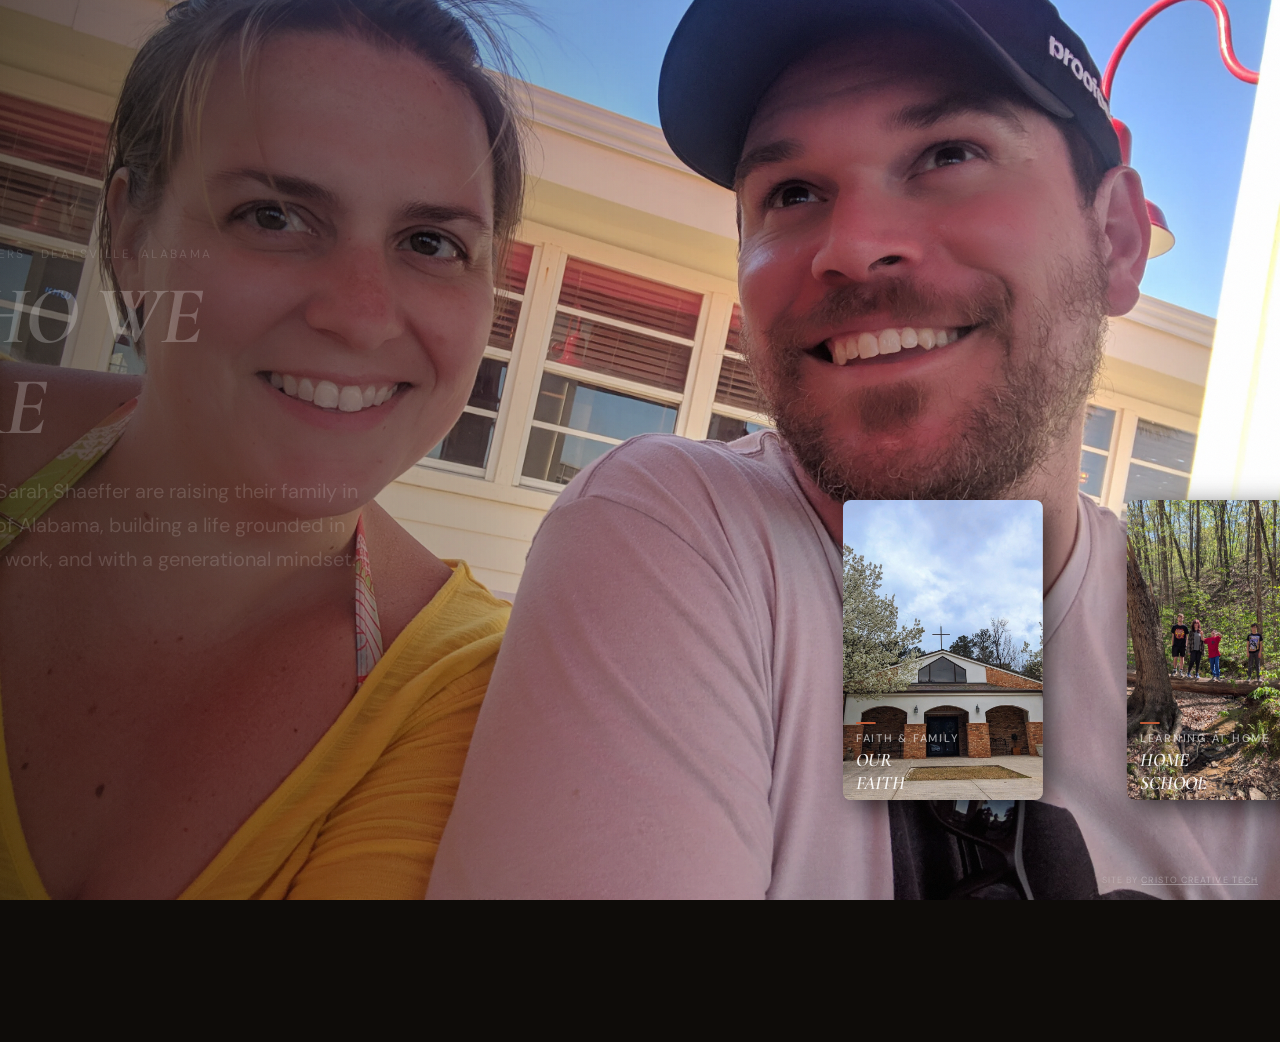
<file: index.html>
<!DOCTYPE html>
<html lang="en">
<head>
  <meta charset="UTF-8">
  <!-- Google tag (gtag.js) -->
  <script async src="https://www.googletagmanager.com/gtag/js?id=G-ZSSDC7WDNK"></script>
  <script>
    window.dataLayer = window.dataLayer || [];
    function gtag(){dataLayer.push(arguments);}
    gtag('js', new Date());
    gtag('config', 'G-ZSSDC7WDNK');
  </script>
  <meta name="viewport" content="width=device-width, initial-scale=1.0, viewport-fit=cover">
  <title>The Shaeffers | Faith &amp; Family in Alabama</title>
  <meta name="description" content="Matt and Sarah Shaeffer are raising their family in the heart of Alabama, rooted in Christian faith, homeschooling, and Southern community.">
  <meta name="keywords" content="Shaeffer family, Alabama family, Christian homeschool, Deatsville Alabama, faith family Southern life">
  <link rel="canonical" href="https://theshaeffers.com">
  <link rel="manifest" href="/manifest.json">
  <link rel="apple-touch-icon" href="/icons/icon.svg">
  <meta name="theme-color" content="#c05a35">
  <meta property="og:type" content="website">
  <meta property="og:url" content="https://theshaeffers.com">
  <meta property="og:title" content="The Shaeffers | Faith &amp; Family in Alabama">
  <meta property="og:description" content="Matt and Sarah Shaeffer are raising their family in the heart of Alabama, rooted in Christian faith, homeschooling, and Southern community.">
  <meta property="og:image" content="https://theshaeffers.com/images/mattandsarah.webp">
  <meta name="twitter:card" content="summary_large_image">
  <meta name="twitter:title" content="The Shaeffers | Faith &amp; Family in Alabama">
  <meta name="twitter:description" content="Matt and Sarah Shaeffer raising their family in Alabama, rooted in faith.">
  <meta name="twitter:image" content="https://theshaeffers.com/images/mattandsarah.webp">
  <script type="application/ld+json">
  {"@context":"https://schema.org","@type":"WebSite","name":"The Shaeffers","url":"https://theshaeffers.com","description":"The Shaeffer family: faith, homeschooling, and Southern life in Deatsville, Alabama."}
  </script>
  <link rel="preconnect" href="https://fonts.googleapis.com">
  <link rel="preconnect" href="https://fonts.gstatic.com" crossorigin>
  <link href="https://fonts.googleapis.com/css2?family=Cormorant+Garamond:ital,wght@0,300;0,400;0,500;0,600;0,700;1,300;1,400;1,500;1,600;1,700&family=DM+Sans:wght@300;400;500;600&display=swap" rel="stylesheet">
  <link href="https://fonts.googleapis.com/css2?family=Material+Symbols+Outlined:opsz,wght,FILL,GRAD@20..48,100..700,0..1,-50..200" rel="stylesheet">
  <style>
    *, *::before, *::after { box-sizing: border-box; margin: 0; padding: 0; }

    :root {
      --clay:       #c05a35;
      --clay-dark:  #a04828;
      --amber:      #c8913a;
      --dark:       #0e0c09;
      --text-hi:    rgba(255, 255, 255, 0.93);
      --text-mid:   rgba(255, 255, 255, 0.60);
      --text-lo:    rgba(255, 255, 255, 0.30);
    }

    html, body { width: 100%; height: 100%; overflow: hidden; }

    body {
      background: var(--dark);
      color: var(--text-hi);
      font-family: 'DM Sans', sans-serif;
      position: relative;
    }

    /* Grain */
    body::after {
      content: '';
      position: fixed;
      inset: 0;
      background-image: url("data:image/svg+xml,%3Csvg viewBox='0 0 512 512' xmlns='http://www.w3.org/2000/svg'%3E%3Cfilter id='n'%3E%3CfeTurbulence type='fractalNoise' baseFrequency='0.8' numOctaves='4' stitchTiles='stitch'/%3E%3C/filter%3E%3Crect width='100%25' height='100%25' filter='url(%23n)'/%3E%3C/svg%3E");
      background-size: 180px 180px;
      opacity: 0.038;
      pointer-events: none;
      z-index: 9000;
    }

    /* Left vignette to keep details readable over any image */
    .vignette {
      position: fixed;
      inset: 0;
      background: linear-gradient(
        to right,
        rgba(14, 12, 9, 0.62) 0%,
        rgba(14, 12, 9, 0.18) 45%,
        transparent 70%
      );
      z-index: 21;
      pointer-events: none;
    }

    /* ─── Cards ─────────────────────────────────── */
    .card {
      position: absolute;
      left: 0; top: 0;
      background-position: center;
      background-size: cover;
      box-shadow: 8px 8px 28px rgba(0,0,0,0.7);
    }

    .card-content {
      position: absolute;
      left: 0; top: 0;
      padding: 12px 13px;
      pointer-events: none;
    }

    .content-bar {
      width: 20px; height: 2px;
      border-radius: 99px;
      background: var(--clay);
      margin-bottom: 7px;
    }

    .content-section {
      font-size: 11px;
      font-weight: 500;
      letter-spacing: 0.16em;
      text-transform: uppercase;
      color: var(--text-mid);
      margin-bottom: 4px;
    }

    .content-t1, .content-t2 {
      font-family: 'Cormorant Garamond', serif;
      font-weight: 600;
      font-style: italic;
      font-size: 19px;
      line-height: 1.2;
      color: var(--text-hi);
    }

    /* ─── Details overlay ────────────────────────── */
    .details {
      position: absolute;
      top: 228px;
      left: 58px;
      z-index: 22;
      max-width: 500px;
    }

    .details .place-box { height: 46px; overflow: hidden; }

    .details .place-box .text {
      padding-top: 18px;
      font-size: 12px;
      font-weight: 400;
      letter-spacing: 0.2em;
      text-transform: uppercase;
      color: var(--text-mid);
      position: relative;
    }

    .details .place-box .text::before {
      content: '';
      position: absolute;
      top: 0; left: 0;
      width: 26px; height: 1.5px;
      border-radius: 99px;
      background: var(--clay);
    }

    .details .title-box-1,
    .details .title-box-2 {
      height: 90px;
      overflow: hidden;
      margin-top: 1px;
    }

    .details .title-1,
    .details .title-2 {
      font-family: 'Cormorant Garamond', serif;
      font-weight: 700;
      font-style: italic;
      font-size: 82px;
      line-height: 1.01;
      letter-spacing: -0.025em;
    }

    .details .desc {
      margin-top: 18px;
      font-size: 20px;
      line-height: 1.7;
      color: var(--text-mid);
      font-weight: 400;
      max-width: 480px;
    }

    /* ─── Navigation ──────────────────────────────── */
    nav {
      position: fixed;
      left: 0; top: 0; right: 0;
      z-index: 50;
      display: flex;
      align-items: center;
      justify-content: space-between;
      padding: 22px 42px;
      background: linear-gradient(to bottom, rgba(14,12,9,0.68) 0%, transparent 100%);
    }

    .nav-brand {
      display: flex;
      align-items: center;
      gap: 13px;
      text-decoration: none;
    }

    .nav-monogram {
      width: 34px; height: 34px;
      border: 1px solid rgba(255,255,255,0.17);
      border-radius: 50%;
      display: grid;
      place-items: center;
      font-family: 'Cormorant Garamond', serif;
      font-weight: 600;
      font-style: italic;
      font-size: 17px;
      color: var(--text-mid);
      transition: border-color 0.22s;
    }

    .nav-brand:hover .nav-monogram { border-color: rgba(255,255,255,0.38); }

    .nav-title {
      font-family: 'Cormorant Garamond', serif;
      font-weight: 500;
      font-style: italic;
      font-size: 22px;
      letter-spacing: 0.03em;
      color: var(--text-hi);
    }

    .nav-links {
      display: flex;
      align-items: center;
      gap: 30px;
    }

    .nav-links a {
      font-size: 10px;
      font-weight: 500;
      letter-spacing: 0.17em;
      text-transform: uppercase;
      color: var(--text-mid);
      text-decoration: none;
      position: relative;
      transition: color 0.2s;
    }

    .nav-links a:hover { color: var(--text-hi); }

    .nav-links a.active { color: var(--text-hi); }

    .nav-links a.active::after {
      content: '';
      position: absolute;
      bottom: -6px; left: 0; right: 0;
      height: 1.5px;
      border-radius: 99px;
      background: var(--clay);
    }

    /* ─── Indicator ───────────────────────────────── */
    .indicator {
      position: fixed;
      left: 0; right: 0; top: 0;
      height: 2px;
      z-index: 60;
      background: var(--clay);
    }

    /* ─── Pagination ──────────────────────────────── */
    .pagination {
      position: absolute;
      display: inline-flex;
      align-items: center;
    }

    .pagination .arrow {
      z-index: 60;
      width: 44px; height: 44px;
      border-radius: 50%;
      border: 1px solid rgba(255,255,255,0.17);
      display: grid;
      place-items: center;
      cursor: pointer;
      background: rgba(14,12,9,0.25);
      -webkit-backdrop-filter: blur(6px);
      backdrop-filter: blur(6px);
      transition: all 0.22s;
    }

    .pagination .arrow:hover {
      border-color: rgba(255,255,255,0.38);
      background: rgba(255,255,255,0.06);
    }

    .pagination .arrow-right { margin-left: 10px; }

    .pagination .arrow svg {
      width: 18px; height: 18px;
      stroke-width: 1.5;
      color: rgba(255,255,255,0.65);
    }

    .pagination .progress-sub-container {
      margin-left: 22px;
      z-index: 60;
      width: 300px; height: 44px;
      display: flex;
      align-items: center;
    }

    .pagination .progress-sub-background {
      width: 300px; height: 1.5px;
      background: rgba(255,255,255,0.12);
    }

    .pagination .progress-sub-foreground {
      height: 1.5px;
      background: var(--clay);
    }

    .pagination .slide-numbers {
      width: 44px; height: 44px;
      overflow: hidden;
      z-index: 60;
      position: relative;
    }

    .pagination .slide-numbers .item {
      width: 44px; height: 44px;
      position: absolute;
      top: 0; left: 0;
      display: grid;
      place-items: center;
      font-family: 'Cormorant Garamond', serif;
      font-size: 26px;
      font-weight: 600;
      color: var(--text-hi);
    }

    /* ─── Intro cover ─────────────────────────────── */
    .cover {
      position: absolute;
      left: 0; top: 0;
      width: 100vw; height: 100vh;
      background: var(--dark);
      z-index: 100;
    }

    /* ─── Site credit ─────────────────────────────── */
    .site-credit {
      position: fixed;
      bottom: 14px; right: 22px;
      z-index: 22;
      font-size: 9px;
      letter-spacing: 0.12em;
      text-transform: uppercase;
      color: rgba(255,255,255,0.22);
      pointer-events: none;
    }
    .site-credit a {
      color: rgba(255,255,255,0.32);
      pointer-events: auto;
      transition: color 0.2s;
    }
    .site-credit a:hover { color: rgba(255,255,255,0.62); }

    /* ─── Mobile swipe cue (hint → dots) ────────── */
    .mobile-cue {
      display: none;
      position: fixed;
      left: 0; right: 0;
      bottom: calc(86px + env(safe-area-inset-bottom));
      z-index: 55;
      height: 18px;
      place-items: center;
      pointer-events: none;
      opacity: 0;
      transition: opacity 0.6s ease;
    }
    .mobile-cue.ready { opacity: 1; }
    .mobile-cue > * {
      grid-area: 1 / 1;
      transition: opacity 0.5s ease;
    }

    .cue-hint {
      display: flex;
      align-items: center;
      gap: 8px;
      font-family: 'DM Sans', sans-serif;
      font-size: 10px;
      font-weight: 400;
      letter-spacing: 0.22em;
      text-transform: uppercase;
      color: rgba(255,255,255,0.55);
      text-shadow: 0 1px 6px rgba(14,12,9,0.6);
    }
    .cue-hint svg {
      width: 15px; height: 15px;
      animation: cue-nudge 1.9s ease-in-out infinite;
    }
    @keyframes cue-nudge {
      0%, 100% { transform: translateX(-2px); opacity: 0.5; }
      50%      { transform: translateX(4px);  opacity: 1;   }
    }
    .mobile-cue.dots-only .cue-hint { opacity: 0; }

    .slide-dots {
      display: flex;
      align-items: center;
      gap: 7px;
      opacity: 0;
    }
    .mobile-cue.dots-only .slide-dots { opacity: 1; }
    .slide-dots .dot {
      width: 6px; height: 6px;
      border-radius: 99px;
      background: rgba(255,255,255,0.3);
      transition: width 0.5s cubic-bezier(0.4, 0, 0.2, 1), background 0.5s ease;
    }
    .slide-dots .dot.on {
      width: 20px;
      background: var(--clay);
    }

    @media (prefers-reduced-motion: reduce) {
      .cue-hint svg { animation: none; }
    }

    /* ─── Bottom Nav ────────────────────────────────── */
    .bottom-nav-home {
      display: none;
      position: fixed;
      top: auto;
      bottom: 0;
      left: 0;
      width: 100%;
      z-index: 60;
      justify-content: space-around;
      align-items: center;
      padding: 0.6rem 1rem calc(1.4rem + env(safe-area-inset-bottom));
      background: rgba(14, 12, 9, 0.86);
      backdrop-filter: blur(16px);
      -webkit-backdrop-filter: blur(16px);
      border-top: 1px solid rgba(255,255,255,0.07);
    }
    .bn-item {
      display: flex;
      flex-direction: column;
      align-items: center;
      gap: 0.15rem;
      padding: 0.3rem 1rem;
      border-radius: 0.5rem;
      color: rgba(255,255,255,0.45);
      font-family: 'Cormorant Garamond', serif;
      font-style: italic;
      font-size: 0.65rem;
      letter-spacing: 0.05em;
      text-decoration: none;
      transition: color 0.2s ease;
    }
    .bn-item .material-symbols-outlined {
      font-size: 1.35rem;
      font-variation-settings: 'FILL' 0, 'wght' 300, 'GRAD' 0, 'opsz' 24;
    }
    .bn-item.active {
      color: var(--clay);
    }
    .bn-item:hover { color: rgba(255,255,255,0.8); }

    /* ─── Mobile ──────────────────────────────────── */
    @media (max-width: 767px) {
      /* Switch vignette from left-grad to bottom-grad so images are visible */
      .vignette {
        background: linear-gradient(
          to top,
          rgba(14, 12, 9, 0.82) 0%,
          rgba(14, 12, 9, 0.35) 38%,
          transparent 62%
        );
      }
      .details {
        top: auto !important;
        bottom: calc(114px + env(safe-area-inset-bottom));
        left: 24px;
        right: 24px;
        max-width: none;
      }
      .details .title-1, .details .title-2 {
        font-size: 46px;
      }
      .details .title-box-1, .details .title-box-2 {
        height: 52px;
      }
      .details .desc { font-size: 18px; max-width: 100%; }
      .nav-links { display: none; }
      .bottom-nav-home { display: flex; }
      /* Hide pagination arrows on mobile; carousel auto-advances */
      .pagination { display: none !important; }
      /* Swipe cue stands in for the desktop pagination bar */
      .mobile-cue { display: grid; }
    }

    /* ─── Short phones (iPhone SE / 8 class) ─────── */
    /* The long slides already fill these screens, so the cue gives up its
       text row and tucks the dots into the strip above the bottom nav. */
    @media (max-width: 767px) and (max-height: 620px) {
      .details { bottom: calc(90px + env(safe-area-inset-bottom)); }
      .mobile-cue {
        bottom: calc(82px + env(safe-area-inset-bottom));
        height: 6px;
      }
      .cue-hint { display: none; }
      .slide-dots { opacity: 1; }
    }
  </style>
</head>
<body>

  <div class="indicator"></div>
  <div class="vignette"></div>

  <nav>
    <a class="nav-brand" href="index.html">
      <div class="nav-monogram">S</div>
      <span class="nav-title">The Shaeffers</span>
    </a>
    <div class="nav-links">
      <a href="index.html" class="active">Home</a>
      <a href="projects.html">Projects</a>
      <a href="curriculum.html">Curriculum</a>
    </div>
  </nav>

  <div id="demo"></div>

  <!-- Details: even (initialized with card 0 data) -->
  <div class="details" id="details-even">
    <div class="place-box"><div class="text">The Shaeffers · Deatsville, Alabama</div></div>
    <div class="title-box-1"><div class="title-1">WHO WE</div></div>
    <div class="title-box-2"><div class="title-2">ARE</div></div>
    <div class="desc">Matt and Sarah Shaeffer are raising their family in the heart of Alabama, building a life grounded in faith, hard work, and with a generational mindset.</div>
  </div>

  <!-- Details: odd (content swapped in before shown) -->
  <div class="details" id="details-odd">
    <div class="place-box"><div class="text">The Shaeffers · Deatsville, Alabama</div></div>
    <div class="title-box-1"><div class="title-1">WHO WE</div></div>
    <div class="title-box-2"><div class="title-2">ARE</div></div>
    <div class="desc">Matt and Sarah Shaeffer are raising their family in the heart of Alabama, building a life grounded in faith, hard work, and with a generational mindset.</div>
  </div>

  <div class="site-credit">Site by <a href="https://cristocreativetech.com" target="_blank" rel="noopener">Cristo Creative Tech</a></div>

  <!-- Mobile only: swipe hint that cross-fades into slide dots -->
  <div class="mobile-cue" id="mobile-cue">
    <div class="cue-hint">
      <span>Swipe</span>
      <svg viewBox="0 0 24 24" fill="none" stroke="currentColor" aria-hidden="true">
        <path stroke-linecap="round" stroke-linejoin="round" stroke-width="2" d="M4 12h13M12 6l6 6-6 6"/>
      </svg>
    </div>
    <div class="slide-dots" id="slide-dots" aria-hidden="true"></div>
  </div>

  <div class="pagination" id="pagination">
    <div class="arrow arrow-left">
      <svg xmlns="http://www.w3.org/2000/svg" fill="none" viewBox="0 0 24 24" stroke="currentColor">
        <path stroke-linecap="round" stroke-linejoin="round" d="M15.75 19.5L8.25 12l7.5-7.5"/>
      </svg>
    </div>
    <div class="arrow arrow-right">
      <svg xmlns="http://www.w3.org/2000/svg" fill="none" viewBox="0 0 24 24" stroke="currentColor">
        <path stroke-linecap="round" stroke-linejoin="round" d="M8.25 4.5l7.5 7.5-7.5 7.5"/>
      </svg>
    </div>
    <div class="progress-sub-container">
      <div class="progress-sub-background">
        <div class="progress-sub-foreground"></div>
      </div>
    </div>
    <div class="slide-numbers" id="slide-numbers"></div>
  </div>

  <div class="cover"></div>

  <script src="https://cdnjs.cloudflare.com/ajax/libs/gsap/3.12.2/gsap.min.js"></script>
  <script>
  const data = [
    {
      section:     'The Shaeffers · Deatsville, Alabama',
      title:       'WHO WE',
      title2:      'ARE',
      description: 'Matt and Sarah Shaeffer are raising their family in the heart of Alabama, building a life grounded in faith, hard work, and with a generational mindset.',
      image:       './images/mattandsarah.webp',
    },
    {
      section:     'Faith & Family',
      title:       'OUR',
      title2:      'FAITH',
      description: 'A family centered on God. We pray together, we go to church together, we practice faimly worship together, and we sing together. Christ is KING!',
      image:       './images/church.webp',
    },
    {
      section:     'Learning at Home',
      title:       'HOME',
      title2:      'SCHOOL',
      description: 'We believe Christian parents are called to homeschool their children. We are to personally train and educate our children in the fear and admonition of the Lord. Our family is blessed THROUGH homeschooling.',
      image:       './images/tree-kids.webp',
    },
    {
      section:     'Sweet Home Alabama',
      title:       'LIFE IN',
      title2:      'ALABAMA',
      description: "Alabama is a great place to raise a family. Good people, great trails and beaches, close to family, great food! Known for hospitality and down to earth values. Christians are taking back our culture and our politics here and we love it.",
      image:       './images/cow.webp',
    },
  ];

  const $ = (id) => document.getElementById(id);
  const set = gsap.set;
  const ease = 'sine.inOut';

  const PROGRESS_W = 300;
  const CARD_W     = 200;
  const CARD_H     = 300;
  const GAP        = 36;
  const NUM_SZ     = 44;

  const isMobile = window.innerWidth < 768;

  let order       = [0, 1, 2, 3];
  let detailsEven = true;
  let offsetTop, offsetLeft;

  /* ── Helpers ─────────────────────────────────────────── */
  const card    = (i) => `#card${i}`;
  const content = (i) => `#card-content-${i}`;
  const numEl   = (i) => `#slide-item-${i}`;

  function updateDetails(sel, idx) {
    const d = data[idx];
    document.querySelector(`${sel} .place-box .text`).textContent = d.section;
    document.querySelector(`${sel} .title-1`).textContent         = d.title;
    document.querySelector(`${sel} .title-2`).textContent         = d.title2;
    document.querySelector(`${sel} .desc`).textContent            = d.description;
  }

  /* ── Build DOM ────────────────────────────────────────── */
  $('demo').innerHTML = data.map((d, i) =>
    `<div class="card" id="card${i}" data-idx="${i}" style="background-image:url('${d.image}')"></div>` +
    `<div class="card-content" id="card-content-${i}">
      <div class="content-bar"></div>
      <div class="content-section">${d.section}</div>
      <div class="content-t1">${d.title}</div>
      <div class="content-t2">${d.title2}</div>
    </div>`
  ).join('');

  $('slide-numbers').innerHTML = data.map((_, i) =>
    `<div class="item" id="slide-item-${i}">${i + 1}</div>`
  ).join('');

  /* ── Mobile swipe cue ──────────────────────────── */
  const cueEl  = $('mobile-cue');
  const dotsEl = $('slide-dots');

  let hintSeen = false;
  try { hintSeen = sessionStorage.getItem('swipeHintSeen') === '1'; } catch (e) {}
  let hintDone = !isMobile || hintSeen;

  if (isMobile) {
    dotsEl.innerHTML = data.map(() => '<div class="dot"></div>').join('');
    if (hintDone) cueEl.classList.add('dots-only');
  }

  function syncDots() {
    if (!isMobile) return;
    dotsEl.querySelectorAll('.dot').forEach((d, i) => d.classList.toggle('on', i === order[0]));
  }

  /* Hint retires once the visitor has seen a slide change */
  function dismissHint() {
    if (hintDone) return;
    hintDone = true;
    try { sessionStorage.setItem('swipeHintSeen', '1'); } catch (e) {}
    cueEl.classList.add('dots-only');
  }

  /* ── Init ─────────────────────────────────────────────── */
  function init() {
    offsetTop  = window.innerHeight - 400;
    offsetLeft = isMobile ? window.innerWidth + 100 : window.innerWidth - 740;

    const [active, ...rest] = order;
    const da = detailsEven ? '#details-even' : '#details-odd';
    const di = detailsEven ? '#details-odd'  : '#details-even';

    if (isMobile) {
      set('#pagination', { top: window.innerHeight - 80, left: window.innerWidth / 2 - 49, y: 80, opacity: 0, zIndex: 60 });
    } else {
      set('#pagination', { top: offsetTop + 330, left: offsetLeft, y: 200, opacity: 0, zIndex: 60 });
    }
    set('nav', { y: -200, opacity: 0 });

    set(card(active),    { x: 0, y: 0, width: window.innerWidth, height: window.innerHeight });
    set(content(active), { x: 0, y: 0, opacity: 0 });

    set(da, { opacity: 0, zIndex: 22, x: -200 });
    set(di, { opacity: 0, zIndex: 12 });
    set(`${di} .text`,    { y: 100 });
    set(`${di} .title-1`, { y: 100 });
    set(`${di} .title-2`, { y: 100 });
    set(`${di} .desc`,    { y: 50  });

    set('.progress-sub-foreground', { width: PROGRESS_W / order.length * (active + 1) });
    syncDots();

    rest.forEach((i, idx) => {
      set(card(i),    { x: offsetLeft + 400 + idx * (CARD_W + GAP), y: offsetTop, width: CARD_W, height: CARD_H, zIndex: 30, borderRadius: 8 });
      set(content(i), { x: offsetLeft + 400 + idx * (CARD_W + GAP), y: offsetTop + CARD_H - 90, zIndex: 40 });
      set(numEl(i),   { x: (idx + 1) * NUM_SZ });
    });

    set('.indicator', { x: -window.innerWidth });

    const delay = 0.65;

    gsap.to('.cover', { x: window.innerWidth + 400, delay: 0.45, ease, onComplete: () => setTimeout(startLoop, 500) });

    if (!isMobile) {
      rest.forEach((i, idx) => {
        gsap.to(card(i),    { x: offsetLeft + idx * (CARD_W + GAP), zIndex: 30, ease, delay: delay + 0.05 * idx });
        gsap.to(content(i), { x: offsetLeft + idx * (CARD_W + GAP), zIndex: 40, ease, delay: delay + 0.05 * idx });
      });
    }

    gsap.to('#pagination', { y: 0, opacity: 1, ease, delay });
    if (isMobile) setTimeout(() => cueEl.classList.add('ready'), (delay + 0.45) * 1000);
    gsap.to('nav',         { y: 0, opacity: 1, ease, delay });
    gsap.to(da,            { opacity: 1, x: 0, ease, delay });
  }

  /* ── Step (forward) ───────────────────────────────────── */
  function step() {
    return new Promise(resolve => {
      order.push(order.shift());
      detailsEven = !detailsEven;

      const da = detailsEven ? '#details-even' : '#details-odd';
      const di = detailsEven ? '#details-odd'  : '#details-even';

      updateDetails(da, order[0]);

      set(da, { zIndex: 22 });
      gsap.to(da,               { opacity: 1, delay: 0.4,  ease });
      gsap.to(`${da} .text`,    { y: 0, delay: 0.10, duration: 0.70, ease });
      gsap.to(`${da} .title-1`, { y: 0, delay: 0.15, duration: 0.70, ease });
      gsap.to(`${da} .title-2`, { y: 0, delay: 0.15, duration: 0.70, ease });
      gsap.to(`${da} .desc`,    { y: 0, delay: 0.30, duration: 0.40, onComplete: resolve, ease });
      set(di, { zIndex: 12 });

      const [active, ...rest] = order;
      const prv = rest[rest.length - 1];

      set(card(prv),    { zIndex: 10 });
      set(card(active), { zIndex: 20 });
      gsap.to(card(prv), { scale: 1.5, ease });

      gsap.to(content(active), { y: offsetTop + CARD_H - 10, opacity: 0, duration: 0.3, ease });
      gsap.to(numEl(active),   { x: 0,        ease });
      gsap.to(numEl(prv),      { x: -NUM_SZ,  ease });
      gsap.to('.progress-sub-foreground', { width: PROGRESS_W / order.length * (active + 1), ease });
      syncDots();
      dismissHint();

      gsap.to(card(active), {
        x: 0, y: 0, ease,
        width: window.innerWidth, height: window.innerHeight, borderRadius: 0,
        onComplete: () => {
          const xNew = offsetLeft + (rest.length - 1) * (CARD_W + GAP);
          set(card(prv),    { x: xNew, y: offsetTop, width: CARD_W, height: CARD_H, zIndex: 30, borderRadius: 8, scale: 1 });
          set(content(prv), { x: xNew, y: offsetTop + CARD_H - 90, opacity: 1, zIndex: 40 });
          set(numEl(prv),   { x: rest.length * NUM_SZ });
          set(di, { opacity: 0 });
          set(`${di} .text`,    { y: 100 });
          set(`${di} .title-1`, { y: 100 });
          set(`${di} .title-2`, { y: 100 });
          set(`${di} .desc`,    { y: 50  });
        },
      });

      rest.forEach((i, idx) => {
        if (i === prv) return;
        const xNew = offsetLeft + idx * (CARD_W + GAP);
        set(card(i), { zIndex: 30 });
        gsap.to(card(i),    { x: xNew, y: offsetTop, width: CARD_W, height: CARD_H, ease, delay: 0.1 * (idx + 1) });
        gsap.to(content(i), { x: xNew, y: offsetTop + CARD_H - 90, opacity: 1, zIndex: 40, ease, delay: 0.1 * (idx + 1) });
        gsap.to(numEl(i),   { x: (idx + 1) * NUM_SZ, ease });
      });
    });
  }

  /* ── Auto-loop ─────────────────────────────────────────── */
  let indicatorTL = null;
  let isStepping  = false;
  let isHovered   = false;

  function startLoop() {
    if (indicatorTL || isStepping) return;

    set('.indicator', { x: -window.innerWidth });

    indicatorTL = gsap.timeline({
      onComplete: async () => {
        indicatorTL = null;
        set('.indicator', { x: -window.innerWidth });
        isStepping = true;
        await step();
        isStepping = false;
        if (!isHovered) startLoop();
      },
    });

    indicatorTL
      .to('.indicator', { x: 0,                duration: 5.0, ease: 'none' })
      .to('.indicator', { x: window.innerWidth, duration: 0.6, delay: 0.25, ease });

    if (isHovered) indicatorTL.pause();
  }

  /* ── Hover: pause / resume ── */
  document.addEventListener('mousemove', () => {
    if (!isHovered) {
      isHovered = true;
      if (indicatorTL) indicatorTL.pause();
    }
  });

  let resumeTimer = null;
  document.addEventListener('mouseleave', () => {
    clearTimeout(resumeTimer);
    resumeTimer = setTimeout(() => {
      isHovered = false;
      if (indicatorTL) {
        indicatorTL.resume();
      } else if (!isStepping) {
        startLoop();
      }
    }, 200);
  });

  /* ── Advance (forward), fixed: no longer requires loop to be running ── */
  async function advance() {
    if (isStepping) return;
    if (indicatorTL) { indicatorTL.kill(); indicatorTL = null; }
    set('.indicator', { x: -window.innerWidth });
    isStepping = true;
    await step();
    isStepping = false;
    if (!isHovered) startLoop();
  }

  /* ── Retreat (backward): teleports to previous slide ── */
  async function retreat() {
    if (isStepping) return;
    if (indicatorTL) { indicatorTL.kill(); indicatorTL = null; }
    set('.indicator', { x: -window.innerWidth });

    order.unshift(order.pop());
    detailsEven = !detailsEven;

    const [active, ...rest] = order;
    const da = detailsEven ? '#details-even' : '#details-odd';
    const di = detailsEven ? '#details-odd'  : '#details-even';

    updateDetails(da, active);

    set(card(active), { x: 0, y: 0, width: window.innerWidth, height: window.innerHeight, zIndex: 20, borderRadius: 0, scale: 1 });
    set(content(active), { opacity: 0 });

    rest.forEach((i, idx) => {
      const xNew = offsetLeft + idx * (CARD_W + GAP);
      set(card(i),    { x: xNew, y: offsetTop, width: CARD_W, height: CARD_H, zIndex: 30, borderRadius: 8, scale: 1 });
      set(content(i), { x: xNew, y: offsetTop + CARD_H - 90, opacity: 1, zIndex: 40 });
      set(numEl(i),   { x: (idx + 1) * NUM_SZ });
    });
    set(numEl(active), { x: 0 });
    set('.progress-sub-foreground', { width: PROGRESS_W / order.length * (active + 1) });
    syncDots();
    dismissHint();

    set(da, { zIndex: 22, opacity: 0, x: -40 });
    set(di, { zIndex: 12, opacity: 0 });
    set(`${di} .text`,    { y: 100 });
    set(`${di} .title-1`, { y: 100 });
    set(`${di} .title-2`, { y: 100 });
    set(`${di} .desc`,    { y: 50  });

    isStepping = true;
    await new Promise(resolve => {
      gsap.to(da,               { opacity: 1, x: 0,  duration: 0.4, ease });
      gsap.to(`${da} .text`,    { y: 0, duration: 0.5, ease });
      gsap.to(`${da} .title-1`, { y: 0, delay: 0.05, duration: 0.5, ease });
      gsap.to(`${da} .title-2`, { y: 0, delay: 0.05, duration: 0.5, ease });
      gsap.to(`${da} .desc`,    { y: 0, delay: 0.2, duration: 0.4, onComplete: resolve, ease });
    });

    isStepping = false;
    if (!isHovered) startLoop();
  }

  /* ── Touch / swipe ──────────────────────────────────────── */
  let touchStartX = null;
  document.addEventListener('touchstart', (e) => {
    touchStartX = e.touches[0].clientX;
  }, { passive: true });
  document.addEventListener('touchend', (e) => {
    if (touchStartX === null) return;
    const dx = e.changedTouches[0].clientX - touchStartX;
    touchStartX = null;
    if (dx < -50) advance();
    if (dx >  50) retreat();
  }, { passive: true });

  /* ── Thumbnail click ────────────────────────────────────── */
  document.querySelector('#demo').addEventListener('click', (e) => {
    const cardEl = e.target.closest('.card');
    if (!cardEl) return;
    const dataIdx = parseInt(cardEl.dataset.idx);
    if (dataIdx === order[0]) return;
    advance();
  });

  document.querySelector('.arrow-right').addEventListener('click', advance);
  document.querySelector('.arrow-left').addEventListener('click', retreat);

  /* ── PWA ──────────────────────────────────────────────── */
  if ('serviceWorker' in navigator) {
    window.addEventListener('load', () => navigator.serviceWorker.register('/sw.js'));
  }

  /* ── Start ─────────────────────────────────────────────── */
  function loadImage(src) {
    return new Promise(resolve => {
      const img = new Image();
      img.onload  = resolve;
      img.onerror = resolve;
      img.src = src;
    });
  }

  Promise.all(data.map(d => loadImage(d.image))).then(init);
  </script>

  <nav class="bottom-nav-home" aria-label="Mobile navigation">
    <a href="index.html" class="bn-item active">
      <span class="material-symbols-outlined" aria-hidden="true">home</span>
      <span>Home</span>
    </a>
    <a href="projects.html" class="bn-item">
      <span class="material-symbols-outlined" aria-hidden="true">folder_open</span>
      <span>Projects</span>
    </a>
    <a href="curriculum.html" class="bn-item">
      <span class="material-symbols-outlined" aria-hidden="true">school</span>
      <span>Curriculum</span>
    </a>
  </nav>

</body>
</html>
</file>
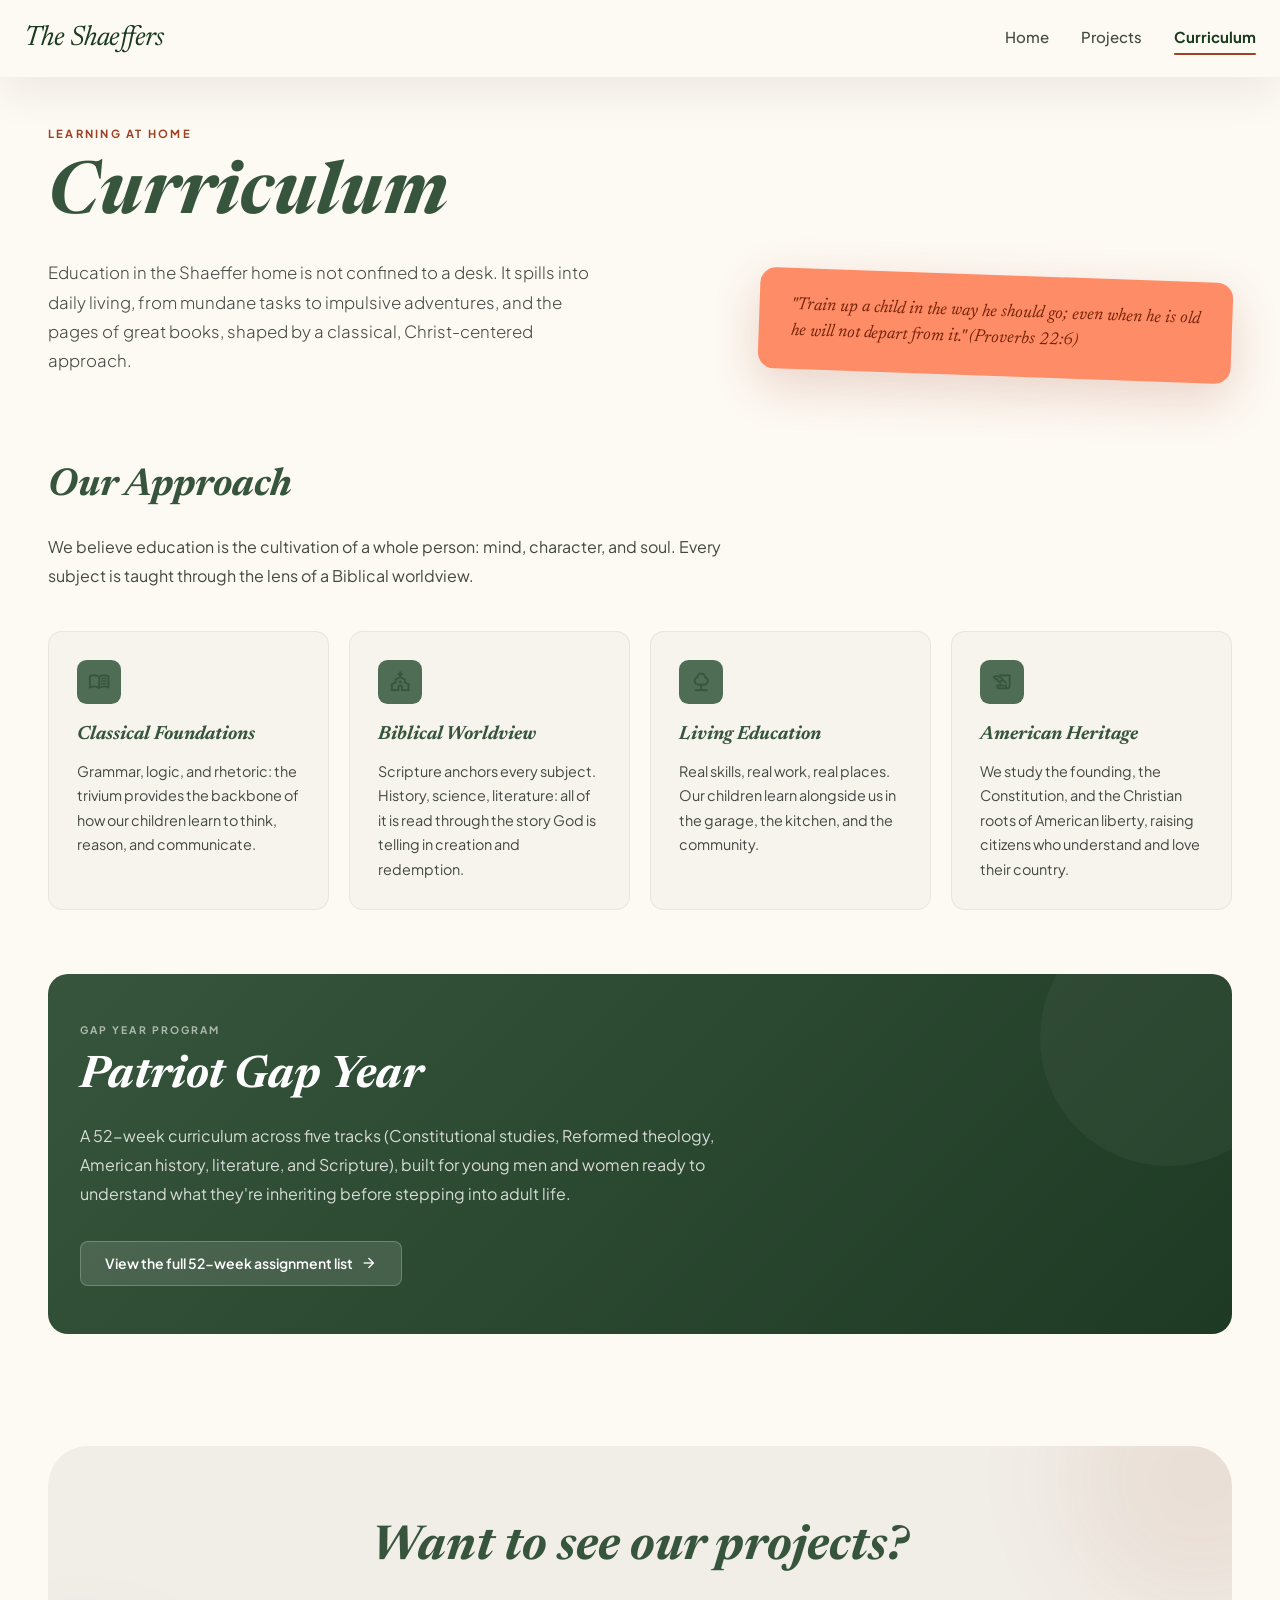
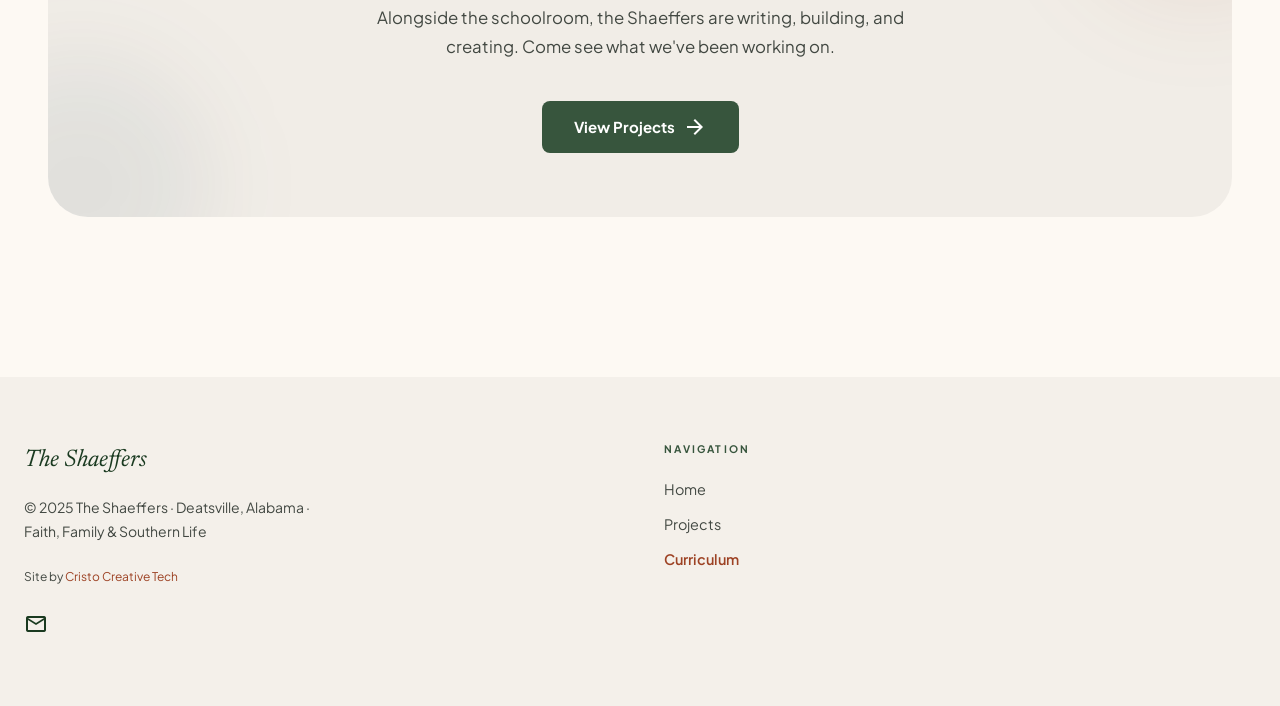
<file: curriculum.html>
<!DOCTYPE html>
<html lang="en">
<head>
  <meta charset="UTF-8">
  <!-- Google tag (gtag.js) -->
  <script async src="https://www.googletagmanager.com/gtag/js?id=G-ZSSDC7WDNK"></script>
  <script>
    window.dataLayer = window.dataLayer || [];
    function gtag(){dataLayer.push(arguments);}
    gtag('js', new Date());
    gtag('config', 'G-ZSSDC7WDNK');
  </script>
  <meta name="viewport" content="width=device-width, initial-scale=1.0, viewport-fit=cover">
  <title>Curriculum | The Shaeffers</title>
  <meta name="description" content="The Shaeffer family's approach to homeschooling: classical education, Christian worldview, and the Patriot Gap Year program.">
  <link rel="preconnect" href="https://fonts.googleapis.com">
  <link rel="preconnect" href="https://fonts.gstatic.com" crossorigin>
  <link href="https://fonts.googleapis.com/css2?family=Newsreader:ital,opsz,wght@0,6..72,200..800;1,6..72,200..800&family=Plus+Jakarta+Sans:wght@200..800&display=swap" rel="stylesheet">
  <link href="https://fonts.googleapis.com/css2?family=Material+Symbols+Outlined:opsz,wght,FILL,GRAD@20..48,100..700,0..1,-50..200" rel="stylesheet">
  <link rel="manifest" href="/manifest.json">
  <link rel="apple-touch-icon" href="/icons/icon.svg">
  <meta name="theme-color" content="#37553d">
  <link rel="stylesheet" href="styles.css">
  <style>
    .curriculum-section {
      max-width: 1280px;
      margin: 0 auto 4rem;
      padding: 0 1.5rem;
    }
    @media (min-width: 768px) {
      .curriculum-section { padding: 0 3rem; }
    }
    .curriculum-section__heading {
      font-family: var(--font-serif);
      font-size: clamp(1.6rem, 3vw, 2.4rem);
      font-style: italic;
      color: var(--c-primary);
      margin-bottom: 1rem;
    }
    .curriculum-section__sub {
      font-size: 1rem;
      color: var(--c-on-surface-variant);
      line-height: 1.8;
      max-width: 60ch;
      margin-bottom: 2.5rem;
    }
    .curriculum-pillars {
      display: grid;
      grid-template-columns: 1fr;
      gap: 1.25rem;
      margin-bottom: 4rem;
    }
    @media (min-width: 640px)  { .curriculum-pillars { grid-template-columns: 1fr 1fr; } }
    @media (min-width: 1024px) { .curriculum-pillars { grid-template-columns: repeat(4, 1fr); } }
    .pillar-card {
      background: var(--c-surface-low);
      border: 1px solid var(--c-outline-variant);
      border-radius: 0.875rem;
      padding: 1.75rem;
    }
    .pillar-card__icon {
      display: flex;
      align-items: center;
      justify-content: center;
      width: 2.75rem;
      height: 2.75rem;
      border-radius: 0.6rem;
      background: var(--c-primary-container);
      color: var(--c-primary);
      margin-bottom: 1rem;
    }
    .pillar-card__icon .material-symbols-outlined { font-size: 1.4rem; }
    .pillar-card__title {
      font-family: var(--font-serif);
      font-style: italic;
      font-size: 1.2rem;
      color: var(--c-primary);
      margin-bottom: 0.5rem;
    }
    .pillar-card__body {
      font-size: 0.9rem;
      color: var(--c-on-surface-variant);
      line-height: 1.7;
    }

    .patriot-banner {
      background: linear-gradient(135deg, var(--c-primary) 0%, #1e3a24 100%);
      border-radius: 1.25rem;
      padding: 3rem 2rem;
      color: #fff;
      margin-bottom: 4rem;
      position: relative;
      overflow: hidden;
    }
    .patriot-banner::before {
      content: '';
      position: absolute;
      top: -4rem; right: -4rem;
      width: 16rem; height: 16rem;
      border-radius: 50%;
      background: rgba(255,255,255,0.04);
    }
    .patriot-banner__eyebrow {
      display: block;
      font-size: 0.65rem;
      font-weight: 700;
      letter-spacing: 0.2em;
      text-transform: uppercase;
      color: rgba(255,255,255,0.6);
      margin-bottom: 0.75rem;
    }
    .patriot-banner__title {
      font-family: var(--font-serif);
      font-size: clamp(1.8rem, 4vw, 2.8rem);
      font-style: italic;
      line-height: 1.15;
      margin-bottom: 1.25rem;
    }
    .patriot-banner__body {
      font-size: 1rem;
      line-height: 1.8;
      color: rgba(255,255,255,0.8);
      max-width: 55ch;
      margin-bottom: 2rem;
    }
    .patriot-banner__link {
      display: inline-flex;
      align-items: center;
      gap: 0.5rem;
      background: rgba(255,255,255,0.12);
      border: 1px solid rgba(255,255,255,0.22);
      color: #fff;
      padding: 0.65rem 1.5rem;
      border-radius: 0.5rem;
      font-weight: 600;
      font-size: 0.875rem;
      transition: background 0.2s ease;
      text-decoration: none;
    }
    .patriot-banner__link:hover { background: rgba(255,255,255,0.2); }
    .patriot-banner__link .material-symbols-outlined { font-size: 1rem; }

    .adv-outro { padding: 3rem 1.5rem 5rem; }
    @media (min-width: 768px) { .adv-outro { padding: 3rem 3rem 6rem; } }
  </style>
</head>
<body>

  <nav class="site-nav" aria-label="Primary navigation">
    <div class="nav-inner">
      <a class="nav-brand" href="index.html">
        <span class="nav-title">The Shaeffers</span>
      </a>
      <div class="nav-links">
        <a href="index.html">Home</a>
        <a href="projects.html">Projects</a>
        <a href="curriculum.html" class="active">Curriculum</a>
      </div>
    </div>
  </nav>

  <main>

    <div class="hero-interior">
      <div class="hero-interior-grid">
        <div>
          <span class="hero-interior__eyebrow">Learning at Home</span>
          <h1 class="hero-interior__headline">Curriculum</h1>
          <p class="hero-interior__sub">Education in the Shaeffer home is not confined to a desk. It spills into daily living, from mundane tasks to impulsive adventures, and the pages of great books, shaped by a classical, Christ-centered approach.</p>
        </div>
        <div>
          <div class="hero-quote-card">
            <p>"Train up a child in the way he should go; even when he is old he will not depart from it." (Proverbs 22:6)</p>
          </div>
        </div>
      </div>
    </div>

    <!-- Pillars -->
    <div class="curriculum-section">
      <h2 class="curriculum-section__heading">Our Approach</h2>
      <p class="curriculum-section__sub">We believe education is the cultivation of a whole person: mind, character, and soul. Every subject is taught through the lens of a Biblical worldview.</p>

      <div class="curriculum-pillars">
        <div class="pillar-card">
          <div class="pillar-card__icon">
            <span class="material-symbols-outlined" aria-hidden="true">menu_book</span>
          </div>
          <h3 class="pillar-card__title">Classical Foundations</h3>
          <p class="pillar-card__body">Grammar, logic, and rhetoric: the trivium provides the backbone of how our children learn to think, reason, and communicate.</p>
        </div>
        <div class="pillar-card">
          <div class="pillar-card__icon">
            <span class="material-symbols-outlined" aria-hidden="true">church</span>
          </div>
          <h3 class="pillar-card__title">Biblical Worldview</h3>
          <p class="pillar-card__body">Scripture anchors every subject. History, science, literature: all of it is read through the story God is telling in creation and redemption.</p>
        </div>
        <div class="pillar-card">
          <div class="pillar-card__icon">
            <span class="material-symbols-outlined" aria-hidden="true">nature</span>
          </div>
          <h3 class="pillar-card__title">Living Education</h3>
          <p class="pillar-card__body">Real skills, real work, real places. Our children learn alongside us in the garage, the kitchen, and the community.</p>
        </div>
        <div class="pillar-card">
          <div class="pillar-card__icon">
            <span class="material-symbols-outlined" aria-hidden="true">history_edu</span>
          </div>
          <h3 class="pillar-card__title">American Heritage</h3>
          <p class="pillar-card__body">We study the founding, the Constitution, and the Christian roots of American liberty, raising citizens who understand and love their country.</p>
        </div>
      </div>
    </div>

    <!-- Patriot Gap Year -->
    <div class="curriculum-section">
      <div class="patriot-banner">
        <span class="patriot-banner__eyebrow">Gap Year Program</span>
        <h2 class="patriot-banner__title">Patriot Gap Year</h2>
        <p class="patriot-banner__body">A 52-week curriculum across five tracks (Constitutional studies, Reformed theology, American history, literature, and Scripture), built for young men and women ready to understand what they're inheriting before stepping into adult life.</p>
        <a href="gapyear.html" class="patriot-banner__link">
          View the full 52-week assignment list
          <span class="material-symbols-outlined" aria-hidden="true">arrow_forward</span>
        </a>
      </div>
    </div>

    <!-- Outro -->
    <div class="adv-outro">
      <div class="outro-card">
        <h2 class="outro-card__title">Want to see our projects?</h2>
        <p class="outro-card__sub">Alongside the schoolroom, the Shaeffers are writing, building, and creating. Come see what we've been working on.</p>
        <a href="projects.html" class="btn-primary">
          View Projects
          <span class="material-symbols-outlined" aria-hidden="true">arrow_forward</span>
        </a>
      </div>
    </div>

  </main>

  <footer class="site-footer">
    <div class="footer-inner">
      <div>
        <span class="footer-title">The Shaeffers</span>
        <p class="footer-copy">© 2025 The Shaeffers · Deatsville, Alabama · Faith, Family &amp; Southern Life</p>
        <p class="footer-copy" style="margin-top:0.5rem;font-size:0.75rem;">Site by <a href="https://cristocreativetech.com" target="_blank" rel="noopener" style="color:var(--c-secondary)">Cristo Creative Tech</a></p>
        <div class="footer-social">
          <a href="mailto:matt@theshaeffers.com" aria-label="Email us">
            <span class="material-symbols-outlined" aria-hidden="true">mail</span>
          </a>
        </div>
      </div>
      <div class="footer-nav-grid">
        <div class="footer-nav-col">
          <span class="footer-nav-heading">Navigation</span>
          <a href="index.html">Home</a>
          <a href="projects.html">Projects</a>
          <a href="curriculum.html">Curriculum</a>
        </div>
      </div>
    </div>
  </footer>

  <nav class="bottom-nav" aria-label="Mobile navigation">
    <a href="index.html" class="bottom-nav-item">
      <span class="material-symbols-outlined" aria-hidden="true">home</span>
      <span>Home</span>
    </a>
    <a href="projects.html" class="bottom-nav-item">
      <span class="material-symbols-outlined" aria-hidden="true">folder_open</span>
      <span>Projects</span>
    </a>
    <a href="curriculum.html" class="bottom-nav-item active">
      <span class="material-symbols-outlined" aria-hidden="true">school</span>
      <span>Curriculum</span>
    </a>
  </nav>

  <script src="main.js"></script>
</body>
</html>
</file>
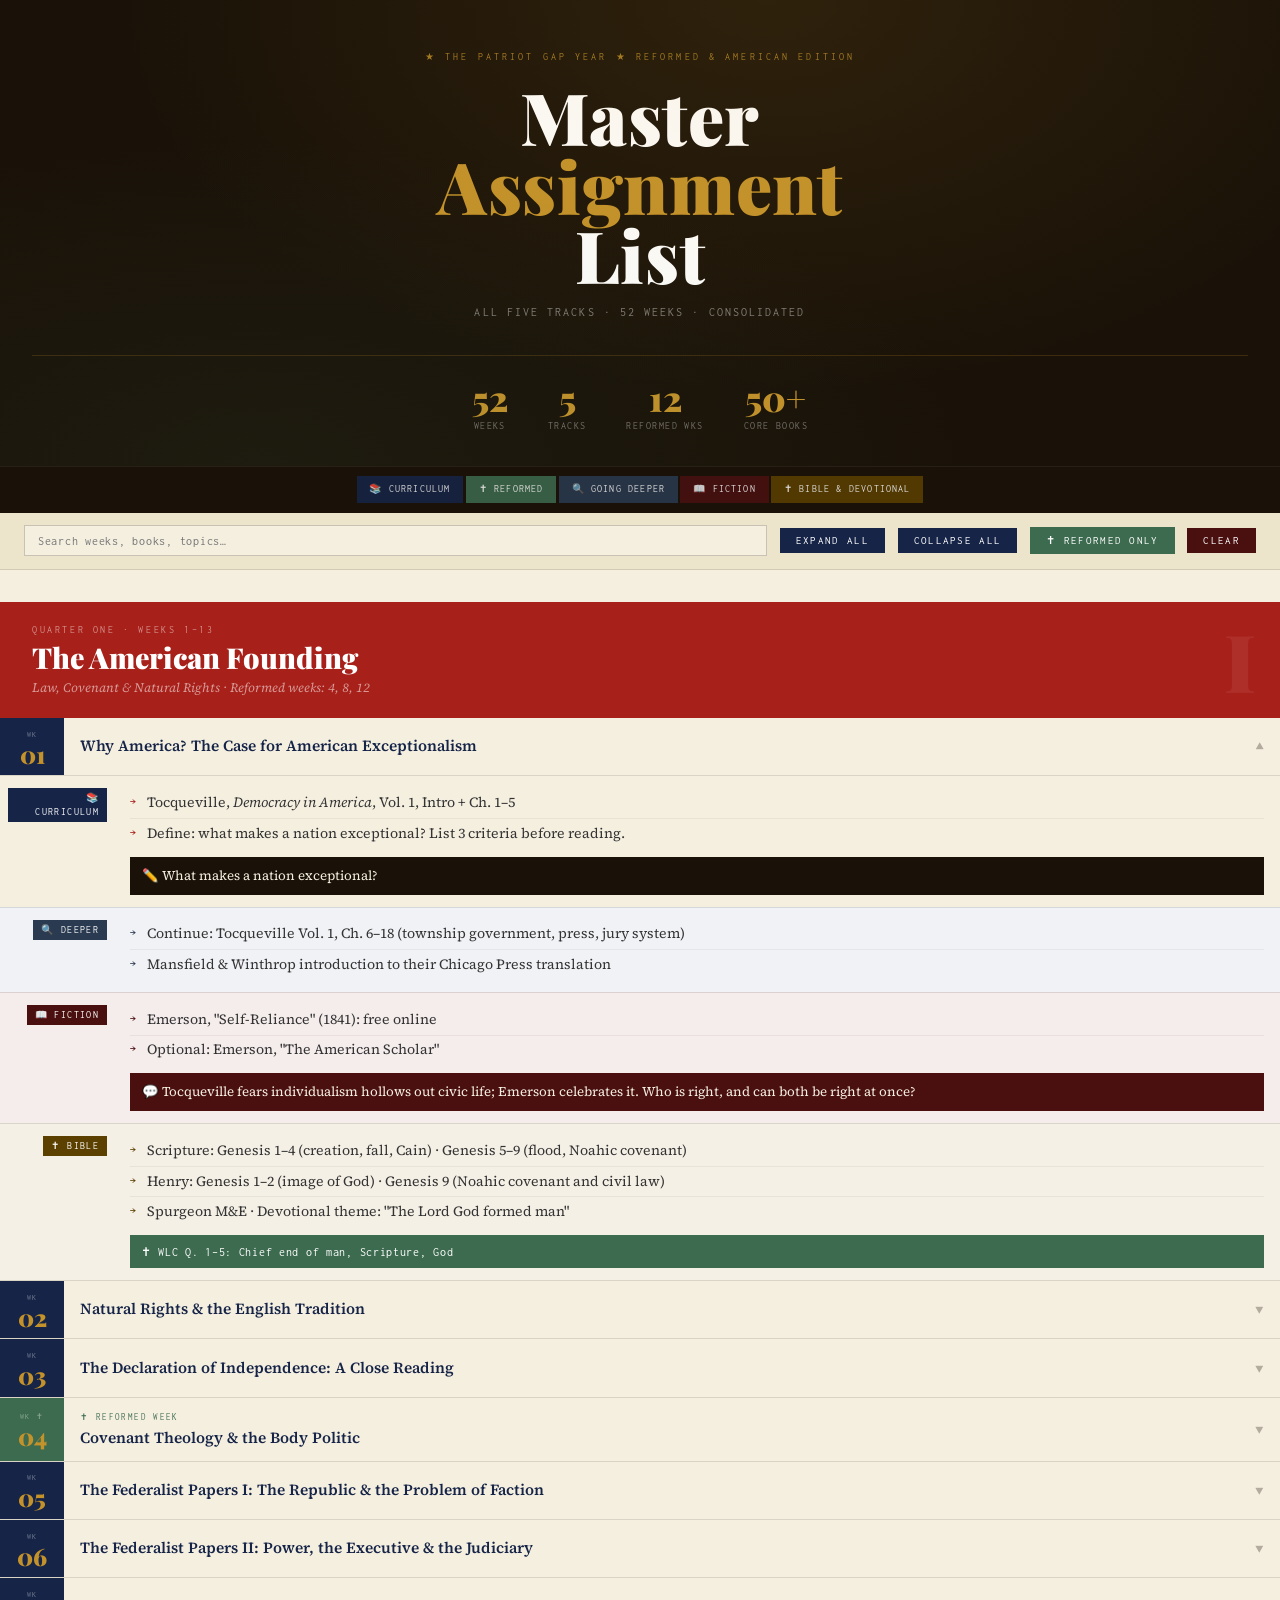
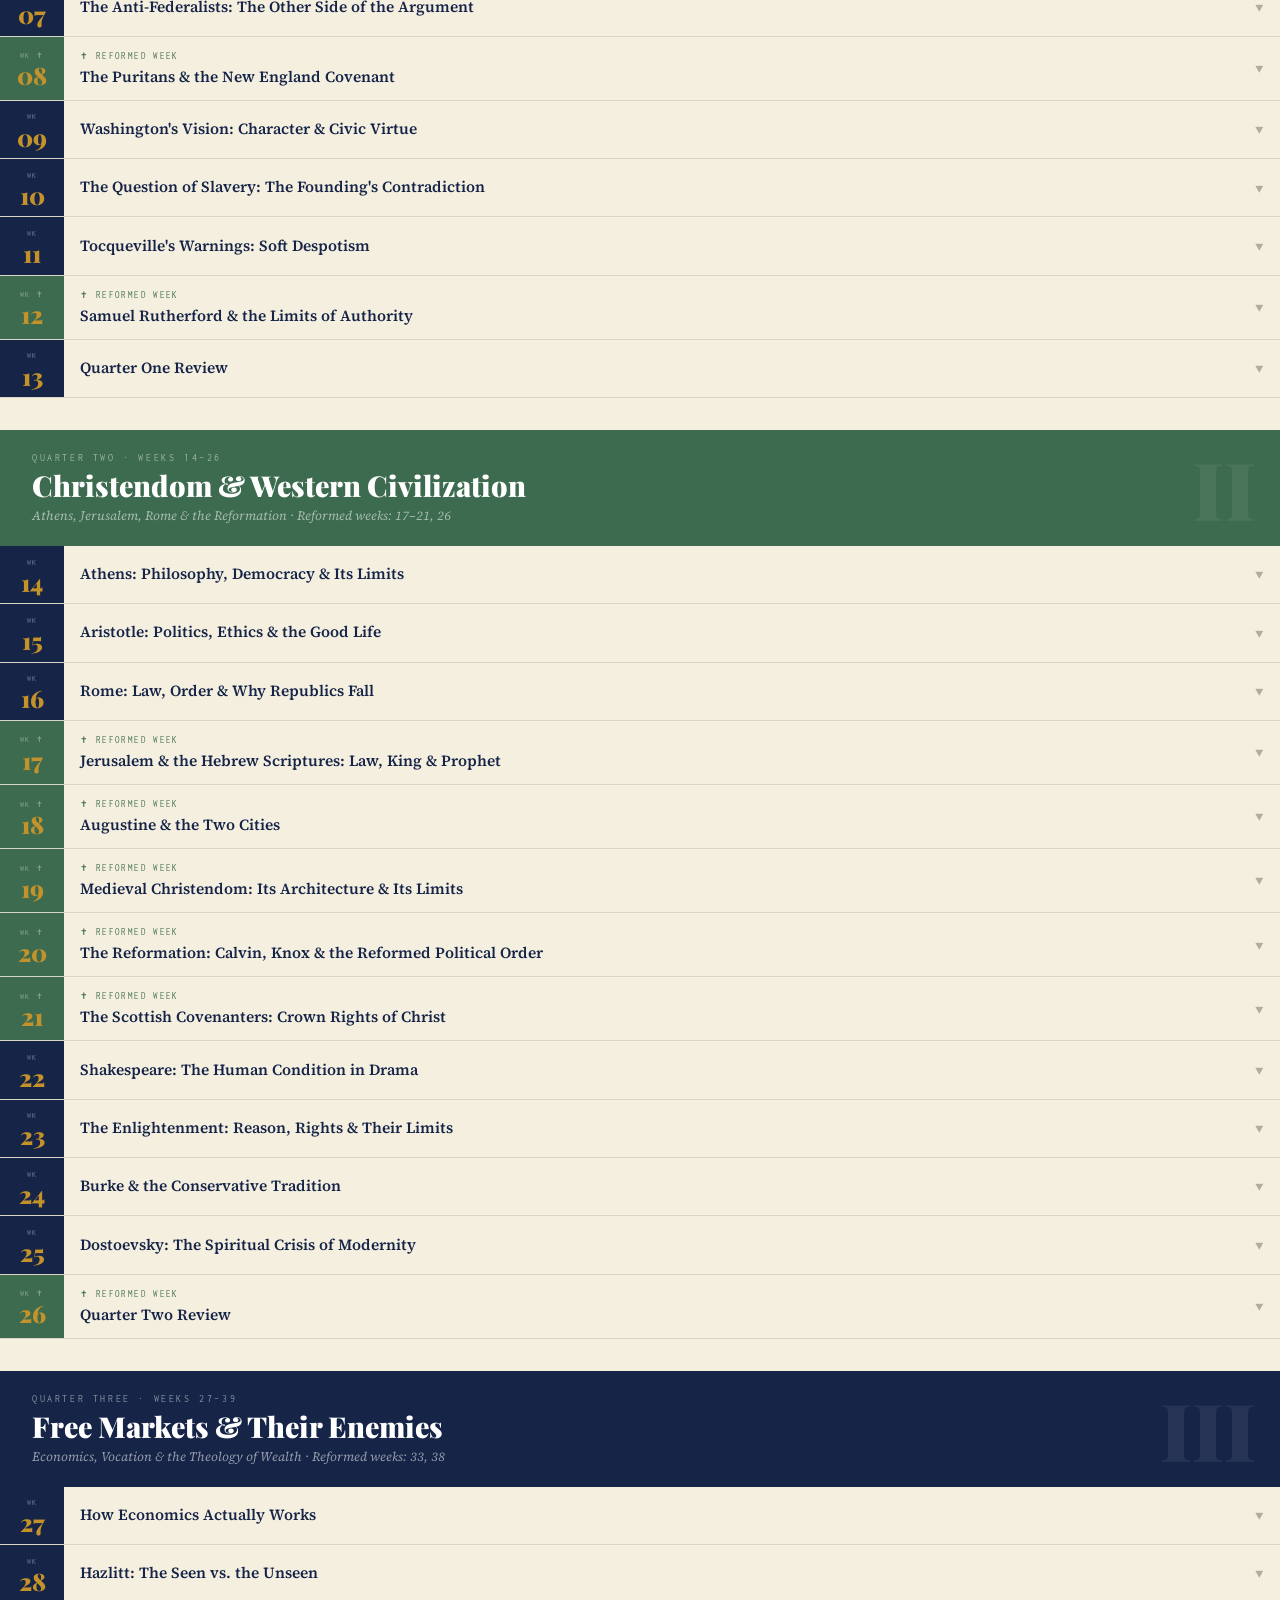
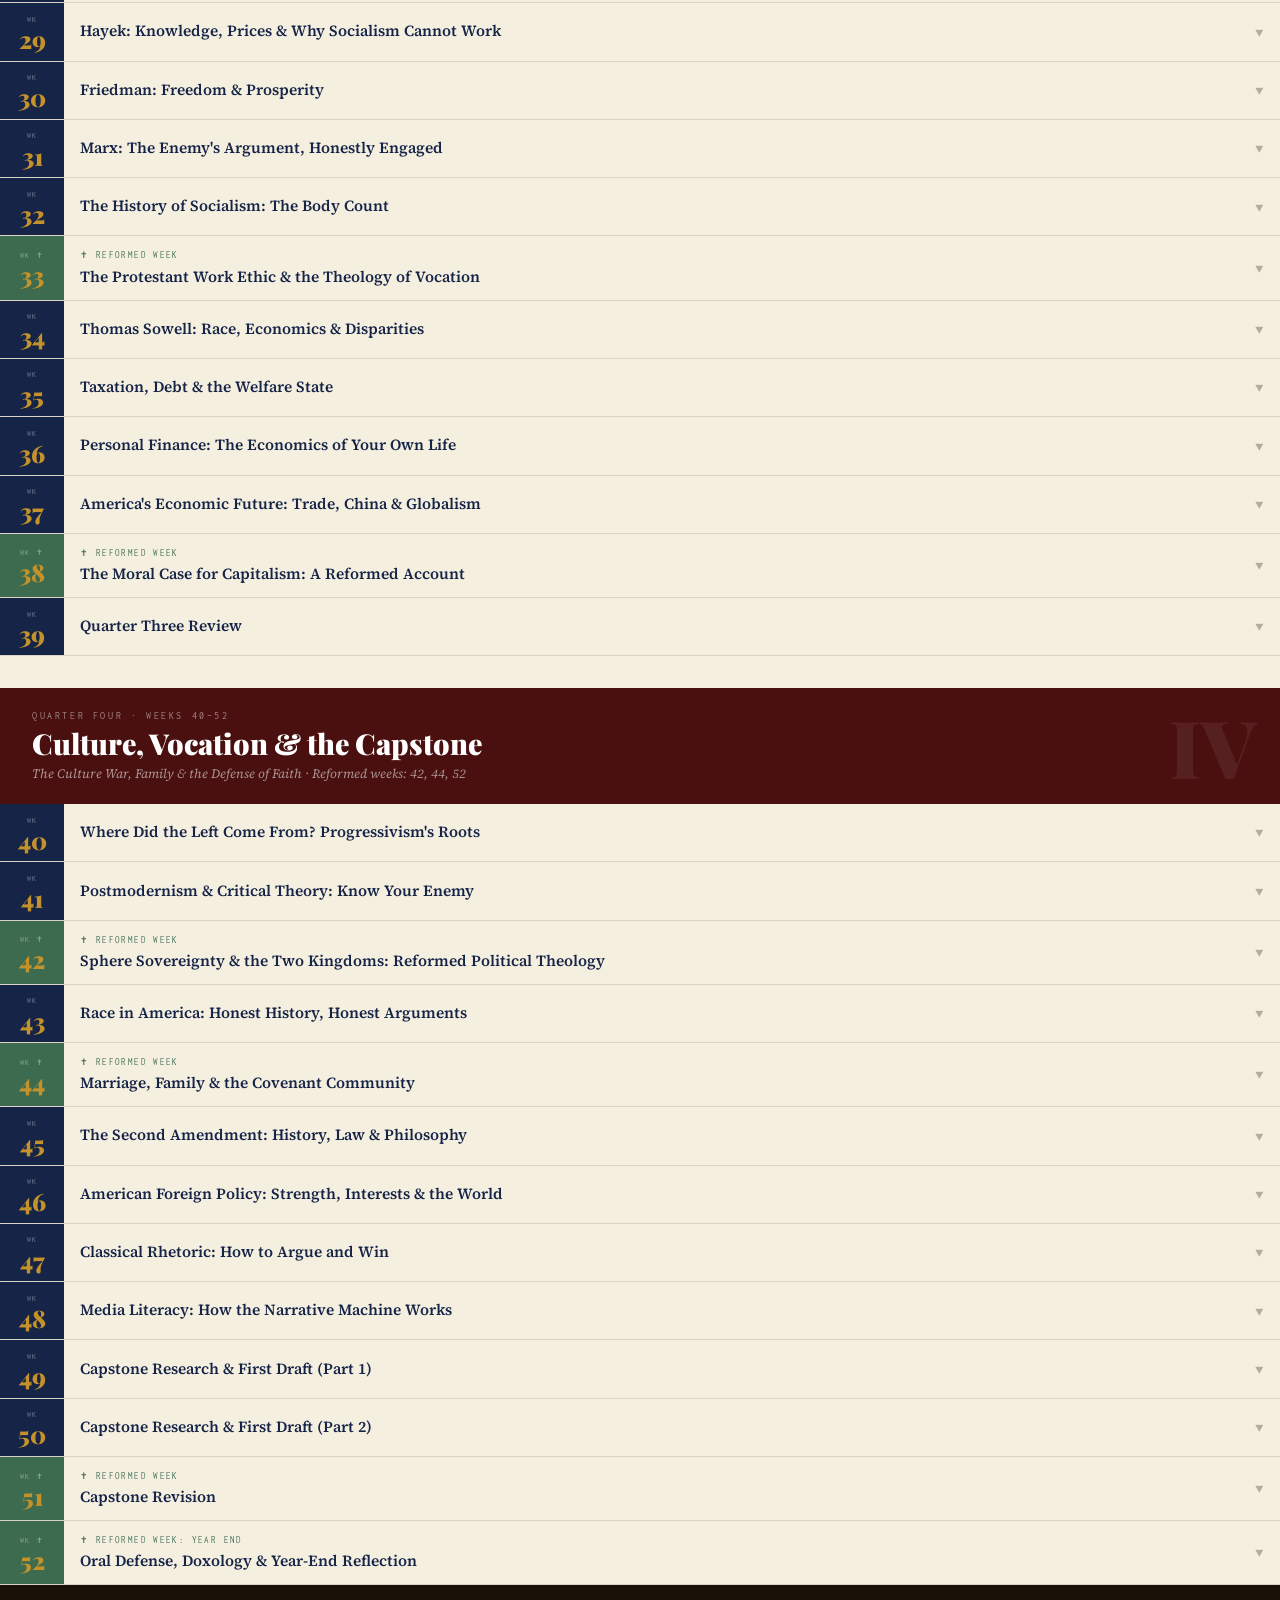
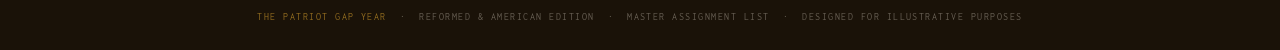
<file: gapyear.html>
<!DOCTYPE html>
<html lang="en">
<head>
<meta charset="UTF-8">
<!-- Google tag (gtag.js) -->
<script async src="https://www.googletagmanager.com/gtag/js?id=G-ZSSDC7WDNK"></script>
<script>
  window.dataLayer = window.dataLayer || [];
  function gtag(){dataLayer.push(arguments);}
  gtag('js', new Date());
  gtag('config', 'G-ZSSDC7WDNK');
</script>
<meta name="viewport" content="width=device-width, initial-scale=1.0">
<title>The Patriot Gap Year: Master Assignment List</title>
<link rel="manifest" href="/manifest.json">
<link rel="apple-touch-icon" href="/icons/icon.svg">
<meta name="theme-color" content="#162447">
<link href="https://fonts.googleapis.com/css2?family=Playfair+Display:ital,wght@0,700;0,900;1,400&family=Inconsolata:wght@400;600;700&family=Source+Serif+4:ital,opsz,wght@0,8..60,300;0,8..60,400;0,8..60,600;1,8..60,300;1,8..60,400&display=swap" rel="stylesheet">
<style>
:root {
  --navy:    #162447;
  --red:     #A8201A;
  --sage:    #3D6B4F;
  --gold:    #C4922A;
  --maroon:  #4A1010;
  --ink:     #1A1208;
  --cream:   #F5EFE0;
  --parch:   #EDE4CC;
  --sage-lt: #EBF2ED;
  --slate:   #2A3A50;
  --rule:    rgba(26,18,8,0.12);

  /* track colours */
  --t-curriculum: #162447;
  --t-reformed:   #3D6B4F;
  --t-deeper:     #2A3A50;
  --t-fiction:    #4A1010;
  --t-bible:      #5C4000;
}

*, *::before, *::after { box-sizing: border-box; margin: 0; padding: 0; }
html { scroll-behavior: smooth; }

body {
  background: var(--cream);
  color: var(--ink);
  font-family: 'Source Serif 4', Georgia, serif;
  font-size: 15px;
  line-height: 1.7;
}

/* ── MASTHEAD ── */
.masthead {
  background: var(--ink);
  padding: 3rem 2rem 2rem;
  text-align: center;
  position: relative;
  overflow: hidden;
}
.masthead::before {
  content: '';
  position: absolute; inset: 0;
  background: radial-gradient(ellipse at 60% 0%, rgba(196,146,42,.12) 0%, transparent 60%),
              radial-gradient(ellipse at 20% 100%, rgba(61,107,79,.1) 0%, transparent 50%);
  pointer-events: none;
}
.masthead-eye {
  font-family: 'Inconsolata', monospace;
  font-size: .65rem; letter-spacing: .3em; text-transform: uppercase;
  color: var(--gold); margin-bottom: 1rem; opacity: .8;
}
.masthead h1 {
  font-family: 'Playfair Display', serif;
  font-size: clamp(2.2rem,6vw,4.5rem);
  font-weight: 900; line-height: .96;
  color: #fff; letter-spacing: .01em;
}
.masthead h1 em { color: var(--gold); font-style: normal; }
.masthead-sub {
  font-family: 'Inconsolata', monospace;
  font-size: .72rem; letter-spacing: .18em; text-transform: uppercase;
  color: rgba(255,255,255,.45); margin-top: .9rem;
}
.masthead-stats {
  display: flex; justify-content: center; gap: 2.5rem;
  flex-wrap: wrap; margin-top: 2rem; padding-top: 1.5rem;
  border-top: 1px solid rgba(196,146,42,.2);
}
.stat { text-align: center; }
.stat-n { font-family: 'Playfair Display', serif; font-size: 2.2rem; font-weight: 900; color: var(--gold); line-height: 1; }
.stat-l { font-family: 'Inconsolata', monospace; font-size: .6rem; letter-spacing: .15em; text-transform: uppercase; color: rgba(255,255,255,.4); margin-top: .15rem; }

/* ── TRACK LEGEND BAR ── */
.legend-bar {
  background: var(--ink);
  border-top: 1px solid rgba(255,255,255,.06);
  display: flex; flex-wrap: wrap; justify-content: center;
  gap: .15rem; padding: .6rem 1rem;
}
.leg {
  font-family: 'Inconsolata', monospace; font-size: .62rem;
  letter-spacing: .12em; text-transform: uppercase;
  padding: .3rem .8rem; color: #fff; opacity: .85;
}
.leg.c { background: var(--t-curriculum); }
.leg.r { background: var(--t-reformed); }
.leg.d { background: var(--t-deeper); }
.leg.f { background: var(--t-fiction); }
.leg.b { background: var(--t-bible); }

/* ── CONTROLS ── */
.controls {
  background: var(--parch);
  padding: .8rem 1.5rem;
  border-bottom: 1px solid var(--rule);
  display: flex; gap: .8rem; flex-wrap: wrap; align-items: center;
  position: sticky; top: 0; z-index: 100;
}
.controls input {
  flex: 1; min-width: 200px;
  background: var(--cream); border: 1px solid rgba(26,18,8,.2);
  padding: .5rem .8rem;
  font-family: 'Inconsolata', monospace; font-size: .78rem; letter-spacing: .06em;
  color: var(--ink); outline: none;
}
.controls input:focus { border-color: var(--gold); }
.ctrl-btn {
  font-family: 'Inconsolata', monospace; font-size: .68rem;
  letter-spacing: .12em; text-transform: uppercase;
  padding: .45rem 1rem; cursor: pointer; border: none;
  background: var(--navy); color: #fff; transition: background .2s;
}
.ctrl-btn:hover { background: var(--red); }
.ctrl-btn.sage { background: var(--sage); }
.ctrl-btn.sage:hover { background: #2d5038; }

/* ── QUARTER BANNERS ── */
.quarter-banner {
  display: flex; align-items: center; gap: 1.5rem;
  padding: 1.2rem 2rem; margin-top: 2rem;
  position: relative; overflow: hidden;
}
.quarter-banner::after {
  content: attr(data-num);
  position: absolute; right: 1.5rem; top: 50%;
  transform: translateY(-50%);
  font-family: 'Playfair Display', serif; font-size: 5rem; font-weight: 900;
  color: rgba(255,255,255,.07); line-height: 1;
  pointer-events: none;
}
.qb-q1 { background: var(--red); }
.qb-q2 { background: var(--sage); }
.qb-q3 { background: var(--navy); }
.qb-q4 { background: var(--maroon); }
.qb-label {
  font-family: 'Inconsolata', monospace; font-size: .65rem;
  letter-spacing: .25em; text-transform: uppercase; color: rgba(255,255,255,.5);
  margin-bottom: .2rem;
}
.qb-title {
  font-family: 'Playfair Display', serif;
  font-size: clamp(1.2rem,3vw,1.8rem);
  font-weight: 900; color: #fff; line-height: 1.1;
}
.qb-sub { font-size: .8rem; color: rgba(255,255,255,.55); font-style: italic; margin-top: .2rem; }

/* ── WEEK BLOCKS ── */
.week-outer {
  border-bottom: 1px solid var(--rule);
  transition: opacity .2s;
}
.week-outer.hidden { display: none; }

.week-header {
  display: grid; grid-template-columns: 64px 1fr auto;
  align-items: stretch; cursor: pointer;
  user-select: none;
  transition: background .18s;
}
.week-header:hover { background: rgba(196,146,42,.06); }

.wk-badge {
  background: var(--navy); display: flex; flex-direction: column;
  align-items: center; justify-content: center; padding: .6rem .3rem;
  flex-shrink: 0;
}
.wk-badge.reformed { background: var(--sage); }
.wk-n {
  font-family: 'Playfair Display', serif; font-size: 1.5rem; font-weight: 900;
  color: var(--gold); line-height: 1;
}
.wk-lbl {
  font-family: 'Inconsolata', monospace; font-size: .52rem;
  letter-spacing: .15em; text-transform: uppercase; color: rgba(255,255,255,.4);
}
.wk-title-area {
  padding: .75rem 1rem;
  display: flex; flex-direction: column; justify-content: center;
}
.wk-reformed-tag {
  font-family: 'Inconsolata', monospace; font-size: .58rem;
  letter-spacing: .15em; text-transform: uppercase;
  color: var(--sage); margin-bottom: .15rem;
}
.wk-title {
  font-family: 'Source Serif 4', serif; font-size: .97rem;
  font-weight: 600; color: var(--navy); line-height: 1.35;
}
.wk-chevron {
  display: flex; align-items: center; padding: 0 1rem;
  font-size: .9rem; color: rgba(26,18,8,.3);
  transition: transform .25s;
}
.week-outer.open .wk-chevron { transform: rotate(180deg); }

/* ── TRACK ROWS ── */
.week-body { display: none; }
.week-outer.open .week-body { display: block; }

.track-row {
  display: grid; grid-template-columns: 120px 1fr;
  border-top: 1px solid var(--rule);
}
.track-label {
  display: flex; align-items: flex-start; justify-content: flex-end;
  padding: .75rem .8rem .75rem .5rem;
  text-align: right;
}
.track-label span {
  font-family: 'Inconsolata', monospace; font-size: .62rem;
  letter-spacing: .14em; text-transform: uppercase;
  color: #fff; padding: .2rem .5rem; line-height: 1.4;
}
.track-label.tc span { background: var(--t-curriculum); }
.track-label.tr span { background: var(--t-reformed); }
.track-label.td span { background: var(--t-deeper); }
.track-label.tf span { background: var(--t-fiction); }
.track-label.tb span { background: var(--t-bible); }

.track-content {
  padding: .75rem 1rem .75rem .6rem;
  font-size: .88rem; line-height: 1.7;
}
.track-row.reformed-row { background: var(--sage-lt); }
.track-row.deeper-row { background: #F0F2F5; }
.track-row.fiction-row { background: #F5ECEC; }
.track-row.bible-row { background: #F5F0E6; }

.track-content ul { list-style: none; padding: 0; }
.track-content ul li {
  padding: .18rem 0 .18rem 1.1rem;
  border-bottom: 1px solid rgba(26,18,8,.06);
  position: relative; color: #333;
}
.track-content ul li:last-child { border-bottom: none; }
.track-content ul li::before {
  content: '→';
  position: absolute; left: 0;
  font-family: 'Inconsolata', monospace; font-size: .75rem; color: var(--red);
}
.track-row.reformed-row .track-content ul li::before { color: var(--sage); }
.track-row.deeper-row .track-content ul li::before { color: var(--slate); }
.track-row.fiction-row .track-content ul li::before { color: var(--maroon); }
.track-row.bible-row .track-content ul li::before { color: #5C4000; }

/* essay / discuss prompts */
.essay-prompt {
  margin-top: .5rem; padding: .5rem .8rem;
  background: var(--ink); color: var(--cream);
  font-size: .83rem; line-height: 1.65;
}
.essay-prompt::before { content: '✏️  '; }
.discuss-prompt {
  margin-top: .5rem; padding: .5rem .8rem;
  background: var(--maroon); color: var(--cream);
  font-size: .83rem; line-height: 1.65;
}
.discuss-prompt::before { content: '💬  '; }
.catechism-note {
  margin-top: .5rem; padding: .4rem .7rem;
  background: var(--sage); color: #fff;
  font-family: 'Inconsolata', monospace; font-size: .74rem;
  letter-spacing: .06em;
}
.catechism-note::before { content: '✝  '; }

/* ── QUARTER SUMMARY DIVIDERS ── */
.q-summary {
  background: var(--parch);
  padding: .9rem 2rem;
  border-bottom: 1px solid var(--rule);
  font-family: 'Inconsolata', monospace; font-size: .72rem;
  letter-spacing: .1em; text-transform: uppercase; color: #777;
}

/* ── NO RESULTS ── */
#no-results {
  display: none; text-align: center; padding: 4rem 2rem;
  font-style: italic; color: #999;
}

/* ── FOOTER ── */
footer {
  background: var(--ink); color: rgba(245,239,224,.35);
  text-align: center; padding: 1.5rem;
  font-family: 'Inconsolata', monospace; font-size: .62rem;
  letter-spacing: .15em; text-transform: uppercase;
}
footer span { color: var(--gold); opacity: .7; }

/* ── RESPONSIVE ── */
@media(max-width:600px){
  .track-row { grid-template-columns: 80px 1fr; }
  .track-label span { font-size: .55rem; }
  .wk-n { font-size: 1.2rem; }
  .controls { padding: .6rem 1rem; }
  .quarter-banner { padding: 1rem 1.2rem; }
}
</style>
</head>
<body>

<!-- MASTHEAD -->
<header class="masthead">
  <p class="masthead-eye">★ The Patriot Gap Year ★ Reformed & American Edition</p>
  <h1>Master<br><em>Assignment</em><br>List</h1>
  <p class="masthead-sub">All Five Tracks · 52 Weeks · Consolidated</p>
  <div class="masthead-stats">
    <div class="stat"><div class="stat-n">52</div><div class="stat-l">Weeks</div></div>
    <div class="stat"><div class="stat-n">5</div><div class="stat-l">Tracks</div></div>
    <div class="stat"><div class="stat-n">12</div><div class="stat-l">Reformed Wks</div></div>
    <div class="stat"><div class="stat-n">50+</div><div class="stat-l">Core Books</div></div>
  </div>
</header>

<!-- LEGEND -->
<div class="legend-bar">
  <span class="leg c">📚 Curriculum</span>
  <span class="leg r">✝ Reformed</span>
  <span class="leg d">🔍 Going Deeper</span>
  <span class="leg f">📖 Fiction</span>
  <span class="leg b">✝ Bible & Devotional</span>
</div>

<!-- CONTROLS -->
<div class="controls">
  <input type="text" id="search" placeholder="Search weeks, books, topics…" oninput="filterWeeks()">
  <button class="ctrl-btn" onclick="expandAll()">Expand All</button>
  <button class="ctrl-btn" onclick="collapseAll()">Collapse All</button>
  <button class="ctrl-btn sage" onclick="filterReformed()">✝ Reformed Only</button>
  <button class="ctrl-btn" style="background:var(--maroon)" onclick="clearFilter()">Clear</button>
</div>

<!-- MAIN CONTENT -->
<main id="main">

<!-- ═══════════ Q1 ══════════════════════════════════════════════ -->
<div class="quarter-banner qb-q1" data-num="I">
  <div>
    <div class="qb-label">Quarter One · Weeks 1–13</div>
    <div class="qb-title">The American Founding</div>
    <div class="qb-sub">Law, Covenant & Natural Rights · Reformed weeks: 4, 8, 12</div>
  </div>
</div>

<!-- WEEK 01 -->
<div class="week-outer" data-wk="01" data-title="why america tocqueville exceptionalism emerson self-reliance genesis noahic covenant creation">
  <div class="week-header" onclick="toggleWeek(this)">
    <div class="wk-badge"><div class="wk-lbl">WK</div><div class="wk-n">01</div></div>
    <div class="wk-title-area"><div class="wk-title">Why America? The Case for American Exceptionalism</div></div>
    <div class="wk-chevron">▼</div>
  </div>
  <div class="week-body">
    <div class="track-row"><div class="track-label tc"><span>📚 Curriculum</span></div>
    <div class="track-content"><ul><li>Tocqueville, <em>Democracy in America</em>, Vol. 1, Intro + Ch. 1–5</li><li>Define: what makes a nation exceptional? List 3 criteria before reading.</li></ul><div class="essay-prompt">What makes a nation exceptional?</div></div></div>
    <div class="track-row deeper-row"><div class="track-label td"><span>🔍 Deeper</span></div>
    <div class="track-content"><ul><li>Continue: Tocqueville Vol. 1, Ch. 6–18 (township government, press, jury system)</li><li>Mansfield & Winthrop introduction to their Chicago Press translation</li></ul></div></div>
    <div class="track-row fiction-row"><div class="track-label tf"><span>📖 Fiction</span></div>
    <div class="track-content"><ul><li>Emerson, "Self-Reliance" (1841): free online</li><li>Optional: Emerson, "The American Scholar"</li></ul><div class="discuss-prompt">Tocqueville fears individualism hollows out civic life; Emerson celebrates it. Who is right, and can both be right at once?</div></div></div>
    <div class="track-row bible-row"><div class="track-label tb"><span>✝ Bible</span></div>
    <div class="track-content"><ul><li>Scripture: Genesis 1–4 (creation, fall, Cain) · Genesis 5–9 (flood, Noahic covenant)</li><li>Henry: Genesis 1–2 (image of God) · Genesis 9 (Noahic covenant and civil law)</li><li>Spurgeon M&E · Devotional theme: "The Lord God formed man"</li></ul><div class="catechism-note">WLC Q. 1–5: Chief end of man, Scripture, God</div></div></div>
  </div>
</div>

<!-- WEEK 02 -->
<div class="week-outer" data-wk="02" data-title="locke natural rights second treatise paine common sense genesis abrahamic covenant">
  <div class="week-header" onclick="toggleWeek(this)">
    <div class="wk-badge"><div class="wk-lbl">WK</div><div class="wk-n">02</div></div>
    <div class="wk-title-area"><div class="wk-title">Natural Rights & the English Tradition</div></div>
    <div class="wk-chevron">▼</div>
  </div>
  <div class="week-body">
    <div class="track-row"><div class="track-label tc"><span>📚 Curriculum</span></div>
    <div class="track-content"><ul><li>Locke, <em>Second Treatise of Government</em> (full)</li><li>Outline Locke's argument in your own words (1 page)</li><li>Identify: state of nature → social contract → limited government</li></ul><div class="essay-prompt">What is Locke's state of nature and why does it matter?</div></div></div>
    <div class="track-row deeper-row"><div class="track-label td"><span>🔍 Deeper</span></div>
    <div class="track-content"><ul><li>Garry Wills, <em>Explaining America</em>: Scottish Enlightenment sources behind Madison</li></ul></div></div>
    <div class="track-row fiction-row"><div class="track-label tf"><span>📖 Fiction</span></div>
    <div class="track-content"><ul><li>Thomas Paine, <em>Common Sense</em> (1776, full, free online)</li><li>Read the Declaration aloud: it was written to be heard</li></ul><div class="discuss-prompt">Paine makes a theological argument against monarchy; Jefferson makes a natural rights argument. Are these the same claim in different vocabularies?</div></div></div>
    <div class="track-row bible-row"><div class="track-label tb"><span>✝ Bible</span></div>
    <div class="track-content"><ul><li>Scripture: Genesis 12–17 (call of Abram, covenant, circumcision) · Genesis 18–22 (Sodom, the binding of Isaac)</li><li>Henry: Genesis 12 (the call) · Genesis 15 (covenant in pieces)</li><li>Spurgeon M&E</li></ul><div class="catechism-note">WLC Q. 6–10: Divine decree, creation, providence</div></div></div>
  </div>
</div>

<!-- WEEK 03 -->
<div class="week-outer" data-wk="03" data-title="declaration independence jefferson ellis founding brothers close reading">
  <div class="week-header" onclick="toggleWeek(this)">
    <div class="wk-badge"><div class="wk-lbl">WK</div><div class="wk-n">03</div></div>
    <div class="wk-title-area"><div class="wk-title">The Declaration of Independence: A Close Reading</div></div>
    <div class="wk-chevron">▼</div>
  </div>
  <div class="week-body">
    <div class="track-row"><div class="track-label tc"><span>📚 Curriculum</span></div>
    <div class="track-content"><ul><li>Declaration of Independence (primary) + Jefferson's rough draft</li><li>Ellis, <em>American Sphinx</em>, Ch. 1–3</li><li>Note every change between Jefferson's draft and the final text</li></ul><div class="essay-prompt">Defend or challenge one phrase in the Declaration of Independence.</div></div></div>
    <div class="track-row deeper-row"><div class="track-label td"><span>🔍 Deeper</span></div>
    <div class="track-content"><ul><li>David Epstein, <em>The Political Theory of the Federalist</em>: Ch. 1</li></ul></div></div>
    <div class="track-row fiction-row"><div class="track-label tf"><span>📖 Fiction</span></div>
    <div class="track-content"><ul><li>Ellis, <em>Founding Brothers</em> Ch. 1 ("The Duel"): read as literature, not just history</li><li>Notice Ellis's novelistic technique: withholds information to create suspense</li></ul><div class="discuss-prompt">Does humanizing the Founders strengthen or weaken the case for the founding?</div></div></div>
    <div class="track-row bible-row"><div class="track-label tb"><span>✝ Bible</span></div>
    <div class="track-content"><ul><li>Scripture: Genesis 25–28 (Jacob and Esau) · Genesis 37–45 (Joseph, providence and suffering)</li><li>Henry: Genesis 37 (Joseph's coat) · Genesis 45 (the revelation)</li><li>Spurgeon M&E · Theme: providence in suffering</li></ul><div class="catechism-note">WLC Q. 11–15: Sin, fall, effectual calling</div></div></div>
  </div>
</div>

<!-- WEEK 04: Reformed -->
<div class="week-outer" data-wk="04" data-reformed="true" data-title="covenant theology body politic rutherford lex rex westminster confession bunyan pilgrim progress exodus sinai commandments">
  <div class="week-header" onclick="toggleWeek(this)">
    <div class="wk-badge reformed"><div class="wk-lbl">WK ✝</div><div class="wk-n">04</div></div>
    <div class="wk-title-area"><div class="wk-reformed-tag">✝ Reformed Week</div><div class="wk-title">Covenant Theology & the Body Politic</div></div>
    <div class="wk-chevron">▼</div>
  </div>
  <div class="week-body">
    <div class="track-row"><div class="track-label tc"><span>📚 Curriculum</span></div>
    <div class="track-content"><ul><li>Westminster Confession of Faith, Ch. VII (Of God's Covenant)</li><li>Rutherford, <em>Lex Rex</em>, Questions I–V</li><li>Michael Horton, <em>God of Promise</em>, Ch. 1–2</li></ul><div class="essay-prompt">How does covenant theology ground the idea of limited government?</div></div></div>
    <div class="track-row reformed-row"><div class="track-label tr"><span>✝ Reformed</span></div>
    <div class="track-content"><ul><li>Memorize WLC Q. 1–5 (begin the catechism spine)</li><li>WCF Ch. VII: annotate every clause on the covenant of grace</li><li>Rutherford's core argument, <em>lex rex</em>: the law is king, not the king</li></ul></div></div>
    <div class="track-row deeper-row"><div class="track-label td"><span>🔍 Deeper</span></div>
    <div class="track-content"><ul><li>Rutherford, <em>Lex Rex</em> Q. VI–XIII (the covenant between king and people)</li><li>John Coffey, <em>Politics, Religion and the British Revolutions</em>: Ch. 1</li></ul></div></div>
    <div class="track-row fiction-row"><div class="track-label tf"><span>📖 Fiction</span></div>
    <div class="track-content"><ul><li>Bunyan, <em>The Pilgrim's Progress</em>, Part I (full)</li><li>Vanity Fair (Ch. 11–13): Faithful martyred for refusing to bow: the Covenanter experience in allegorical form</li></ul><div class="discuss-prompt">How does Christian's journey through Vanity Fair dramatize Rutherford's political theology?</div></div></div>
    <div class="track-row bible-row"><div class="track-label tb"><span>✝ Bible</span></div>
    <div class="track-content"><ul><li>Scripture: Exodus 1–6 (bondage, call of Moses) · Exodus 19–20 (Sinai, Ten Commandments) · Exodus 24 (covenant ratification)</li><li>Henry: Exodus 19–20 (the giving of the law, essential) · Exodus 24</li><li>Spurgeon M&E · Theme: the holy God and the sinful people</li></ul><div class="catechism-note">WLC Q. 16–20: Law of God, moral law, Ten Commandments</div></div></div>
  </div>
</div>

<!-- WEEK 05 -->
<div class="week-outer" data-wk="05" data-title="federalist papers madison faction republic cato addison leviticus atonement">
  <div class="week-header" onclick="toggleWeek(this)">
    <div class="wk-badge"><div class="wk-lbl">WK</div><div class="wk-n">05</div></div>
    <div class="wk-title-area"><div class="wk-title">The Federalist Papers I: The Republic & the Problem of Faction</div></div>
    <div class="wk-chevron">▼</div>
  </div>
  <div class="week-body">
    <div class="track-row"><div class="track-label tc"><span>📚 Curriculum</span></div>
    <div class="track-content"><ul><li>Federalist Nos. 1, 10, 14, 39, 51</li><li>Write a one-sentence summary for each paper</li><li>Identify the author of each paper</li><li>Map Federalist 10's argument: large republic and faction control</li></ul><div class="essay-prompt">Madison argues a large republic controls faction better than a small one. Is he right, and does the internet change the answer?</div></div></div>
    <div class="track-row deeper-row"><div class="track-label td"><span>🔍 Deeper</span></div>
    <div class="track-content"><ul><li>Federalist Nos. 11–22 (Hamilton on disunion and the Articles of Confederation)</li><li>Anti-Federalist Papers (complete): Brutus No. 1, Federal Farmer No. 1–3</li></ul></div></div>
    <div class="track-row fiction-row"><div class="track-label tf"><span>📖 Fiction</span></div>
    <div class="track-content"><ul><li>Addison, <em>Cato</em> (play): Acts I & V (free online)</li><li>Washington had this performed for his troops at Valley Forge</li></ul><div class="discuss-prompt">Cato dies rather than join any faction. Is he Madison's ideal citizen, or a warning about perfectionism in politics?</div></div></div>
    <div class="track-row bible-row"><div class="track-label tb"><span>✝ Bible</span></div>
    <div class="track-content"><ul><li>Scripture: Leviticus 1–7 (the offerings) · Leviticus 16–17 (Day of Atonement) · Leviticus 19 (holiness code)</li><li>Henry: Leviticus 16 (Day of Atonement, the great chapter) · Leviticus 19</li><li>Spurgeon M&E · Theme: atonement and holiness</li></ul><div class="catechism-note">WLC Q. 21–25: First and second commandments</div></div></div>
  </div>
</div>

<!-- WEEK 06 -->
<div class="week-outer" data-wk="06" data-title="federalist papers hamilton executive judiciary bolt man for all seasons numbers wilderness">
  <div class="week-header" onclick="toggleWeek(this)">
    <div class="wk-badge"><div class="wk-lbl">WK</div><div class="wk-n">06</div></div>
    <div class="wk-title-area"><div class="wk-title">The Federalist Papers II: Power, the Executive & the Judiciary</div></div>
    <div class="wk-chevron">▼</div>
  </div>
  <div class="week-body">
    <div class="track-row"><div class="track-label tc"><span>📚 Curriculum</span></div>
    <div class="track-content"><ul><li>Federalist Nos. 47, 70, 78, 84, 85</li><li>Outline Hamilton's case for executive energy in No. 70</li><li>What does No. 78 say about the judiciary? Why "least dangerous branch"?</li><li>Note Hamilton's surprising argument against a Bill of Rights in No. 84</li></ul><div class="essay-prompt">What is Hamilton's case for an energetic executive in Federalist 70, and what limits does he place on that energy?</div></div></div>
    <div class="track-row deeper-row"><div class="track-label td"><span>🔍 Deeper</span></div>
    <div class="track-content"><ul><li>Federalist Nos. 52–66 (Madison and Hamilton on House, Senate, executive)</li><li>Robert Bork, <em>The Tempting of America</em>: Ch. 1</li></ul></div></div>
    <div class="track-row fiction-row"><div class="track-label tf"><span>📖 Fiction</span></div>
    <div class="track-content"><ul><li>Bolt, <em>A Man for All Seasons</em> (play or 1966 film)</li><li>"When a man takes an oath, he's holding his own self in his own hands..."</li></ul><div class="discuss-prompt">More says the rule of law depends on individuals who will not bend it. Hamilton says it depends on an energetic executive to enforce it. Are these compatible claims?</div></div></div>
    <div class="track-row bible-row"><div class="track-label tb"><span>✝ Bible</span></div>
    <div class="track-content"><ul><li>Scripture: Numbers 13–14 (the spies, unbelief) · Numbers 20–21 (Moses's failure) · Numbers 27 (property law)</li><li>Henry: Numbers 13–14 (faithlessness of the spies) · Numbers 27</li><li>Spurgeon M&E · Theme: the cost of unbelief</li></ul><div class="catechism-note">WLC Q. 26–30: Third through sixth commandments</div></div></div>
  </div>
</div>

<!-- WEEK 07 -->
<div class="week-outer" data-wk="07" data-title="anti-federalists brutus federal farmer wharton ethan frome deuteronomy law of the king shema">
  <div class="week-header" onclick="toggleWeek(this)">
    <div class="wk-badge"><div class="wk-lbl">WK</div><div class="wk-n">07</div></div>
    <div class="wk-title-area"><div class="wk-title">The Anti-Federalists: The Other Side of the Argument</div></div>
    <div class="wk-chevron">▼</div>
  </div>
  <div class="week-body">
    <div class="track-row"><div class="track-label tc"><span>📚 Curriculum</span></div>
    <div class="track-content"><ul><li>Anti-Federalist Papers: Brutus No. 1, Federal Farmer No. 1–3</li><li>List the Anti-Federalists' top 5 objections to the Constitution</li><li>Debate exercise: argue the Anti-Federalist position honestly for 10 minutes</li></ul><div class="essay-prompt">Which Anti-Federalist argument is most compelling, and why?</div></div></div>
    <div class="track-row deeper-row"><div class="track-label td"><span>🔍 Deeper</span></div>
    <div class="track-content"><ul><li>Herbert Storing, <em>What the Anti-Federalists Were For</em>: Ch. 1–2</li><li>Anti-Federalist Papers (complete): read all if not yet done</li></ul></div></div>
    <div class="track-row fiction-row"><div class="track-label tf"><span>📖 Fiction</span></div>
    <div class="track-content"><ul><li>Wharton, <em>Ethan Frome</em> (novella, full, ~100 pages, or free online)</li><li>The Anti-Federalists want to protect local community; Wharton shows small communities can be prisons</li></ul><div class="discuss-prompt">Is there a form of community that is neither the Anti-Federalists' rural idyll nor Wharton's trap?</div></div></div>
    <div class="track-row bible-row"><div class="track-label tb"><span>✝ Bible</span></div>
    <div class="track-content"><ul><li>Scripture: Deuteronomy 1–6 (Shema, covenant recap) · Deuteronomy 17 (law of the king, read 3 times) · Deuteronomy 28–30 (blessings, curses, renewal)</li><li>Henry: Deuteronomy 17 (constitutional limits on monarchy, key text) · Deuteronomy 6</li><li>Spurgeon M&E · Theme: love the LORD your God</li></ul><div class="catechism-note">WLC Q. 31–35: Seventh through tenth commandments</div></div></div>
  </div>
</div>

<!-- WEEK 08: Reformed -->
<div class="week-outer" data-wk="08" data-reformed="true" data-title="puritans new england covenant winthrop city on hill hawthorne scarlet letter joshua covenant faithfulness">
  <div class="week-header" onclick="toggleWeek(this)">
    <div class="wk-badge reformed"><div class="wk-lbl">WK ✝</div><div class="wk-n">08</div></div>
    <div class="wk-title-area"><div class="wk-reformed-tag">✝ Reformed Week</div><div class="wk-title">The Puritans & the New England Covenant</div></div>
    <div class="wk-chevron">▼</div>
  </div>
  <div class="week-body">
    <div class="track-row"><div class="track-label tc"><span>📚 Curriculum</span></div>
    <div class="track-content"><ul><li>Winthrop, "A Model of Christian Charity" (1630, primary, full)</li><li>Perry Miller, <em>Errand into the Wilderness</em>, Ch. 1–2</li><li>Mark every covenant-language phrase in Winthrop's sermon</li></ul><div class="essay-prompt">What did Winthrop mean by "a city upon a hill" and how does it shape American self-understanding?</div></div></div>
    <div class="track-row reformed-row"><div class="track-label tr"><span>✝ Reformed</span></div>
    <div class="track-content"><ul><li>Memorize WLC Q. 6–10 (cumulative: Q. 1–10)</li><li>Identify 3 ways Puritan political theology differs from Enlightenment natural rights theory</li><li>WCF Ch. VII: re-read alongside Winthrop; note the covenant community language</li></ul></div></div>
    <div class="track-row deeper-row"><div class="track-label td"><span>🔍 Deeper</span></div>
    <div class="track-content"><ul><li>Edmund Morgan, <em>The Puritan Dilemma</em>: Ch. 1–3 (Winthrop as governor)</li><li>The Mayflower Compact (1620): a parallel covenant; read alongside Winthrop</li></ul></div></div>
    <div class="track-row fiction-row"><div class="track-label tf"><span>📖 Fiction</span></div>
    <div class="track-content"><ul><li>Hawthorne, <em>The Scarlet Letter</em> (full, or free online)</li><li>The Custom House preface: Hawthorne's meditation on his Puritan ancestry</li></ul><div class="discuss-prompt">Winthrop says covenant accountability binds members in love. Hawthorne shows it can become cruelty. Is Hawthorne refuting Winthrop, or completing him?</div></div></div>
    <div class="track-row bible-row"><div class="track-label tb"><span>✝ Bible</span></div>
    <div class="track-content"><ul><li>Scripture: Joshua 1–5 (entry into Canaan) · Joshua 23–24 (Joshua's farewell, covenant renewal at Shechem)</li><li>Henry: Joshua 1 (the charge to be strong) · Joshua 24 (choose this day whom you will serve)</li><li>Spurgeon M&E · Theme: faithful under the covenant</li></ul><div class="catechism-note">WLC Q. 36–40: Means of grace, Word and sacraments</div></div></div>
  </div>
</div>

<!-- WEEK 09 -->
<div class="week-outer" data-wk="09" data-title="washington character civic virtue farewell address rules civility ellis judges ruth steadfast love">
  <div class="week-header" onclick="toggleWeek(this)">
    <div class="wk-badge"><div class="wk-lbl">WK</div><div class="wk-n">09</div></div>
    <div class="wk-title-area"><div class="wk-title">Washington's Vision: Character & Civic Virtue</div></div>
    <div class="wk-chevron">▼</div>
  </div>
  <div class="week-body">
    <div class="track-row"><div class="track-label tc"><span>📚 Curriculum</span></div>
    <div class="track-content"><ul><li>Washington's Farewell Address (primary, full)</li><li>Washington's Rules of Civility (full)</li><li>Ellis, <em>His Excellency</em>, Ch. 1–4</li><li>Choose 10 Rules of Civility to practise this month</li></ul><div class="essay-prompt">What is Washington's warning about political parties? Is he right?</div></div></div>
    <div class="track-row deeper-row"><div class="track-label td"><span>🔍 Deeper</span></div>
    <div class="track-content"><ul><li>Ron Chernow, <em>Washington: A Life</em>: Ch. 1–3</li><li>Washington's Circular Letter to the States (1783): his vision at army retirement</li></ul></div></div>
    <div class="track-row fiction-row"><div class="track-label tf"><span>📖 Fiction</span></div>
    <div class="track-content"><ul><li>Washington's letters as literature: Letter to the Hebrew Congregation at Newport (1790) · Circular Letter to the States (1783)</li><li>Read them aloud: they were written as public performances</li></ul><div class="discuss-prompt">Washington understood his character was public property. Is this self-consciousness a form of virtue or a form of performance?</div></div></div>
    <div class="track-row bible-row"><div class="track-label tb"><span>✝ Bible</span></div>
    <div class="track-content"><ul><li>Scripture: Judges 2–4 (the cycle, Deborah) · Judges 6–8 (Gideon) · Ruth 1–4 (full, read in one sitting)</li><li>Henry: Judges 2 (the cycle of apostasy) · Ruth 1 (steadfast love)</li><li>Spurgeon M&E · Theme: faithful under the covenant</li></ul><div class="catechism-note">WLC Q. 41–45: Baptism, Lord's Supper, prayer</div></div></div>
  </div>
</div>

<!-- WEEK 10 -->
<div class="week-outer" data-wk="10" data-title="slavery founding contradiction lincoln douglas douglass fourth of july samuel monarchy david">
  <div class="week-header" onclick="toggleWeek(this)">
    <div class="wk-badge"><div class="wk-lbl">WK</div><div class="wk-n">10</div></div>
    <div class="wk-title-area"><div class="wk-title">The Question of Slavery: The Founding's Contradiction</div></div>
    <div class="wk-chevron">▼</div>
  </div>
  <div class="week-body">
    <div class="track-row"><div class="track-label tc"><span>📚 Curriculum</span></div>
    <div class="track-content"><ul><li>Lincoln-Douglas Debates (Ottawa and Freeport debates)</li><li>Frederick Douglass, "What to the Slave is the Fourth of July?" (1852, full)</li><li>Identify every time Douglass appeals to the founding documents</li></ul><div class="essay-prompt">How did Douglass use the founding documents against slavery?</div></div></div>
    <div class="track-row deeper-row"><div class="track-label td"><span>🔍 Deeper</span></div>
    <div class="track-content"><ul><li>Douglass, <em>Narrative of the Life of Frederick Douglass</em> (1845, full, free online)</li><li>Lincoln's Second Inaugural Address: compare to 1858 debate positions</li></ul></div></div>
    <div class="track-row fiction-row"><div class="track-label tf"><span>📖 Fiction</span></div>
    <div class="track-content"><ul><li>Douglass, <em>Narrative of the Life</em> (same as deeper reading) + optional: Morrison, <em>Beloved</em>, Part I</li><li>The Chesapeake ships passage: one of the great moments in American prose</li></ul><div class="discuss-prompt">Douglass uses the Declaration as a weapon against slavery. Morrison shows the Declaration's language could not reach what slavery did to the soul. Do these views need each other?</div></div></div>
    <div class="track-row bible-row"><div class="track-label tb"><span>✝ Bible</span></div>
    <div class="track-content"><ul><li>Scripture: 1 Samuel 8–12 (demand for a king, Samuel's warning) · 1 Samuel 15–17 (Saul rejected, David anointed, Goliath)</li><li>Henry: 1 Samuel 8 (the problem of monarchy, most important political text in Samuel)</li><li>Spurgeon M&E · Theme: the dangers of wanting to be like other nations</li></ul><div class="catechism-note">WLC Q. 46–50: Lord's Prayer structure and petitions</div></div></div>
  </div>
</div>

<!-- WEEK 11 -->
<div class="week-outer" data-wk="11" data-title="tocqueville soft despotism warnings brave new world huxley 2 samuel davidic covenant">
  <div class="week-header" onclick="toggleWeek(this)">
    <div class="wk-badge"><div class="wk-lbl">WK</div><div class="wk-n">11</div></div>
    <div class="wk-title-area"><div class="wk-title">Tocqueville's Warnings: Soft Despotism</div></div>
    <div class="wk-chevron">▼</div>
  </div>
  <div class="week-body">
    <div class="track-row"><div class="track-label tc"><span>📚 Curriculum</span></div>
    <div class="track-content"><ul><li>Tocqueville, <em>Democracy in America</em>, Vol. 2: chapters on soft despotism and individualism</li><li>Define "soft despotism" in your own words</li><li>List 5 current examples that match Tocqueville's description</li></ul><div class="essay-prompt">Is Tocqueville's "soft despotism" happening now? Make the case with evidence.</div></div></div>
    <div class="track-row deeper-row"><div class="track-label td"><span>🔍 Deeper</span></div>
    <div class="track-content"><ul><li>Tocqueville Vol. 2, Part II Ch. 4–7 (associations) + Part IV Ch. 6 (soft despotism, read twice)</li><li>Harvey Mansfield & Delba Winthrop introduction to their translation</li></ul></div></div>
    <div class="track-row fiction-row"><div class="track-label tf"><span>📖 Fiction</span></div>
    <div class="track-content"><ul><li>Huxley, <em>Brave New World</em> (full)</li><li>The Savage's argument with the World Controller (Ch. 16–17): the great debate between happiness and freedom</li></ul><div class="discuss-prompt">The World Controller tells the Savage he is claiming the right to be unhappy. The Savage agrees. Is unhappiness a prerequisite for freedom?</div></div></div>
    <div class="track-row bible-row"><div class="track-label tb"><span>✝ Bible</span></div>
    <div class="track-content"><ul><li>Scripture: 2 Samuel 7 (the Davidic covenant, the great chapter) · 2 Samuel 11–12 (David's sin, Nathan's rebuke) · 2 Samuel 22–23 (David's last words)</li><li>Henry: 2 Samuel 7 (God's covenant with David, read carefully) · 2 Samuel 12 (Nathan confronting power)</li><li>Spurgeon M&E · Theme: the covenant promise and its limits</li></ul><div class="catechism-note">WLC Q. 51–55: Further petitions of the Lord's Prayer</div></div></div>
  </div>
</div>

<!-- WEEK 12: Reformed -->
<div class="week-outer" data-wk="12" data-reformed="true" data-title="rutherford lex rex schaeffer christian manifesto limits authority chesterton man who was thursday psalms kingdom">
  <div class="week-header" onclick="toggleWeek(this)">
    <div class="wk-badge reformed"><div class="wk-lbl">WK ✝</div><div class="wk-n">12</div></div>
    <div class="wk-title-area"><div class="wk-reformed-tag">✝ Reformed Week</div><div class="wk-title">Samuel Rutherford & the Limits of Authority</div></div>
    <div class="wk-chevron">▼</div>
  </div>
  <div class="week-body">
    <div class="track-row"><div class="track-label tc"><span>📚 Curriculum</span></div>
    <div class="track-content"><ul><li>Rutherford, <em>Lex Rex</em>, Questions XIV–XX</li><li>Francis Schaeffer, <em>A Christian Manifesto</em>, Ch. 1–4</li><li>Identify where Schaeffer draws the line for Christian civil disobedience</li></ul><div class="essay-prompt">Rutherford argued lex rex: the law is king, not the king. Where does that show up in the U.S. Constitution?</div></div></div>
    <div class="track-row reformed-row"><div class="track-label tr"><span>✝ Reformed</span></div>
    <div class="track-content"><ul><li>Memorize WLC Q. 11–15 (cumulative: Q. 1–15)</li><li>Read Rutherford's distinction: the office of king (from God) vs. the person of the king (who can be a tyrant)</li><li>WCF Ch. XXIII (Of the Civil Magistrate): read and annotate</li></ul></div></div>
    <div class="track-row deeper-row"><div class="track-label td"><span>🔍 Deeper</span></div>
    <div class="track-content"><ul><li>Rutherford, <em>Lex Rex</em> Q. XXI–XXX (the lesser magistrates doctrine)</li><li>Johannes Althusius, <em>Politica</em>: selections; Rutherford's Continental predecessor</li></ul></div></div>
    <div class="track-row fiction-row"><div class="track-label tf"><span>📖 Fiction</span></div>
    <div class="track-content"><ul><li>Chesterton, <em>The Man Who Was Thursday</em> (full, ~200 pages, or free online)</li><li>Do not look up the ending; let it hit you</li></ul><div class="discuss-prompt">Schaeffer argues only God can claim ultimate authority. Chesterton's Sunday embodies an authority so vast it cannot be organized against. Do they make the same argument, and what is the difference?</div></div></div>
    <div class="track-row bible-row"><div class="track-label tb"><span>✝ Bible</span></div>
    <div class="track-content"><ul><li>Scripture: Psalms 1–2 (the two ways; the king) · Psalm 22 (the suffering king) · Psalm 72 (the just king) · Psalm 110 (the royal priest) · Psalm 119:1–88</li><li>Henry: Psalm 2 (royal Psalm, political theology of the Psalter) · Psalm 72</li><li>Spurgeon's Treasury of David on Psalm 22</li></ul><div class="catechism-note">WLC Q. 56–60: Conclusion of first section; begin review</div></div></div>
  </div>
</div>

<!-- WEEK 13 -->
<div class="week-outer" data-wk="13" data-title="quarter one review major essay covenant constitutional order proverbs wisdom public life">
  <div class="week-header" onclick="toggleWeek(this)">
    <div class="wk-badge"><div class="wk-lbl">WK</div><div class="wk-n">13</div></div>
    <div class="wk-title-area"><div class="wk-title">Quarter One Review</div></div>
    <div class="wk-chevron">▼</div>
  </div>
  <div class="week-body">
    <div class="track-row"><div class="track-label tc"><span>📚 Curriculum</span></div>
    <div class="track-content"><ul><li>Review all Q1 notes · Confirm WLC Q. 1–15 memorized</li><li>Compile and review all 12 weekly essays</li><li>Complete annotated Constitution</li><li>Identify your 3 most important insights from Q1</li></ul><div class="essay-prompt">MAJOR ESSAY (1,500 words): "How Reformed covenant theology shaped the American constitutional order."</div></div></div>
    <div class="track-row deeper-row"><div class="track-label td"><span>🔍 Deeper</span></div>
    <div class="track-content"><ul><li>Proverbs 1–9 + Proverbs 31 (wisdom for public life, the Q1 coda)</li><li>Henry on Proverbs 1 and Proverbs 8 (wisdom's great speech)</li></ul></div></div>
    <div class="track-row fiction-row"><div class="track-label tf"><span>📖 Fiction</span></div>
    <div class="track-content"><ul><li>Patrick Henry, "Give Me Liberty or Give Me Death" (1775): read aloud</li><li>Federalist No. 1: read aloud as literature</li></ul><div class="discuss-prompt">Hamilton appeals to reason and self-interest; Henry appeals to honor and sacrifice. Which is the more reliable foundation for a republic?</div></div></div>
    <div class="track-row bible-row"><div class="track-label tb"><span>✝ Bible</span></div>
    <div class="track-content"><ul><li>Scripture: Proverbs 1–9 (wisdom and folly personified) · Proverbs 31 (capable woman, economic and domestic virtue)</li><li>Henry: Proverbs 1 (introduction to wisdom) · Proverbs 8 (wisdom's speech)</li><li>Spurgeon M&E</li></ul><div class="catechism-note">WLC Q. 1–20 REVIEW: recite from memory aloud</div></div></div>
  </div>
</div>

<!-- ═══════════ Q2 ══════════════════════════════════════════════ -->
<div class="quarter-banner qb-q2" data-num="II">
  <div>
    <div class="qb-label">Quarter Two · Weeks 14–26</div>
    <div class="qb-title">Christendom & Western Civilization</div>
    <div class="qb-sub">Athens, Jerusalem, Rome & the Reformation · Reformed weeks: 17–21, 26</div>
  </div>
</div>

<!-- Weeks 14-26 condensed for brevity but fully present -->
<!-- WEEK 14 -->
<div class="week-outer" data-wk="14" data-title="athens plato apology crito republic socrates philosophy democracy renault isaiah kingdom">
  <div class="week-header" onclick="toggleWeek(this)">
    <div class="wk-badge"><div class="wk-lbl">WK</div><div class="wk-n">14</div></div>
    <div class="wk-title-area"><div class="wk-title">Athens: Philosophy, Democracy & Its Limits</div></div>
    <div class="wk-chevron">▼</div>
  </div>
  <div class="week-body">
    <div class="track-row"><div class="track-label tc"><span>📚 Curriculum</span></div><div class="track-content"><ul><li>Plato, <em>Apology</em> (full) · Plato, <em>Crito</em> (full)</li><li>Plato, <em>Republic</em>: Books I, II, VII (selections)</li><li>Outline Socrates' argument for obeying unjust laws in the Crito</li></ul><div class="essay-prompt">What was Socrates really on trial for?</div></div></div>
    <div class="track-row deeper-row"><div class="track-label td"><span>🔍 Deeper</span></div><div class="track-content"><ul><li>Plato, <em>Republic</em> Books VIII–IX (decay of regimes; the tyrant's soul)</li><li>Allan Bloom, <em>The Republic of Plato</em>: his interpretive essay</li></ul></div></div>
    <div class="track-row fiction-row"><div class="track-label tf"><span>📖 Fiction</span></div><div class="track-content"><ul><li>Mary Renault, <em>The Last of the Wine</em>, Ch. 1–6</li><li>Plato, <em>Phaedo</em>: opening and closing death scenes read as narrative</li></ul><div class="discuss-prompt">Socrates dies rather than stop doing philosophy. Is this the same argument as the Puritan martyrs who died rather than stop preaching? What is the difference?</div></div></div>
    <div class="track-row bible-row"><div class="track-label tb"><span>✝ Bible</span></div><div class="track-content"><ul><li>Scripture: Isaiah 1–6 (judgment, vision of God) · Isaiah 9–12 (the promised king) · Isaiah 40–43 (comfort, the servant)</li><li>Henry: Isaiah 6 (the vision of the holy God) · Isaiah 40</li><li>Spurgeon M&E</li></ul><div class="catechism-note">WLC Q. 61–65: Sacraments and their nature</div></div></div>
  </div>
</div>

<!-- WEEK 15 -->
<div class="week-outer" data-wk="15" data-title="aristotle good life ethics politics eudaimonia waugh brideshead isaiah suffering servant">
  <div class="week-header" onclick="toggleWeek(this)">
    <div class="wk-badge"><div class="wk-lbl">WK</div><div class="wk-n">15</div></div>
    <div class="wk-title-area"><div class="wk-title">Aristotle: Politics, Ethics & the Good Life</div></div>
    <div class="wk-chevron">▼</div>
  </div>
  <div class="week-body">
    <div class="track-row"><div class="track-label tc"><span>📚 Curriculum</span></div><div class="track-content"><ul><li>Aristotle, <em>Nicomachean Ethics</em>, Books I, II, X</li><li>Aristotle, <em>Politics</em>, Books I, III</li><li>Define eudaimonia in your own words after reading Book I</li></ul><div class="essay-prompt">What is Aristotle's definition of a good citizen?</div></div></div>
    <div class="track-row deeper-row"><div class="track-label td"><span>🔍 Deeper</span></div><div class="track-content"><ul><li>Aristotle, <em>Politics</em> Books IV–VI (best practical regimes)</li><li>Alasdair MacIntyre, <em>After Virtue</em>: Ch. 1–2</li></ul></div></div>
    <div class="track-row fiction-row"><div class="track-label tf"><span>📖 Fiction</span></div><div class="track-content"><ul><li>Waugh, <em>Brideshead Revisited</em> (full)</li><li>The deathbed scene of Lord Marchmain: grace operating at the edge of a ruined life</li></ul><div class="discuss-prompt">Aristotle argues eudaimonia is excellent activity sustained over time. Waugh argues a single moment of grace can redeem a ruined life. Are these compatible?</div></div></div>
    <div class="track-row bible-row"><div class="track-label tb"><span>✝ Bible</span></div><div class="track-content"><ul><li>Scripture: Isaiah 52–53 (suffering servant, read 3 times) · Isaiah 55 (the free offer) · Isaiah 60–66 (new creation)</li><li>Henry: Isaiah 53 (his magnificent exposition) · Isaiah 65–66</li><li>Spurgeon M&E · Theme: "He was wounded for our transgressions"</li></ul><div class="catechism-note">WLC Q. 66–70: Baptism and the Lord's Supper</div></div></div>
  </div>
</div>

<!-- WEEK 16 -->
<div class="week-outer" data-wk="16" data-title="rome law republics fall cicero marcus aurelius meditations graves claudius jeremiah exile">
  <div class="week-header" onclick="toggleWeek(this)">
    <div class="wk-badge"><div class="wk-lbl">WK</div><div class="wk-n">16</div></div>
    <div class="wk-title-area"><div class="wk-title">Rome: Law, Order & Why Republics Fall</div></div>
    <div class="wk-chevron">▼</div>
  </div>
  <div class="week-body">
    <div class="track-row"><div class="track-label tc"><span>📚 Curriculum</span></div><div class="track-content"><ul><li>Cicero, <em>On the Republic</em> (selections, Books I–III)</li><li>Marcus Aurelius, <em>Meditations</em>, Books I–IV</li><li>Write one page: what does Marcus Aurelius model about self-governance?</li></ul><div class="essay-prompt">What does Marcus Aurelius teach about duty, desire, and why virtue cannot be outsourced?</div></div></div>
    <div class="track-row deeper-row"><div class="track-label td"><span>🔍 Deeper</span></div><div class="track-content"><ul><li>Cicero, <em>On Duties</em> (De Officiis): Book I (virtues in public life)</li><li>Plutarch, "Life of Caesar": selections on the assassination (free at Project Gutenberg)</li></ul></div></div>
    <div class="track-row fiction-row"><div class="track-label tf"><span>📖 Fiction</span></div><div class="track-content"><ul><li>Graves, <em>I, Claudius</em>, Ch. 1–8 (through Augustus's succession)</li><li>Augustus never abolishes republican forms: he empties them; compare to Tocqueville's soft despotism</li></ul><div class="discuss-prompt">Augustus preserved the forms of the republic while destroying its substance. Using Marcus Aurelius and Cicero, argue that what he did was wrong even though it worked.</div></div></div>
    <div class="track-row bible-row"><div class="track-label tb"><span>✝ Bible</span></div><div class="track-content"><ul><li>Scripture: Jeremiah 1–3 · Jeremiah 29 (letter to the exiles, live well in Babylon) · Ezekiel 36–37 (new heart, dry bones)</li><li>Henry: Jeremiah 29 (letter to the exiles, essential for Christians in hostile culture) · Ezekiel 37</li><li>Spurgeon M&E · Theme: seeking the welfare of the city</li></ul><div class="catechism-note">WLC Q. 71–75: The resurrection and last things</div></div></div>
  </div>
</div>

<!-- WEEKS 17–21 Reformed -->
<div class="week-outer" data-wk="17" data-reformed="true" data-title="jerusalem hebrew scriptures deuteronomy law of king blackstone endo silence psalms daniel">
  <div class="week-header" onclick="toggleWeek(this)">
    <div class="wk-badge reformed"><div class="wk-lbl">WK ✝</div><div class="wk-n">17</div></div>
    <div class="wk-title-area"><div class="wk-reformed-tag">✝ Reformed Week</div><div class="wk-title">Jerusalem & the Hebrew Scriptures: Law, King & Prophet</div></div>
    <div class="wk-chevron">▼</div>
  </div>
  <div class="week-body">
    <div class="track-row"><div class="track-label tc"><span>📚 Curriculum</span></div><div class="track-content"><ul><li>Genesis 1–3, 9 (creation, image of God, fall, Noahic covenant)</li><li>Deuteronomy 17 (the law of the king, annotate every constraint)</li><li>Psalms 2, 72, 110 (royal Psalms)</li><li>Blackstone, <em>Commentaries</em>, Introduction (natural law sections)</li></ul><div class="essay-prompt">How does Deuteronomy 17 constrain the king? Trace that principle from Scripture through Blackstone to the Constitution.</div></div></div>
    <div class="track-row reformed-row"><div class="track-label tr"><span>✝ Reformed</span></div><div class="track-content"><ul><li>Memorize WLC Q. 16–20 (cumulative: Q. 1–20)</li><li>Trace the Deuteronomy 17 principle: Scripture → Blackstone → US Constitution</li><li>Geneva Bible (1560): read marginal notes on Deuteronomy 17 and 1 Samuel 8</li></ul></div></div>
    <div class="track-row deeper-row"><div class="track-label td"><span>🔍 Deeper</span></div><div class="track-content"><ul><li>Matthew Henry on Deuteronomy 17 (his finest political commentary)</li></ul></div></div>
    <div class="track-row fiction-row"><div class="track-label tf"><span>📖 Fiction</span></div><div class="track-content"><ul><li>Endo, <em>Silence</em> (full, ~180 pages)</li><li>The face of Christ on the fumie: "Trample. It was to be trampled on by men that I was born into this world."</li></ul><div class="discuss-prompt">The priest Rodrigues apostatizes to save his congregation and believes Christ told him to do it. Rutherford argues we must obey God rather than men. Did Rodrigues obey, or apostatize?</div></div></div>
    <div class="track-row bible-row"><div class="track-label tb"><span>✝ Bible</span></div><div class="track-content"><ul><li>Scripture: Daniel 1–4 (faithfulness in Babylon) · Daniel 6–7 (lions' den, four beasts, Son of Man)</li><li>Henry: Daniel 1 (faithfulness in pagan culture) · Daniel 7 (political theology of apocalyptic)</li><li>Spurgeon M&E</li></ul><div class="catechism-note">WLC Q. 76–80: Review and consolidation</div></div></div>
  </div>
</div>

<div class="week-outer" data-wk="18" data-reformed="true" data-title="augustine two cities confessions city of god lewis great divorce minor prophets amos micah">
  <div class="week-header" onclick="toggleWeek(this)">
    <div class="wk-badge reformed"><div class="wk-lbl">WK ✝</div><div class="wk-n">18</div></div>
    <div class="wk-title-area"><div class="wk-reformed-tag">✝ Reformed Week</div><div class="wk-title">Augustine & the Two Cities</div></div>
    <div class="wk-chevron">▼</div>
  </div>
  <div class="week-body">
    <div class="track-row"><div class="track-label tc"><span>📚 Curriculum</span></div><div class="track-content"><ul><li>Augustine, <em>City of God</em>: Book I (Preface), Book XIV (Ch. 28), Book XIX (Ch. 17–21)</li><li>Augustine, <em>Confessions</em>, Books I–IV + Book VIII (the conversion)</li></ul><div class="essay-prompt">What is Augustine's doctrine of the two cities and why does it matter for Christian political thought?</div></div></div>
    <div class="track-row reformed-row"><div class="track-label tr"><span>✝ Reformed</span></div><div class="track-content"><ul><li>Memorize WLC Q. 21–25 (cumulative: Q. 1–25)</li><li>City of God IV:4: "kingdoms without justice are great bands of robbers"; memorize this sentence</li><li>Identify what Augustine says the earthly city can and cannot provide</li></ul></div></div>
    <div class="track-row deeper-row"><div class="track-label td"><span>🔍 Deeper</span></div><div class="track-content"><ul><li>Augustine, <em>City of God</em> Books XI–XIV (origin of the two cities, the theological heart)</li><li>Oliver O'Donovan, <em>The Desire of the Nations</em>: Ch. 1–2</li></ul></div></div>
    <div class="track-row fiction-row"><div class="track-label tf"><span>📖 Fiction</span></div><div class="track-content"><ul><li>C.S. Lewis, <em>The Great Divorce</em> (full, ~140 pages)</li><li>The man with the red lizard (Ch. 11): sanctification rendered as visceral drama</li></ul><div class="discuss-prompt">Find three characters in The Great Divorce who illustrate Augustine's distinction between amor Dei and amor sui, and explain which city each finally chooses.</div></div></div>
    <div class="track-row bible-row"><div class="track-label tb"><span>✝ Bible</span></div><div class="track-content"><ul><li>Scripture: Amos 1–5 (justice rolling down) · Micah 4–7 (swords into ploughshares) · Habakkuk 1–3 (the just shall live by faith)</li><li>Henry: Amos 5 (justice and the day of the LORD) · Micah 6:8</li><li>Spurgeon M&E · Theme: justice and the faithfulness of God</li></ul><div class="catechism-note">WLC Q. 81–85: The church and its marks</div></div></div>
  </div>
</div>

<div class="week-outer" data-wk="19" data-reformed="true" data-title="medieval christendom magna carta aquinas natural law chesterton orthodoxy chaucer canterbury tales matthew sermon mount">
  <div class="week-header" onclick="toggleWeek(this)">
    <div class="wk-badge reformed"><div class="wk-lbl">WK ✝</div><div class="wk-n">19</div></div>
    <div class="wk-title-area"><div class="wk-reformed-tag">✝ Reformed Week</div><div class="wk-title">Medieval Christendom: Its Architecture & Its Limits</div></div>
    <div class="wk-chevron">▼</div>
  </div>
  <div class="week-body">
    <div class="track-row"><div class="track-label tc"><span>📚 Curriculum</span></div><div class="track-content"><ul><li>Magna Carta (1215, primary, full)</li><li>Aquinas, <em>Summa Theologica</em>, Q. 90–91 (On the Nature and Kinds of Law)</li><li>Chesterton, <em>Orthodoxy</em>, Ch. 1–4</li><li>Mark every clause in Magna Carta that limits royal power</li></ul><div class="essay-prompt">What did Christendom as a political order assume about the relationship between church and civil authority?</div></div></div>
    <div class="track-row reformed-row"><div class="track-label tr"><span>✝ Reformed</span></div><div class="track-content"><ul><li>Memorize WLC Q. 26–30 (cumulative: Q. 1–30)</li><li>Compare Aquinas's natural law with Blackstone's: what did the Founders inherit?</li></ul></div></div>
    <div class="track-row deeper-row"><div class="track-label td"><span>🔍 Deeper</span></div><div class="track-content"><ul><li>Chesterton, <em>Orthodoxy</em> Ch. 5–9 (complete the book)</li><li>R.W. Southern, <em>Western Society and the Church in the Middle Ages</em>: Ch. 1 (selections)</li></ul></div></div>
    <div class="track-row fiction-row"><div class="track-label tf"><span>📖 Fiction</span></div><div class="track-content"><ul><li>Chaucer, <em>Canterbury Tales</em>: General Prologue + Knight's Tale + Pardoner's Tale (Coghill/Penguin translation)</li><li>The Pardoner embodies what Luther will later attack: indulgences, relics, the corruption of the sacramental system</li></ul><div class="discuss-prompt">The Pardoner is corrupt but his sermon is true. The Knight is virtuous but his tale ends in tragedy. How does this challenge the Reformation's confidence that right doctrine produces right order?</div></div></div>
    <div class="track-row bible-row"><div class="track-label tb"><span>✝ Bible</span></div><div class="track-content"><ul><li>Scripture: Matthew 1–7 (birth, baptism, temptation, Sermon on the Mount) · Matthew 22–25 (great commandment, woes, Olivet)</li><li>Ryle, <em>Expository Thoughts on Matthew</em> 5–7 (use Ryle this week instead of Henry)</li><li>Ryle, Vol. 1</li></ul><div class="catechism-note">WLC Q. 86–90: Sin and its penalty</div></div></div>
  </div>
</div>

<div class="week-outer" data-wk="20" data-reformed="true" data-title="reformation calvin institutes knox political order milton paradise lost luke kingdom">
  <div class="week-header" onclick="toggleWeek(this)">
    <div class="wk-badge reformed"><div class="wk-lbl">WK ✝</div><div class="wk-n">20</div></div>
    <div class="wk-title-area"><div class="wk-reformed-tag">✝ Reformed Week</div><div class="wk-title">The Reformation: Calvin, Knox & the Reformed Political Order</div></div>
    <div class="wk-chevron">▼</div>
  </div>
  <div class="week-body">
    <div class="track-row"><div class="track-label tc"><span>📚 Curriculum</span></div><div class="track-content"><ul><li>Calvin, <em>Institutes</em>, Book IV, Ch. 20: On Civil Government (full, the most important Reformed political text)</li><li>Knox, <em>First Blast of the Trumpet</em> (selections)</li><li>Bainton, <em>Here I Stand</em>, Ch. 1–6</li></ul><div class="essay-prompt">What does Calvin say civil government is for, and what limits does he place on it? Compare to Rutherford.</div></div></div>
    <div class="track-row reformed-row"><div class="track-label tr"><span>✝ Reformed</span></div><div class="track-content"><ul><li>Memorize WLC Q. 31–35 (cumulative: Q. 1–35)</li><li>List Calvin's three uses of the civil law from IV.20</li><li>Identify Calvin's argument for when civil magistrates may resist a tyrant</li><li>Begin: Calvin, <em>Institutes</em> Book III, Ch. 7 (self-denial): the spiritual root of IV.20</li></ul></div></div>
    <div class="track-row deeper-row"><div class="track-label td"><span>🔍 Deeper</span></div><div class="track-content"><ul><li>Calvin, <em>Institutes</em> Books I and III Ch. 6–10 (the Christian life, essential context for the politics)</li><li>T.H.L. Parker, <em>Calvin: A Biography</em>: Ch. 1–3</li></ul></div></div>
    <div class="track-row fiction-row"><div class="track-label tf"><span>📖 Fiction</span></div><div class="track-content"><ul><li>Milton, <em>Paradise Lost</em>: Books I, II, IX</li><li>Satan's great line: "Better to reign in Hell than serve in Heaven", Sowell's unconstrained vision in its purest literary form</li></ul><div class="discuss-prompt">Milton's Satan is the greatest literary embodiment of pride. Calvin says pride is the root of all sin. Using Books I and IX, show how Milton dramatizes Calvin's doctrine of the fall.</div></div></div>
    <div class="track-row bible-row"><div class="track-label tb"><span>✝ Bible</span></div><div class="track-content"><ul><li>Scripture: Luke 1–4 (Magnificat, birth, Nazareth manifesto) · Luke 15 (the three parables of the lost) · Luke 22–24 (passion and resurrection)</li><li>Henry: Luke 1 (the Magnificat, Mary's political theology) · Luke 15 (the prodigal)</li><li>Ryle, <em>Expository Thoughts on Luke</em> Vol. 1</li></ul><div class="catechism-note">WLC Q. 91–95: Effectual calling and faith</div></div></div>
  </div>
</div>

<div class="week-outer" data-wk="21" data-reformed="true" data-title="scottish covenanters crown rights national covenant solemn league stevenson kidnapped john gospel upper room">
  <div class="week-header" onclick="toggleWeek(this)">
    <div class="wk-badge reformed"><div class="wk-lbl">WK ✝</div><div class="wk-n">21</div></div>
    <div class="wk-title-area"><div class="wk-reformed-tag">✝ Reformed Week</div><div class="wk-title">The Scottish Covenanters: Crown Rights of Christ</div></div>
    <div class="wk-chevron">▼</div>
  </div>
  <div class="week-body">
    <div class="track-row"><div class="track-label tc"><span>📚 Curriculum</span></div><div class="track-content"><ul><li>The National Covenant (1638, primary, full)</li><li>The Solemn League and Covenant (1643, primary, full)</li><li>Jock Purves, <em>Fair Sunshine</em>, Ch. 1–3</li><li>Define "Erastianism" and explain what the Covenanters were opposing</li><li>Write a one-page summary of at least one Covenanter martyr from Purves</li></ul><div class="essay-prompt">What did the Covenanters mean by "the Crown Rights of Christ" and how does it challenge Erastianism?</div></div></div>
    <div class="track-row reformed-row"><div class="track-label tr"><span>✝ Reformed</span></div><div class="track-content"><ul><li>Memorize WLC Q. 36–40 (cumulative: Q. 1–40)</li><li>Identify what "the Crown Rights of Christ" means and why it was politically radical</li><li>Read Hebrews 12:18–29: the Covenanters' vision of the unshakeable kingdom</li></ul></div></div>
    <div class="track-row deeper-row"><div class="track-label td"><span>🔍 Deeper</span></div><div class="track-content"><ul><li>Rutherford, <em>Lex Rex</em> Q. XXXI–XLIV (church and state; lawful resistance)</li><li>Westminster Confession Ch. XXIII: drafted by Rutherford's Westminster Assembly contemporaries</li></ul></div></div>
    <div class="track-row fiction-row"><div class="track-label tf"><span>📖 Fiction</span></div><div class="track-content"><ul><li>Stevenson, <em>Kidnapped</em> (full, or free online)</li><li>Alan Breck: Jacobite Catholic. David Balfour: Presbyterian Covenanter's grandson. Their friendship across that divide is the novel's moral heart.</li></ul><div class="discuss-prompt">David Balfour is a Covenanter's grandson who never quite acts like one. Alan Breck is a Jacobite who lives by a code the Covenanters would condemn. By the end, which man has lived more faithfully to his tradition?</div></div></div>
    <div class="track-row bible-row"><div class="track-label tb"><span>✝ Bible</span></div><div class="track-content"><ul><li>Scripture: John 1 (the Word became flesh) · John 14–17 (upper room discourse) · John 18–21 (passion and resurrection)</li><li>Henry: John 1:1–18 (one of his greatest expositions) · John 17 (the high priestly prayer)</li><li>Ryle, <em>Expository Thoughts on John</em></li></ul><div class="catechism-note">WLC Q. 96–100: Justification and adoption</div></div></div>
  </div>
</div>

<!-- Weeks 22-26 -->
<div class="week-outer" data-wk="22" data-title="shakespeare hamlet conscience duty protestant acts apostles athens paul">
  <div class="week-header" onclick="toggleWeek(this)">
    <div class="wk-badge"><div class="wk-lbl">WK</div><div class="wk-n">22</div></div>
    <div class="wk-title-area"><div class="wk-title">Shakespeare: The Human Condition in Drama</div></div>
    <div class="wk-chevron">▼</div>
  </div>
  <div class="week-body">
    <div class="track-row"><div class="track-label tc"><span>📚 Curriculum</span></div><div class="track-content"><ul><li>Shakespeare, <em>Hamlet</em> (full)</li><li>One commentary essay: Peter Kreeft or Harold Bloom on Shakespeare</li><li>Mark every passage on duty, revenge, action, and conscience</li></ul><div class="essay-prompt">What does Hamlet's soliloquy really argue about action, conscience, and faith?</div></div></div>
    <div class="track-row deeper-row"><div class="track-label td"><span>🔍 Deeper</span></div><div class="track-content"><ul><li>Harold Bloom, <em>Shakespeare: The Invention of the Human</em>: Ch. on Hamlet</li><li>C.S. Lewis, "Hamlet: The Prince or the Poem?" (essay, free online)</li></ul></div></div>
    <div class="track-row fiction-row"><div class="track-label tf"><span>📖 Fiction</span></div><div class="track-content"><ul><li>Hamlet is the fiction this week; read it also as a theological document</li><li>Hamlet is a Wittenberg student (Luther-era Protestant) in a Catholic Denmark of ghosts and purgatory</li></ul><div class="discuss-prompt">At what point does Hamlet have enough certainty to act, and does he wait too long or not long enough? Use Rutherford on conscience.</div></div></div>
    <div class="track-row bible-row"><div class="track-label tb"><span>✝ Bible</span></div><div class="track-content"><ul><li>Scripture: Acts 1–7 (Pentecost, early church, Stephen) · Acts 17 (Paul in Athens) · Acts 24–26 (Paul before Roman governors)</li><li>Henry: Acts 2 (Pentecost) · Acts 17 (Paul and the philosophers, essential for Christian engagement with secular thought)</li><li>Spurgeon M&E</li></ul><div class="catechism-note">WLC Q. 101–105: Sanctification and repentance</div></div></div>
  </div>
</div>

<div class="week-outer" data-wk="23" data-title="enlightenment locke toleration burke reflections revolution dickens tale of two cities romans justification">
  <div class="week-header" onclick="toggleWeek(this)">
    <div class="wk-badge"><div class="wk-lbl">WK</div><div class="wk-n">23</div></div>
    <div class="wk-title-area"><div class="wk-title">The Enlightenment: Reason, Rights & Their Limits</div></div>
    <div class="wk-chevron">▼</div>
  </div>
  <div class="week-body">
    <div class="track-row"><div class="track-label tc"><span>📚 Curriculum</span></div><div class="track-content"><ul><li>Locke, <em>A Letter Concerning Toleration</em> (full)</li><li>Burke, <em>Reflections on the Revolution in France</em> (selections, at least 60 pages)</li><li>List Burke's top 5 objections to the French Revolution</li></ul><div class="essay-prompt">Why did the French Revolution devour its children while the American Revolution did not?</div></div></div>
    <div class="track-row deeper-row"><div class="track-label td"><span>🔍 Deeper</span></div><div class="track-content"><ul><li>Yuval Levin, <em>The Great Debate: Edmund Burke, Thomas Paine</em> (full)</li><li>Thomas Paine, <em>Rights of Man</em> (full, free online): the direct response to Burke</li></ul></div></div>
    <div class="track-row fiction-row"><div class="track-label tf"><span>📖 Fiction</span></div><div class="track-content"><ul><li>Dickens, <em>A Tale of Two Cities</em> (full)</li><li>Sydney Carton's final speech: "It is a far, far better thing that I do..."; the Enlightenment cannot produce this</li></ul><div class="discuss-prompt">Sydney Carton sacrifices himself for someone he barely respects. The Enlightenment cannot explain this. Burke's conservatism cannot explain it either. What tradition does Carton's death belong to?</div></div></div>
    <div class="track-row bible-row"><div class="track-label tb"><span>✝ Bible</span></div><div class="track-content"><ul><li>Scripture: Romans 1–5 (universal need, justification by faith) · Romans 8 (no condemnation, the Spirit) · Romans 13 (governing authorities)</li><li>Henry: Romans 1 (the power of the gospel) · Romans 13 (the magistrate and the Christian, most important NT political text)</li><li>Spurgeon M&E</li></ul><div class="catechism-note">WLC Q. 106–110: Assurance and perseverance</div></div></div>
  </div>
</div>

<div class="week-outer" data-wk="24" data-title="burke conservative tradition kirk tolkien scouring shire corinthians galatians freedom">
  <div class="week-header" onclick="toggleWeek(this)">
    <div class="wk-badge"><div class="wk-lbl">WK</div><div class="wk-n">24</div></div>
    <div class="wk-title-area"><div class="wk-title">Burke & the Conservative Tradition</div></div>
    <div class="wk-chevron">▼</div>
  </div>
  <div class="week-body">
    <div class="track-row"><div class="track-label tc"><span>📚 Curriculum</span></div><div class="track-content"><ul><li>Burke, <em>Reflections on the Revolution in France</em> (complete)</li><li>Russell Kirk, <em>The Conservative Mind</em>, Ch. 1</li><li>Outline Kirk's "six canons of conservative thought"</li></ul><div class="essay-prompt">What is Burke's core argument against radical revolution and why is tradition a form of wisdom?</div></div></div>
    <div class="track-row deeper-row"><div class="track-label td"><span>🔍 Deeper</span></div><div class="track-content"><ul><li>Burke, <em>An Appeal from the New to the Old Whigs</em> (1791): the theoretical deepening of Reflections</li><li>Russell Kirk, <em>Edmund Burke: A Genius Reconsidered</em></li></ul></div></div>
    <div class="track-row fiction-row"><div class="track-label tf"><span>📖 Fiction</span></div><div class="track-content"><ul><li>Tolkien, <em>The Lord of the Rings</em>: The Scouring of the Shire (Book VI, Ch. 8)</li><li>Why did Peter Jackson cut this chapter from the films? What does its absence change?</li></ul><div class="discuss-prompt">Using Burke's Reflections and Tolkien's Shire, define what is lost when a society loses its tradition, and whether it can ever be recovered.</div></div></div>
    <div class="track-row bible-row"><div class="track-label tb"><span>✝ Bible</span></div><div class="track-content"><ul><li>Scripture: 1 Corinthians 1–4 (foolishness of the cross) · 1 Corinthians 13–15 (love, gifts, resurrection) · Galatians 3–5 (faith, the law, Christian freedom)</li><li>Henry: 1 Corinthians 13 (love) · Galatians 5 (fruit of the Spirit)</li><li>Spurgeon M&E</li></ul><div class="catechism-note">WLC Q. 111–115: Good works and their nature</div></div></div>
  </div>
</div>

<div class="week-outer" data-wk="25" data-title="dostoevsky grand inquisitor rebellion brothers karamazov spiritual crisis modernity ephesians colossians">
  <div class="week-header" onclick="toggleWeek(this)">
    <div class="wk-badge"><div class="wk-lbl">WK</div><div class="wk-n">25</div></div>
    <div class="wk-title-area"><div class="wk-title">Dostoevsky: The Spiritual Crisis of Modernity</div></div>
    <div class="wk-chevron">▼</div>
  </div>
  <div class="week-body">
    <div class="track-row"><div class="track-label tc"><span>📚 Curriculum</span></div><div class="track-content"><ul><li>Dostoevsky, <em>Brothers Karamazov</em>: "Rebellion" (Book V, Ch. 4) THEN "The Grand Inquisitor"</li><li>Read "Rebellion" before "The Grand Inquisitor"; they are a sequence</li><li>Identify the Inquisitor's three temptations; compare to Matthew 4</li></ul><div class="essay-prompt">What is the Grand Inquisitor's temptation and why does Christ refuse it?</div></div></div>
    <div class="track-row deeper-row"><div class="track-label td"><span>🔍 Deeper</span></div><div class="track-content"><ul><li>Dostoevsky, <em>Brothers Karamazov</em> (full novel): the entire Alyosha arc</li><li>Joseph Frank, <em>Dostoevsky: The Mantle of the Prophet</em>: Ch. on Brothers Karamazov</li></ul></div></div>
    <div class="track-row fiction-row"><div class="track-label tf"><span>📖 Fiction</span></div><div class="track-content"><ul><li>Same as curriculum: "Rebellion" + "The Grand Inquisitor"; read as fiction companion too</li><li>Alyosha's response: "That's rebellion", two words that contain a complete theology</li></ul><div class="discuss-prompt">The Inquisitor says "Man is weaker and baser by nature than Thou hast believed him." Calvin agrees with this diagnosis. Their cures differ infinitely. What is the difference?</div></div></div>
    <div class="track-row bible-row"><div class="track-label tb"><span>✝ Bible</span></div><div class="track-content"><ul><li>Scripture: Ephesians 1–3 (fullness of Christ, the church) · Ephesians 6 (armour of God) · Colossians 1–2 (supremacy of Christ) · Philippians 4 (contentment)</li><li>Henry: Ephesians 1 (the spiritual blessings, a great doxology) · Colossians 1:15–20</li><li>Spurgeon M&E</li></ul><div class="catechism-note">WLC Q. 116–120: The Christian's duties to others</div></div></div>
  </div>
</div>

<div class="week-outer" data-wk="26" data-reformed="true" data-title="quarter two review synthesis athens covenanters macdonald phantastes hebrews better covenant">
  <div class="week-header" onclick="toggleWeek(this)">
    <div class="wk-badge reformed"><div class="wk-lbl">WK ✝</div><div class="wk-n">26</div></div>
    <div class="wk-title-area"><div class="wk-reformed-tag">✝ Reformed Week</div><div class="wk-title">Quarter Two Review</div></div>
    <div class="wk-chevron">▼</div>
  </div>
  <div class="week-body">
    <div class="track-row"><div class="track-label tc"><span>📚 Curriculum</span></div><div class="track-content"><ul><li>Synthesize notes from Q2: Athens through the Covenanters</li><li>Complete Athens → Covenanters → American Founding timeline</li><li>Oral debate: defend the Reformation's political legacy (5 minutes)</li><li>Confirm WLC Q. 16–30 memorized</li></ul><div class="essay-prompt">MAJOR ESSAY (1,500 words): "How the Reformation was the most politically consequential event of the last thousand years."</div></div></div>
    <div class="track-row reformed-row"><div class="track-label tr"><span>✝ Reformed</span></div><div class="track-content"><ul><li>WLC Q. 1–30 full cumulative recitation: aloud, without notes</li><li>Review WCF Ch. VII, XIX, XXIII: read each again with the whole quarter behind you</li></ul></div></div>
    <div class="track-row deeper-row"><div class="track-label td"><span>🔍 Deeper</span></div><div class="track-content"><ul><li>Hebrews 1–4, 11–13 (the better covenant, Q2 biblical coda)</li><li>Henry: Hebrews 11 (faith through the ages, the great chapter)</li></ul></div></div>
    <div class="track-row fiction-row"><div class="track-label tf"><span>📖 Fiction</span></div><div class="track-content"><ul><li>MacDonald, <em>Phantastes</em>, Ch. 1–10 (or free at Project Gutenberg)</li><li>Lewis said this book "baptized his imagination" before his intellect was converted</li></ul><div class="discuss-prompt">Lewis said MacDonald's fantasy "made me for the first time certain that death opens doors." How does Phantastes do what the theological arguments of Q2 cannot?</div></div></div>
    <div class="track-row bible-row"><div class="track-label tb"><span>✝ Bible</span></div><div class="track-content"><ul><li>Scripture: Hebrews 1–4 (Son greater than Moses) · Hebrews 11 (faith hall of fame) · Hebrews 12–13 (the city to come, civic duties)</li><li>Henry: Hebrews 11 (faith through the ages) · Hebrews 12:22–29</li><li>Spurgeon M&E</li></ul><div class="catechism-note">WLC Q. 60–120 REVIEW: recite in sections</div></div></div>
  </div>
</div>

<!-- ═══════════ Q3 ══════════════════════════════════════════════ -->
<div class="quarter-banner qb-q3" data-num="III">
  <div>
    <div class="qb-label">Quarter Three · Weeks 27–39</div>
    <div class="qb-title">Free Markets & Their Enemies</div>
    <div class="qb-sub">Economics, Vocation & the Theology of Wealth · Reformed weeks: 33, 38</div>
  </div>
</div>

<!-- Q3 weeks condensed -->
<div class="week-outer" data-wk="27" data-title="sowell basic economics price controls jungle sinclair job suffering providence">
  <div class="week-header" onclick="toggleWeek(this)">
    <div class="wk-badge"><div class="wk-lbl">WK</div><div class="wk-n">27</div></div>
    <div class="wk-title-area"><div class="wk-title">How Economics Actually Works</div></div>
    <div class="wk-chevron">▼</div>
  </div>
  <div class="week-body">
    <div class="track-row"><div class="track-label tc"><span>📚 Curriculum</span></div><div class="track-content"><ul><li>Sowell, <em>Basic Economics</em>, Part I–II (Ch. 1–10)</li><li>Define: price system, incentives, opportunity cost, trade-offs</li><li>Identify one current policy that violates Sowell's basic principles</li></ul><div class="essay-prompt">Why do price controls always fail? Use at least two historical examples.</div></div></div>
    <div class="track-row deeper-row"><div class="track-label td"><span>🔍 Deeper</span></div><div class="track-content"><ul><li>Sowell, <em>A Conflict of Visions</em>: Ch. 1–2 (the key to all of Sowell)</li><li>Sowell, <em>Knowledge and Decisions</em>: Ch. 1</li></ul></div></div>
    <div class="track-row fiction-row"><div class="track-label tf"><span>📖 Fiction</span></div><div class="track-content"><ul><li>Sinclair, <em>The Jungle</em>, Ch. 1–10 (free online)</li><li>Sinclair wanted to create socialists; he created food safety reformers instead</li></ul><div class="discuss-prompt">Sinclair believed showing the human cost of the market would make readers reject the market. Sowell says markets aggregate information no planner can replicate. Can both be true?</div></div></div>
    <div class="track-row bible-row"><div class="track-label tb"><span>✝ Bible</span></div><div class="track-content"><ul><li>Scripture: Job 1–3 (the suffering of Job) · Job 38–42 (God's answer from the whirlwind and restoration)</li><li>Henry: Job 1–2 · Job 38 (among his most awe-inspiring pages)</li><li>Spurgeon M&E</li></ul><div class="catechism-note">WLC Q. 121–125: Duties to neighbours in various relations</div></div></div>
  </div>
</div>

<div class="week-outer" data-wk="28" data-title="hazlitt seen unseen economics one lesson steinbeck pearl proverbs wealth poverty">
  <div class="week-header" onclick="toggleWeek(this)">
    <div class="wk-badge"><div class="wk-lbl">WK</div><div class="wk-n">28</div></div>
    <div class="wk-title-area"><div class="wk-title">Hazlitt: The Seen vs. the Unseen</div></div>
    <div class="wk-chevron">▼</div>
  </div>
  <div class="week-body">
    <div class="track-row"><div class="track-label tc"><span>📚 Curriculum</span></div><div class="track-content"><ul><li>Hazlitt, <em>Economics in One Lesson</em> (full, ~200 pages; free at mises.org)</li><li>Define the broken window fallacy in your own words</li><li>Apply it to one current government program</li></ul><div class="essay-prompt">Apply the broken window fallacy to a government spending program you know well.</div></div></div>
    <div class="track-row deeper-row"><div class="track-label td"><span>🔍 Deeper</span></div><div class="track-content"><ul><li>Bastiat, "The Law" (1850, short, free at mises.org)</li><li>Hazlitt, <em>The Failure of the New Economics</em>: Ch. 1–3</li></ul></div></div>
    <div class="track-row fiction-row"><div class="track-label tf"><span>📖 Fiction</span></div><div class="track-content"><ul><li>Steinbeck, <em>The Pearl</em> (novella, full, ~90 pages)</li><li>The pearl is visible; what it costs is not, until too late</li></ul><div class="discuss-prompt">Steinbeck intended a critique of capitalism and greed. Hazlitt would say the problem is distorted incentives. Whose diagnosis is more accurate?</div></div></div>
    <div class="track-row bible-row"><div class="track-label tb"><span>✝ Bible</span></div><div class="track-content"><ul><li>Scripture: Proverbs 10–15 (practical wisdom) · Proverbs 22–24 (wealth, poverty, the poor) · Proverbs 30–31 (Agur; the capable woman)</li><li>Henry: Proverbs 10 (the righteous and wicked in economic life) · Proverbs 31</li><li>Spurgeon M&E</li></ul><div class="catechism-note">WLC Q. 126–130: Eighth commandment, stewardship</div></div></div>
  </div>
</div>

<div class="week-outer" data-wk="29" data-title="hayek road to serfdom knowledge prices socialism zamyatin we ecclesiastes vanity labour">
  <div class="week-header" onclick="toggleWeek(this)">
    <div class="wk-badge"><div class="wk-lbl">WK</div><div class="wk-n">29</div></div>
    <div class="wk-title-area"><div class="wk-title">Hayek: Knowledge, Prices & Why Socialism Cannot Work</div></div>
    <div class="wk-chevron">▼</div>
  </div>
  <div class="week-body">
    <div class="track-row"><div class="track-label tc"><span>📚 Curriculum</span></div><div class="track-content"><ul><li>Hayek, <em>The Road to Serfdom</em> (full)</li><li>Hayek, "The Use of Knowledge in Society" (1945 essay, free at econlib.org)</li><li>Explain Hayek's knowledge problem in three sentences</li></ul><div class="essay-prompt">What is Hayek's knowledge problem argument and why does it refute central planning?</div></div></div>
    <div class="track-row deeper-row"><div class="track-label td"><span>🔍 Deeper</span></div><div class="track-content"><ul><li>Hayek, <em>The Constitution of Liberty</em>: Part I + "Why I Am Not a Conservative" postscript</li><li>Hayek, <em>Law, Legislation and Liberty</em> Vol. 1: the cosmos vs. taxis distinction</li></ul></div></div>
    <div class="track-row fiction-row"><div class="track-label tf"><span>📖 Fiction</span></div><div class="track-content"><ul><li>Zamyatin, <em>We</em> (full, ~220 pages): the novel Orwell read before writing 1984</li><li>D-503 falls in love: love is the enemy of the plan because it is irreducibly particular</li></ul><div class="discuss-prompt">Hayek and Zamyatin are making the same argument about the knowledge problem. What would Zamyatin say Hayek misses?</div></div></div>
    <div class="track-row bible-row"><div class="track-label tb"><span>✝ Bible</span></div><div class="track-content"><ul><li>Scripture: Ecclesiastes 1–6 (vanity of vanities) · Ecclesiastes 9–12 (enjoy your work, fear God)</li><li>Henry: Ecclesiastes 1 · Ecclesiastes 12:13–14 (the conclusion of the whole matter)</li><li>Spurgeon M&E</li></ul><div class="catechism-note">WLC Q. 131–135: Ninth commandment, truth and falsehood</div></div></div>
  </div>
</div>

<div class="week-outer" data-wk="30" data-title="friedman free to choose capitalism freedom rand atlas shrugged sermon mount wealth anxiety">
  <div class="week-header" onclick="toggleWeek(this)">
    <div class="wk-badge"><div class="wk-lbl">WK</div><div class="wk-n">30</div></div>
    <div class="wk-title-area"><div class="wk-title">Friedman: Freedom & Prosperity</div></div>
    <div class="wk-chevron">▼</div>
  </div>
  <div class="week-body">
    <div class="track-row"><div class="track-label tc"><span>📚 Curriculum</span></div><div class="track-content"><ul><li>Friedman, <em>Free to Choose</em>, Ch. 1–4</li><li>Friedman, <em>Capitalism and Freedom</em>, Ch. 1–2</li><li>Outline Friedman's argument for school choice</li></ul><div class="essay-prompt">What is Friedman's argument for school choice and why does it follow from his economic principles?</div></div></div>
    <div class="track-row deeper-row"><div class="track-label td"><span>🔍 Deeper</span></div><div class="track-content"><ul><li>Friedman, <em>Free to Choose</em> Ch. 5–6 (the welfare state)</li><li>Friedman, <em>Capitalism and Freedom</em> Ch. 6 (education): most applicable to homeschool families</li></ul></div></div>
    <div class="track-row fiction-row"><div class="track-label tf"><span>📖 Fiction</span></div><div class="track-content"><ul><li>Rand, <em>Atlas Shrugged</em>: Part I, Ch. 1–5</li><li>Engage her honestly; do not dismiss her. Where does Friedman agree and where must he part ways?</li></ul><div class="discuss-prompt">Rand argues self-interest is a moral good. Friedman does not moralize it. Calvin says it is a consequence of the fall. Who is right?</div></div></div>
    <div class="track-row bible-row"><div class="track-label tb"><span>✝ Bible</span></div><div class="track-content"><ul><li>Scripture: Matthew 6 (treasures in heaven, do not be anxious, cannot serve God and money) · Luke 12 (the rich fool, the ravens and lilies)</li><li>Henry: Matthew 6:19–34 (his best passage on economics and faith) · Ryle on Matthew 6</li><li>Ryle, <em>Expository Thoughts on Matthew</em> 6</li></ul><div class="catechism-note">WLC Q. 136–140: Tenth commandment, covetousness</div></div></div>
  </div>
</div>

<div class="week-outer" data-wk="31" data-title="marx communist manifesto sowell tressell ragged trousered luke james wealth poor tongue">
  <div class="week-header" onclick="toggleWeek(this)">
    <div class="wk-badge"><div class="wk-lbl">WK</div><div class="wk-n">31</div></div>
    <div class="wk-title-area"><div class="wk-title">Marx: The Enemy's Argument, Honestly Engaged</div></div>
    <div class="wk-chevron">▼</div>
  </div>
  <div class="week-body">
    <div class="track-row"><div class="track-label tc"><span>📚 Curriculum</span></div><div class="track-content"><ul><li>Marx & Engels, <em>The Communist Manifesto</em> (full, it is short)</li><li>Sowell, <em>Marxism: Philosophy and Economics</em>, Ch. 1–3</li><li>Steelman Marx's best argument in one page</li><li>List 5 specific predictions Marx made that proved false</li></ul><div class="essay-prompt">Steelman Marx's best argument, then refute it as thoroughly as possible.</div></div></div>
    <div class="track-row deeper-row"><div class="track-label td"><span>🔍 Deeper</span></div><div class="track-content"><ul><li>Sowell, <em>A Conflict of Visions</em>: Ch. 3–5 (the unconstrained vision as Marxism's parent)</li><li>Paul Johnson, <em>Intellectuals</em>: Ch. on Marx</li></ul></div></div>
    <div class="track-row fiction-row"><div class="track-label tf"><span>📖 Fiction</span></div><div class="track-content"><ul><li>Tressell, <em>The Ragged-Trousered Philanthropists</em>, Ch. 1–8 (free online)</li><li>The "Money Trick" chapter: the clearest fictional presentation of Marx's surplus value argument</li></ul><div class="discuss-prompt">Tressell's Owen convinces no one. What does this tell us about the relationship between correct economic analysis and political change?</div></div></div>
    <div class="track-row bible-row"><div class="track-label tb"><span>✝ Bible</span></div><div class="track-content"><ul><li>Scripture: Luke 16 (the unjust steward, rich man and Lazarus) · James 1–5 (the whole epistle, trials, tongue, wealth, patience)</li><li>Henry: Luke 16 (the rich man and Lazarus) · James 5 (the weeping of the rich)</li><li>Spurgeon M&E</li></ul><div class="catechism-note">WLC Q. 141–145: Eighth commandment duties, stewardship expanded</div></div></div>
  </div>
</div>

<div class="week-outer" data-wk="32" data-title="socialism history body count solzhenitsyn gulag johnson modern times ivan denisovich exodus covenant law">
  <div class="week-header" onclick="toggleWeek(this)">
    <div class="wk-badge"><div class="wk-lbl">WK</div><div class="wk-n">32</div></div>
    <div class="wk-title-area"><div class="wk-title">The History of Socialism: The Body Count</div></div>
    <div class="wk-chevron">▼</div>
  </div>
  <div class="week-body">
    <div class="track-row"><div class="track-label tc"><span>📚 Curriculum</span></div><div class="track-content"><ul><li>Solzhenitsyn, <em>The Gulag Archipelago</em> (abridged), Part I</li><li>Paul Johnson, <em>Modern Times</em>, Ch. 2–3</li><li>Build a timeline: socialist regimes, dates, and estimated death tolls</li></ul><div class="essay-prompt">Why is the history of socialist regimes relevant to political debates today?</div></div></div>
    <div class="track-row deeper-row"><div class="track-label td"><span>🔍 Deeper</span></div><div class="track-content"><ul><li>Solzhenitsyn, Harvard Address (1978): free online</li></ul></div></div>
    <div class="track-row fiction-row"><div class="track-label tf"><span>📖 Fiction</span></div><div class="track-content"><ul><li>Solzhenitsyn, <em>One Day in the Life of Ivan Denisovich</em> (full, ~150 pages)</li><li>Ivan Shukhov ends his day feeling it was "almost happy" because he laid bricks well</li></ul><div class="discuss-prompt">Ivan's dignity at the edge of survival: what argument about human dignity does Solzhenitsyn embed here, and how does it relate to the image of God?</div></div></div>
    <div class="track-row bible-row"><div class="track-label tb"><span>✝ Bible</span></div><div class="track-content"><ul><li>Scripture: Exodus 20–23 (Book of the Covenant, case laws on property, labour) · Deuteronomy 15 (sabbatical year, debt release) · Deuteronomy 24 (gleaning laws)</li><li>Henry: Deuteronomy 15 (debt release, the most radical economic law in the OT) · Exodus 22</li><li>Spurgeon M&E</li></ul><div class="catechism-note">WLC Q. 146–150: Conclusion, the summary of the law</div></div></div>
  </div>
</div>

<div class="week-outer" data-wk="33" data-reformed="true" data-title="protestant work ethic vocation weber calvin institutes veith god at work berry jayber crow colossians ephesians">
  <div class="week-header" onclick="toggleWeek(this)">
    <div class="wk-badge reformed"><div class="wk-lbl">WK ✝</div><div class="wk-n">33</div></div>
    <div class="wk-title-area"><div class="wk-reformed-tag">✝ Reformed Week</div><div class="wk-title">The Protestant Work Ethic & the Theology of Vocation</div></div>
    <div class="wk-chevron">▼</div>
  </div>
  <div class="week-body">
    <div class="track-row"><div class="track-label tc"><span>📚 Curriculum</span></div><div class="track-content"><ul><li>Weber, <em>The Protestant Ethic and the Spirit of Capitalism</em>, Ch. 1–3</li><li>Calvin, <em>Institutes</em>, Book III, Ch. 10 (On Using This Present Life)</li><li>Gene Veith, <em>God at Work</em>, Ch. 1–4</li><li>Westminster Larger Catechism Q. 141–145 (8th Commandment, stewardship)</li></ul><div class="essay-prompt">What does the Reformed doctrine of vocation mean for how a Christian should approach daily work and economic life?</div></div></div>
    <div class="track-row reformed-row"><div class="track-label tr"><span>✝ Reformed</span></div><div class="track-content"><ul><li>Memorize WLC Q. 41–50 (cumulative: Q. 1–50)</li><li>Define "calling" (vocation) in the Reformed sense vs. the secular sense</li><li>Calvin III.10 is short but dense; read it twice and annotate every paragraph</li><li>WLC Q. 141–145: quote from memory by end of week</li></ul></div></div>
    <div class="track-row deeper-row"><div class="track-label td"><span>🔍 Deeper</span></div><div class="track-content"><ul><li>Lester DeKoster, <em>Work: The Meaning of Your Life</em> (short, the best Reformed account of vocation for ordinary readers)</li><li>Beeke & Smalley, <em>Reformed Systematic Theology</em> Vol. 3: stewardship sections</li></ul></div></div>
    <div class="track-row fiction-row"><div class="track-label tf"><span>📖 Fiction</span></div><div class="track-content"><ul><li>Berry, <em>Jayber Crow</em> (full, requires patience; rewards everything you give it)</li><li>Jayber's celibate love for Mattie: he takes a private vow to love her faithfully without her knowledge, a theological act</li></ul><div class="discuss-prompt">Calvin says every calling is service to God. Make the case that Jayber Crow's life as a barber in Port William is excellent.</div></div></div>
    <div class="track-row bible-row"><div class="track-label tb"><span>✝ Bible</span></div><div class="track-content"><ul><li>Scripture: Colossians 3:17–4:1 (whatever you do, do it for the Lord) · Ephesians 4–6 (gifts, work, household) · 1 Thessalonians 4:9–12 · 2 Thessalonians 3:6–13</li><li>Henry: Colossians 3:17 (vocation as worship, essential) · Ephesians 4</li><li>Spurgeon M&E</li></ul><div class="catechism-note">WLC Q. 1–50 REVIEW: test yourself on the first half</div></div></div>
  </div>
</div>

<div class="week-outer" data-wk="34" data-title="sowell race economics disparities discrimination ellison invisible man kings chronicles solomon">
  <div class="week-header" onclick="toggleWeek(this)">
    <div class="wk-badge"><div class="wk-lbl">WK</div><div class="wk-n">34</div></div>
    <div class="wk-title-area"><div class="wk-title">Thomas Sowell: Race, Economics & Disparities</div></div>
    <div class="wk-chevron">▼</div>
  </div>
  <div class="week-body">
    <div class="track-row"><div class="track-label tc"><span>📚 Curriculum</span></div><div class="track-content"><ul><li>Sowell, <em>Basic Economics</em>, Part III</li><li>Sowell, <em>Discrimination and Disparities</em>, Ch. 1–3</li><li>Distinguish between discrimination and disparity</li></ul><div class="essay-prompt">What does Sowell say causes economic disparities between groups, and how does it challenge standard narratives?</div></div></div>
    <div class="track-row deeper-row"><div class="track-label td"><span>🔍 Deeper</span></div><div class="track-content"><ul><li>Sowell, <em>Black Rednecks and White Liberals</em>, Essay 3 (The Real History of Slavery)</li><li>Sowell, <em>The Vision of the Anointed</em>: Ch. 1 (the four-stage pattern of liberal policy advocacy)</li></ul></div></div>
    <div class="track-row fiction-row"><div class="track-label tf"><span>📖 Fiction</span></div><div class="track-content"><ul><li>Ellison, <em>Invisible Man</em>, Ch. 1–7 (through the narrator's arrival in Harlem)</li><li>The Battle Royal scene is one of the great passages in American literature</li></ul><div class="discuss-prompt">Ellison's narrator becomes invisible whenever people see him as a representative of a group rather than a particular human being. Sowell argues ideology prevents accurate economic analysis for exactly this reason. Are they making the same argument?</div></div></div>
    <div class="track-row bible-row"><div class="track-label tb"><span>✝ Bible</span></div><div class="track-content"><ul><li>Scripture: 1 Kings 3–5 (Solomon's wisdom, wealth) · 1 Kings 10–12 (peak wealth and the beginning of division) · 2 Chronicles 7 (if my people)</li><li>Henry: 1 Kings 10–11 (the corruption of Solomon by wealth) · 2 Chronicles 7</li><li>Spurgeon M&E</li></ul><div class="catechism-note">WLC Q. 51–100 REVIEW: test yourself on the second section</div></div></div>
  </div>
</div>

<div class="week-outer" data-wk="35" data-title="taxation debt welfare state friedman hugo les miserables nehemiah ezra rebuilding reform">
  <div class="week-header" onclick="toggleWeek(this)">
    <div class="wk-badge"><div class="wk-lbl">WK</div><div class="wk-n">35</div></div>
    <div class="wk-title-area"><div class="wk-title">Taxation, Debt & the Welfare State</div></div>
    <div class="wk-chevron">▼</div>
  </div>
  <div class="week-body">
    <div class="track-row"><div class="track-label tc"><span>📚 Curriculum</span></div><div class="track-content"><ul><li>Friedman, <em>Free to Choose</em>, Ch. 5–6</li><li>One Heritage Foundation policy analysis on welfare or taxation (your choice)</li><li>Research: current US national debt, federal budget, and compare to GDP</li></ul><div class="essay-prompt">Is the welfare state good for poor people? Make the most honest case you can.</div></div></div>
    <div class="track-row deeper-row"><div class="track-label td"><span>🔍 Deeper</span></div><div class="track-content"><ul><li>Sowell, <em>The Quest for Cosmic Justice</em> (full, short; best concise case against egalitarian social justice)</li><li>Marvin Olasky, <em>The Tragedy of American Compassion</em>: Ch. 1–3</li></ul></div></div>
    <div class="track-row fiction-row"><div class="track-label tf"><span>📖 Fiction</span></div><div class="track-content"><ul><li>Hugo, <em>Les Misérables</em>: Volume I, Fantine (or free online)</li><li>Javert: the law operating perfectly, destroying everyone it touches. Bishop Myriel: irrational generosity producing more human flourishing than any program Javert administers.</li></ul><div class="discuss-prompt">Hugo is arguing that law without grace produces justice without mercy. What does this mean for how a Christian thinks about welfare policy?</div></div></div>
    <div class="track-row bible-row"><div class="track-label tb"><span>✝ Bible</span></div><div class="track-content"><ul><li>Scripture: Nehemiah 1–6 (rebuilding the wall, perseverance) · Nehemiah 8–10 (reading of the law, covenant renewal) · Ezra 9–10 (confession and reform)</li><li>Henry: Nehemiah 1 (prayer before action, a model of leadership) · Nehemiah 8 (public reading of Scripture)</li><li>Spurgeon M&E</li></ul><div class="catechism-note">WLC Q. 101–150 REVIEW: complete the catechism</div></div></div>
  </div>
</div>

<div class="week-outer" data-wk="36" data-title="personal finance wealth ramsey bogle eliot silas marner psalms provision trust">
  <div class="week-header" onclick="toggleWeek(this)">
    <div class="wk-badge"><div class="wk-lbl">WK</div><div class="wk-n">36</div></div>
    <div class="wk-title-area"><div class="wk-title">Personal Finance: The Economics of Your Own Life</div></div>
    <div class="wk-chevron">▼</div>
  </div>
  <div class="week-body">
    <div class="track-row"><div class="track-label tc"><span>📚 Curriculum</span></div><div class="track-content"><ul><li>Ramsey, <em>The Total Money Makeover</em>, Ch. 1–8</li><li>Bogle, <em>Little Book of Common Sense Investing</em>, Ch. 1–5</li><li>Build a monthly personal budget: every dollar assigned</li><li>Write your 10-year financial plan</li><li>List Ramsey's 7 Baby Steps from memory</li></ul><div class="essay-prompt">What is your personal financial plan for the next 10 years, and what principles guide it?</div></div></div>
    <div class="track-row deeper-row"><div class="track-label td"><span>🔍 Deeper</span></div><div class="track-content"><ul><li>JL Collins, <em>The Simple Path to Wealth</em></li><li>Dave Ramsey, <em>Financial Peace</em> (extended Baby Steps)</li></ul></div></div>
    <div class="track-row fiction-row"><div class="track-label tf"><span>📖 Fiction</span></div><div class="track-content"><ul><li>Eliot, <em>Silas Marner</em> (full, ~200 pages, or free online)</li><li>Silas's gold: his physical pleasure in touching his coins; money as idol replacing God</li></ul><div class="discuss-prompt">Ramsey says money is a tool, not a goal. Silas Marner shows what happens when it becomes the goal. What does a healthy Christian relationship with money look like?</div></div></div>
    <div class="track-row bible-row"><div class="track-label tb"><span>✝ Bible</span></div><div class="track-content"><ul><li>Scripture: Psalms 23, 37, 49, 73, 127 (provision, trust, the prosperity of the wicked)</li><li>Henry: Psalm 49 (vanity of worldly wealth, his best economic exposition in the Psalter) · Psalm 73</li><li>Spurgeon's Treasury of David on Psalm 37</li></ul><div class="catechism-note">WSC Q. 1–107: recite the full Westminster Shorter Catechism</div></div></div>
  </div>
</div>

<div class="week-outer" data-wk="37" data-title="trade china globalism sowell comparative advantage buck good earth revelation babylon economy">
  <div class="week-header" onclick="toggleWeek(this)">
    <div class="wk-badge"><div class="wk-lbl">WK</div><div class="wk-n">37</div></div>
    <div class="wk-title-area"><div class="wk-title">America's Economic Future: Trade, China & Globalism</div></div>
    <div class="wk-chevron">▼</div>
  </div>
  <div class="week-body">
    <div class="track-row"><div class="track-label tc"><span>📚 Curriculum</span></div><div class="track-content"><ul><li>Sowell, <em>Basic Economics</em>, Ch. 22–24 (international trade)</li><li>Selected current analysis on US-China trade: find two opposing views</li><li>Explain comparative advantage in your own words</li></ul><div class="essay-prompt">Is free trade always in the national interest? Where is the legitimate limit?</div></div></div>
    <div class="track-row deeper-row"><div class="track-label td"><span>🔍 Deeper</span></div><div class="track-content"><ul><li>Hayek, <em>The Constitution of Liberty</em>, Ch. 11 (the rule of law and its origins in England)</li><li>George Kennan, "The Long Telegram" (1946): realism and China policy</li></ul></div></div>
    <div class="track-row fiction-row"><div class="track-label tf"><span>📖 Fiction</span></div><div class="track-content"><ul><li>Buck, <em>The Good Earth</em>, Ch. 1–10</li><li>China is not an abstraction in Buck: it is Wang Lung's hands in his soil</li></ul><div class="discuss-prompt">The Good Earth shows wealth transforming those who acquire it. Sowell says free market wealth creation is morally good. Are these incompatible?</div></div></div>
    <div class="track-row bible-row"><div class="track-label tb"><span>✝ Bible</span></div><div class="track-content"><ul><li>Scripture: Revelation 17–18 (Babylon the great, the imperial economy and its fall) · Revelation 21–22 (the new Jerusalem, the economy of new creation)</li><li>Henry: Revelation 18 (the merchants weeping for Babylon, the most striking economic passage in the NT) · Revelation 21</li><li>Spurgeon M&E</li></ul><div class="catechism-note">WLC Q. 1–10 fresh recitation: begin again</div></div></div>
  </div>
</div>

<div class="week-outer" data-wk="38" data-reformed="true" data-title="moral case capitalism reformed novak acton proverbs tolkien hobbit stewardship leviticus jubilee sabbath">
  <div class="week-header" onclick="toggleWeek(this)">
    <div class="wk-badge reformed"><div class="wk-lbl">WK ✝</div><div class="wk-n">38</div></div>
    <div class="wk-title-area"><div class="wk-reformed-tag">✝ Reformed Week</div><div class="wk-title">The Moral Case for Capitalism: A Reformed Account</div></div>
    <div class="wk-chevron">▼</div>
  </div>
  <div class="week-body">
    <div class="track-row"><div class="track-label tc"><span>📚 Curriculum</span></div><div class="track-content"><ul><li>Novak, <em>The Spirit of Democratic Capitalism</em>, Ch. 1–4</li><li>Lord Acton, "The History of Freedom in Christianity" (free online)</li><li>Proverbs 31 (re-read as economic and entrepreneurial portrait)</li><li>Westminster Larger Catechism Q. 141–145 (revisit, 8th Commandment duties)</li></ul><div class="essay-prompt">Can you make a distinctively Reformed case for free markets, not merely a utilitarian one? What is the theological difference?</div></div></div>
    <div class="track-row reformed-row"><div class="track-label tr"><span>✝ Reformed</span></div><div class="track-content"><ul><li>Memorize WLC Q. 51–60 (cumulative: Q. 1–60)</li><li>Write out the difference between a utilitarian case for capitalism and a Reformed theological case</li><li>Leviticus 25 (the Year of Jubilee): re-read alongside Novak; how does it complicate his argument?</li></ul></div></div>
    <div class="track-row deeper-row"><div class="track-label td"><span>🔍 Deeper</span></div><div class="track-content"><ul><li>Beeke & Smalley, <em>Reformed Systematic Theology</em>: stewardship chapters</li></ul></div></div>
    <div class="track-row fiction-row"><div class="track-label tf"><span>📖 Fiction</span></div><div class="track-content"><ul><li>Tolkien, <em>The Hobbit</em> (full, rewards adult re-reading)</li><li>Smaug: he owns the treasure but cannot use it; apply WLC Q. 141–145 on stewardship duties</li><li>The Arkenstone: Bilbo gives away the most valuable item to prevent a war: Christian stewardship, not Randian self-interest</li></ul><div class="discuss-prompt">Novak argues democratic capitalism is a moral system. Tolkien's Smaug is the anti-Novak. Define what "good" wealth looks like, and what the Reformed doctrine of stewardship adds that Novak's account doesn't fully capture.</div></div></div>
    <div class="track-row bible-row"><div class="track-label tb"><span>✝ Bible</span></div><div class="track-content"><ul><li>Scripture: Leviticus 25 (the Year of Jubilee) · Deuteronomy 5:12–15 (sabbath and its economic rationale) · Deuteronomy 8 (do not forget the LORD when you prosper)</li><li>Henry: Leviticus 25 (the Jubilee, the most radical economic institution in Scripture) · Deuteronomy 8</li><li>Spurgeon M&E</li></ul><div class="catechism-note">WLC Q. 117–121: Eighth commandment and duties, revisited</div></div></div>
  </div>
</div>

<div class="week-outer" data-wk="39" data-title="quarter three review sowell hayek friedman vocation christmas carol dickens micah zechariah malachi">
  <div class="week-header" onclick="toggleWeek(this)">
    <div class="wk-badge"><div class="wk-lbl">WK</div><div class="wk-n">39</div></div>
    <div class="wk-title-area"><div class="wk-title">Quarter Three Review</div></div>
    <div class="wk-chevron">▼</div>
  </div>
  <div class="week-body">
    <div class="track-row"><div class="track-label tc"><span>📚 Curriculum</span></div><div class="track-content"><ul><li>Synthesize notes from Sowell, Hayek, Friedman, Calvin III.10, Veith, Novak</li><li>Complete entrepreneur profile (1,000 words, real person, real industry)</li><li>Personal budget and 10-year financial plan completed and reviewed</li></ul><div class="essay-prompt">MAJOR ESSAY (1,500 words): "Free markets, human dignity, and the image of God: why they belong together."</div></div></div>
    <div class="track-row deeper-row"><div class="track-label td"><span>🔍 Deeper</span></div><div class="track-content"><ul><li>Micah 5–7 · Zechariah 9–14 · Malachi 3–4 (the Q3 biblical coda)</li><li>Henry: Micah 5:2 · Malachi 3 (the storehouse tithe)</li></ul></div></div>
    <div class="track-row fiction-row"><div class="track-label tf"><span>📖 Fiction</span></div><div class="track-content"><ul><li>Dickens, <em>A Christmas Carol</em> (full, read without the Disney associations)</li><li>Scrooge's transformation is a conversion, not a policy change</li></ul><div class="discuss-prompt">Scrooge does not reform the economic system; he reforms himself. Dickens suggests this is sufficient. Sowell says systemic incentives matter more. Who is right?</div></div></div>
    <div class="track-row bible-row"><div class="track-label tb"><span>✝ Bible</span></div><div class="track-content"><ul><li>Scripture: Micah 5–7 · Zechariah 9–14 · Malachi 3–4 (tithing, the day of the LORD)</li><li>Henry: Micah 5:2 (the ruler from Bethlehem) · Malachi 3 (the storehouse tithe)</li><li>Spurgeon M&E</li></ul><div class="catechism-note">WLC Q. 50–60 targeted review: the means of grace</div></div></div>
  </div>
</div>

<!-- ═══════════ Q4 ══════════════════════════════════════════════ -->
<div class="quarter-banner qb-q4" data-num="IV">
  <div>
    <div class="qb-label">Quarter Four · Weeks 40–52</div>
    <div class="qb-title">Culture, Vocation & the Capstone</div>
    <div class="qb-sub">The Culture War, Family & the Defense of Faith · Reformed weeks: 42, 44, 52</div>
  </div>
</div>

<!-- Q4 weeks 40-52 -->
<div class="week-outer" data-wk="40" data-title="progressivism roots wilson goldberg liberal fascism sinclair lewis it cant happen here peter epistles exile">
  <div class="week-header" onclick="toggleWeek(this)">
    <div class="wk-badge"><div class="wk-lbl">WK</div><div class="wk-n">40</div></div>
    <div class="wk-title-area"><div class="wk-title">Where Did the Left Come From? Progressivism's Roots</div></div>
    <div class="wk-chevron">▼</div>
  </div>
  <div class="week-body">
    <div class="track-row"><div class="track-label tc"><span>📚 Curriculum</span></div><div class="track-content"><ul><li>Woodrow Wilson, "What Is Progress?" (1913, primary, free online)</li><li>Jonah Goldberg, <em>Liberal Fascism</em>, Ch. 1–2</li><li>Note every jab Wilson takes at the founders and Constitution</li></ul><div class="essay-prompt">How did the Progressive Era reshape the American conception of government?</div></div></div>
    <div class="track-row deeper-row"><div class="track-label td"><span>🔍 Deeper</span></div><div class="track-content"><ul><li>Goldberg, <em>Liberal Fascism</em>, Ch. 3–5 (the New Deal and beyond)</li><li>Woodrow Wilson, <em>Constitutional Government in the United States</em>: Ch. 1 (the administrative state thesis)</li></ul></div></div>
    <div class="track-row fiction-row"><div class="track-label tf"><span>📖 Fiction</span></div><div class="track-content"><ul><li>Sinclair Lewis, <em>It Can't Happen Here</em> (full)</li><li>The Corpos' language: every atrocity described in bureaucratic euphemism; apply Orwell's rules</li></ul><div class="discuss-prompt">Lewis wrote his novel to warn that fascism could come to America through democratic means. Goldberg argues American progressivism contains structural similarities to European fascism. Are they making the same argument?</div></div></div>
    <div class="track-row bible-row"><div class="track-label tb"><span>✝ Bible</span></div><div class="track-content"><ul><li>Scripture: 1 Peter 1–5 (the whole epistle, written to exiles; the church, the state, suffering for righteousness)</li><li>Henry: 1 Peter 2:11–17 (the Christian's relationship to civil authority, essential) · 1 Peter 4</li><li>Spurgeon M&E</li></ul><div class="catechism-note">WLC Q. 121–130: Duties to those in authority</div></div></div>
  </div>
</div>

<div class="week-outer" data-wk="41" data-title="postmodernism critical theory cynical theories foucault lewis that hideous strength romans transformed mind">
  <div class="week-header" onclick="toggleWeek(this)">
    <div class="wk-badge"><div class="wk-lbl">WK</div><div class="wk-n">41</div></div>
    <div class="wk-title-area"><div class="wk-title">Postmodernism & Critical Theory: Know Your Enemy</div></div>
    <div class="wk-chevron">▼</div>
  </div>
  <div class="week-body">
    <div class="track-row"><div class="track-label tc"><span>📚 Curriculum</span></div><div class="track-content"><ul><li>Lindsay & Pluckrose, <em>Cynical Theories</em>, Ch. 1–3</li><li>Foucault, "What is Enlightenment?" (1984 essay, read critically, not sympathetically)</li><li>Define postmodernism in your own words after reading</li></ul><div class="essay-prompt">What is postmodernism, where did it come from, and why is it dangerous?</div></div></div>
    <div class="track-row deeper-row"><div class="track-label td"><span>🔍 Deeper</span></div><div class="track-content"><ul><li><em>Cynical Theories</em>, Ch. 4–10 (complete the book)</li><li>Roger Scruton, <em>The Meaning of Conservatism</em>: Ch. 1–3</li></ul></div></div>
    <div class="track-row fiction-row"><div class="track-label tf"><span>📖 Fiction</span></div><div class="track-content"><ul><li>C.S. Lewis, <em>That Hideous Strength</em> (full, stands alone; third book of the Space Trilogy)</li><li>The N.I.C.E. wants to liberate humanity from the "tyranny" of nature, tradition, and the body: the same liberation postmodernism promises</li></ul><div class="discuss-prompt">Lewis diagnosed the postmodern project forty years before Foucault named it. Using That Hideous Strength and Cynical Theories, describe what they have in common, and what Lewis says is the only adequate response.</div></div></div>
    <div class="track-row bible-row"><div class="track-label tb"><span>✝ Bible</span></div><div class="track-content"><ul><li>Scripture: Romans 12 (living sacrifice, transformed mind, love) · Romans 13 (governing authorities) · Romans 14–15 (conscience and community)</li><li>Henry: Romans 12:1–2 (the renewing of the mind, the Reformed answer to postmodernism) · Romans 13</li><li>Spurgeon M&E</li></ul><div class="catechism-note">WLC Q. 131–140: Duties of truth-telling and avoiding falsehood</div></div></div>
  </div>
</div>

<div class="week-outer" data-wk="42" data-reformed="true" data-title="sphere sovereignty two kingdoms kuyper vandrunen westminster confession robinson gilead acts 4 5 obey god not men">
  <div class="week-header" onclick="toggleWeek(this)">
    <div class="wk-badge reformed"><div class="wk-lbl">WK ✝</div><div class="wk-n">42</div></div>
    <div class="wk-title-area"><div class="wk-reformed-tag">✝ Reformed Week</div><div class="wk-title">Sphere Sovereignty & the Two Kingdoms: Reformed Political Theology</div></div>
    <div class="wk-chevron">▼</div>
  </div>
  <div class="week-body">
    <div class="track-row"><div class="track-label tc"><span>📚 Curriculum</span></div><div class="track-content"><ul><li>Kuyper, "Sphere Sovereignty" address (1880, full, free translation online)</li><li>VanDrunen, <em>Living in God's Two Kingdoms</em>, Ch. 1–3</li><li>Westminster Confession of Faith, Ch. XXIII (Of the Civil Magistrate, full)</li><li>Define sphere sovereignty in your own words</li></ul><div class="essay-prompt">What is Kuyper's doctrine of sphere sovereignty and how does it challenge both theocracy and statism?</div></div></div>
    <div class="track-row reformed-row"><div class="track-label tr"><span>✝ Reformed</span></div><div class="track-content"><ul><li>Memorize WLC Q. 61–70 (cumulative: Q. 1–70)</li><li>WCF Ch. XXIII: what may and may not the civil magistrate do?</li><li>Identify the real disagreement between Kuyper (neo-Calvinist) and VanDrunen (two kingdoms)</li></ul></div></div>
    <div class="track-row deeper-row"><div class="track-label td"><span>🔍 Deeper</span></div><div class="track-content"><ul><li>Kuyper, <em>Lectures on Calvinism</em>: Lecture II (Calvinism and Politics) + Lecture IV (Science)</li><li>John Frame, <em>The Escondido Theology</em>: Ch. 1 (sharp Reformed critique of VanDrunen)</li></ul></div></div>
    <div class="track-row fiction-row"><div class="track-label tf"><span>📖 Fiction</span></div><div class="track-content"><ul><li>Robinson, <em>Gilead</em> (full, read slowly; Robinson's Pulitzer Prize-winning masterpiece)</li><li>John Ames: a small-town minister for forty years, preaching to an empty church. Kuyper says every sphere belongs to Christ.</li></ul><div class="discuss-prompt">Kuyper argues Christ's kingship extends over every sphere of life, including the most ordinary. Using Kuyper and Robinson, make the case that Ames's life is a model of sphere sovereignty faithfully lived.</div></div></div>
    <div class="track-row bible-row"><div class="track-label tb"><span>✝ Bible</span></div><div class="track-content"><ul><li>Scripture: Acts 4–5 (apostles before the Sanhedrin, "we must obey God rather than men") · Acts 16–17 (Paul and Silas in prison; Athens) · Revelation 13 (the beast, the state claiming divine authority)</li><li>Henry: Acts 4:19–20 (apostolic defiance of civil authority, key text for Rutherford and Schaeffer) · Revelation 13</li><li>Spurgeon M&E</li></ul><div class="catechism-note">WLC Q. 141–150: Complete all commandments; review the summary</div></div></div>
  </div>
</div>

<div class="week-outer" data-wk="43" data-title="race america washington du bois sowell black rednecks hurston their eyes watching god proverbs ruth justice">
  <div class="week-header" onclick="toggleWeek(this)">
    <div class="wk-badge"><div class="wk-lbl">WK</div><div class="wk-n">43</div></div>
    <div class="wk-title-area"><div class="wk-title">Race in America: Honest History, Honest Arguments</div></div>
    <div class="wk-chevron">▼</div>
  </div>
  <div class="week-body">
    <div class="track-row"><div class="track-label tc"><span>📚 Curriculum</span></div><div class="track-content"><ul><li>Booker T. Washington, <em>Up from Slavery</em> (Ch. 1–5 at minimum, or free online)</li><li>Sowell, <em>Black Rednecks and White Liberals</em>, Essay 1 (full)</li><li>Compare Washington's and Du Bois's prescriptions for Black Americans</li></ul><div class="essay-prompt">Compare Booker T. Washington and W.E.B. Du Bois's prescriptions for Black Americans. Who was right, and why?</div></div></div>
    <div class="track-row deeper-row"><div class="track-label td"><span>🔍 Deeper</span></div><div class="track-content"><ul><li>Sowell, <em>Black Rednecks</em>, Essay 3 (The Real History of Slavery), if not yet read</li><li>Frederick Douglass, "Self-Made Men" (1872 speech, free online): the closest Douglass gets to Washington's position</li></ul></div></div>
    <div class="track-row fiction-row"><div class="track-label tf"><span>📖 Fiction</span></div><div class="track-content"><ul><li>Hurston, <em>Their Eyes Were Watching God</em> (full)</li><li>Hurston believed in Black culture's self-sufficiency and dignity without political grievance; she is closer to Washington than Du Bois</li></ul><div class="discuss-prompt">Richard Wright said Hurston's novel was apolitical escapism. Hurston said Wright reduced Black people to victims. Whose approach better serves the people it claims to represent?</div></div></div>
    <div class="track-row bible-row"><div class="track-label tb"><span>✝ Bible</span></div><div class="track-content"><ul><li>Scripture: Proverbs 16–20 (justice, the king, social ethics) · Ruth 1–4 (kinsman redeemer) · Proverbs 31 revisited</li><li>Henry: Proverbs 17:15 (justifying the wicked) · Ruth 4 (the kinsman redeemer as social institution)</li><li>Spurgeon M&E</li></ul><div class="catechism-note">WLC Q. 1–60 FINAL CUMULATIVE RECITATION: first half</div></div></div>
  </div>
</div>

<div class="week-outer" data-wk="44" data-reformed="true" data-title="marriage family covenant community westminster confession lewis till we have faces genesis ephesians household">
  <div class="week-header" onclick="toggleWeek(this)">
    <div class="wk-badge reformed"><div class="wk-lbl">WK ✝</div><div class="wk-n">44</div></div>
    <div class="wk-title-area"><div class="wk-reformed-tag">✝ Reformed Week</div><div class="wk-title">Marriage, Family & the Covenant Community</div></div>
    <div class="wk-chevron">▼</div>
  </div>
  <div class="week-body">
    <div class="track-row"><div class="track-label tc"><span>📚 Curriculum</span></div><div class="track-content"><ul><li>Westminster Confession of Faith, Ch. XXIV (Of Marriage and Divorce, full)</li><li>Girgis, George & Anderson, <em>What Is Marriage?</em>, Ch. 1–4</li><li>Douglas Wilson, <em>Her Hand in Marriage</em>, Ch. 1–3</li><li>Westminster Larger Catechism Q. 137–139 (7th Commandment duties)</li></ul><div class="essay-prompt">What is the Reformed covenantal understanding of marriage and how does it ground the public philosophical case for traditional marriage?</div></div></div>
    <div class="track-row reformed-row"><div class="track-label tr"><span>✝ Reformed</span></div><div class="track-content"><ul><li>Memorize WLC Q. 71–80 (cumulative: Q. 1–80)</li><li>WLC Q. 137–139: quote precisely from memory by end of week</li><li>Identify the "conjugal view" vs. the "revisionist view" of marriage in Girgis</li></ul></div></div>
    <div class="track-row deeper-row"><div class="track-label td"><span>🔍 Deeper</span></div><div class="track-content"><ul><li>Girgis, George & Anderson, <em>What Is Marriage?</em> (complete, it is short)</li><li>Oliver O'Donovan, <em>Resurrection and Moral Order</em>: Ch. on sexuality and family</li></ul></div></div>
    <div class="track-row fiction-row"><div class="track-label tf"><span>📖 Fiction</span></div><div class="track-content"><ul><li>C.S. Lewis, <em>Till We Have Faces</em> (full, Lewis's own favourite of his books)</li><li>Orual discovers her love for Psyche is indistinguishable from her desire to possess her</li></ul><div class="discuss-prompt">The WCF defines marriage as a covenant for mutual help. Lewis argues love, even sincere love, can be destruction unless it learns to give rather than possess. How does Orual's failure illuminate what the Confession requires?</div></div></div>
    <div class="track-row bible-row"><div class="track-label tb"><span>✝ Bible</span></div><div class="track-content"><ul><li>Scripture: Genesis 1:26–2:25 (the first marriage) · Genesis 3 (the fall and its effects on marriage) · Ephesians 5:22–6:4 (the household code)</li><li>Henry: Genesis 2:18–25 (the making of woman, Henry's most beautiful passage) · Ephesians 5:22</li><li>Spurgeon M&E</li></ul><div class="catechism-note">WLC Q. 137–139: Seventh commandment, sexuality and marriage</div></div></div>
  </div>
</div>

<div class="week-outer" data-wk="45" data-title="second amendment heller mcdonald mcmurtry lonesome dove nehemiah armed community">
  <div class="week-header" onclick="toggleWeek(this)">
    <div class="wk-badge"><div class="wk-lbl">WK</div><div class="wk-n">45</div></div>
    <div class="wk-title-area"><div class="wk-title">The Second Amendment: History, Law & Philosophy</div></div>
    <div class="wk-chevron">▼</div>
  </div>
  <div class="week-body">
    <div class="track-row"><div class="track-label tc"><span>📚 Curriculum</span></div><div class="track-content"><ul><li>District of Columbia v. Heller (2008, full SCOTUS opinion, free at supremecourt.gov)</li><li>McDonald v. City of Chicago (2010, syllabus only)</li><li>Halbrook, selected essays on Second Amendment history (online)</li><li>Read both majority and Breyer's dissent in Heller</li></ul><div class="essay-prompt">What does Heller actually decide, and what does it leave open for future courts?</div></div></div>
    <div class="track-row deeper-row"><div class="track-label td"><span>🔍 Deeper</span></div><div class="track-content"><ul><li>Scalia & Garner, <em>Reading Law</em>: the originalist interpretive canon</li><li>Robert Bork, <em>The Tempting of America</em>: Ch. 3–4</li></ul></div></div>
    <div class="track-row fiction-row"><div class="track-label tf"><span>📖 Fiction</span></div><div class="track-content"><ul><li>McMurtry, <em>Lonesome Dove</em>, Ch. 1–10 (only first 10 chapters assigned)</li><li>The world in which the Second Amendment was written: justice administered personally because institutions are absent</li></ul><div class="discuss-prompt">Scalia grounds the Second Amendment in a world where institutions were absent. McMurtry depicts that world. Make the case that the right to bear arms is not primarily about freedom from government but about the practical requirements of justice.</div></div></div>
    <div class="track-row bible-row"><div class="track-label tb"><span>✝ Bible</span></div><div class="track-content"><ul><li>Scripture: Nehemiah 4 (half built the wall, half held the spears, the armed community) · Nehemiah 13 (confrontation with evil) · Ezra 7–8</li><li>Henry: Nehemiah 4 (simultaneous building and defending, Christian cultural engagement)</li><li>Spurgeon M&E</li></ul><div class="catechism-note">WLC Q. 61–120 FINAL CUMULATIVE RECITATION: second half</div></div></div>
  </div>
</div>

<div class="week-outer" data-wk="46" data-title="foreign policy realism idealism reagan kennan VDH dying citizen quiet american greene 2 kings hezekiah">
  <div class="week-header" onclick="toggleWeek(this)">
    <div class="wk-badge"><div class="wk-lbl">WK</div><div class="wk-n">46</div></div>
    <div class="wk-title-area"><div class="wk-title">American Foreign Policy: Strength, Interests & the World</div></div>
    <div class="wk-chevron">▼</div>
  </div>
  <div class="week-body">
    <div class="track-row"><div class="track-label tc"><span>📚 Curriculum</span></div><div class="track-content"><ul><li>Reagan, Westminster Speech (1982, full, reaganlibrary.gov)</li><li>George Kennan, "The Long Telegram" (1946, full)</li><li>VDH, <em>The Dying Citizen</em>, Ch. 1–3</li><li>Compare Reagan's idealism with Kennan's realism: which is right?</li></ul><div class="essay-prompt">What is the "peace through strength" doctrine and does the historical record vindicate it?</div></div></div>
    <div class="track-row deeper-row"><div class="track-label td"><span>🔍 Deeper</span></div><div class="track-content"><ul><li>Henry Kissinger, <em>Diplomacy</em>: Ch. 1–2 (the realist school's philosophical foundations)</li><li>Reagan, "Evil Empire" speech (1983): read alongside the Westminster speech</li></ul></div></div>
    <div class="track-row fiction-row"><div class="track-label tf"><span>📖 Fiction</span></div><div class="track-content"><ul><li>Graham Greene, <em>The Quiet American</em> (full, reads in a day)</li><li>Alden Pyle: not cruel but catastrophically innocent; ideology makes him more dangerous than a cynical operator</li></ul><div class="discuss-prompt">Kennan says national interest should guide foreign policy. Reagan says America must champion democracy. Greene's Pyle represents idealism without wisdom. Describe what a foreign policy taking both seriously would look like.</div></div></div>
    <div class="track-row bible-row"><div class="track-label tb"><span>✝ Bible</span></div><div class="track-content"><ul><li>Scripture: 2 Kings 18–20 (Hezekiah and Sennacherib, trusting God under imperial threat) · Isaiah 36–39 (same events) · 2 Kings 22–23 (Josiah's reform)</li><li>Henry: 2 Kings 19 (Hezekiah spreads the letter before the LORD, the model of prayer under political threat)</li><li>Spurgeon M&E</li></ul><div class="catechism-note">WLC Q. 1–150 FULL RECITATION: complete the entire WLC</div></div></div>
  </div>
</div>

<div class="week-outer" data-wk="47" data-title="classical rhetoric aristotle cicero debate speech pastoral epistles timothy titus">
  <div class="week-header" onclick="toggleWeek(this)">
    <div class="wk-badge"><div class="wk-lbl">WK</div><div class="wk-n">47</div></div>
    <div class="wk-title-area"><div class="wk-title">Classical Rhetoric: How to Argue and Win</div></div>
    <div class="wk-chevron">▼</div>
  </div>
  <div class="week-body">
    <div class="track-row"><div class="track-label tc"><span>📚 Curriculum</span></div><div class="track-content"><ul><li>Aristotle, <em>Rhetoric</em>, Books I–II (selections)</li><li>Cicero, <em>De Oratore</em>, Book I (selections)</li><li>Define ethos, pathos, logos from Aristotle's Rhetoric</li><li>List and identify 10 common logical fallacies</li><li>Write and deliver a 5-minute speech; record it and watch it back</li></ul><div class="essay-prompt">What are the three modes of persuasion in Aristotle's Rhetoric and how do they apply to arguing for your convictions today?</div></div></div>
    <div class="track-row deeper-row"><div class="track-label td"><span>🔍 Deeper</span></div><div class="track-content"><ul><li>Cicero, <em>Pro Archia</em> (full, ~15 pages, the most beautiful defense of humanistic education ever written)</li><li>Quintilian, <em>Institutes of Oratory</em>, Book I (selections)</li></ul></div></div>
    <div class="track-row fiction-row"><div class="track-label tf"><span>📖 Fiction</span></div><div class="track-content"><ul><li>Cicero, <em>Pro Archia</em> (same as deeper reading, read it aloud)</li><li>Cicero makes the case for why literature makes better citizens: the case for this fiction companion itself</li></ul><div class="discuss-prompt">Cicero argues literature makes better men and therefore better citizens. Using Cicero's argument, make the case that the fiction companion is not supplemental to this curriculum but essential to it.</div></div></div>
    <div class="track-row bible-row"><div class="track-label tb"><span>✝ Bible</span></div><div class="track-content"><ul><li>Scripture: 1 Timothy 2–3 (prayer for kings, the overseer's qualifications) · 2 Timothy 3–4 (Scripture's sufficiency, preach the word) · Titus 1–3 (the elder, good works)</li><li>Henry: 2 Timothy 3:16–17 (the inspiration and sufficiency of Scripture) · 1 Timothy 2:1–4 (prayer for kings)</li><li>Spurgeon M&E</li></ul><div class="catechism-note">WSC Q. 1–107 FINAL RECITATION: complete the Shorter Catechism</div></div></div>
  </div>
</div>

<div class="week-outer" data-wk="48" data-title="media literacy lippmann orwell politics english language nationalism heinlein moon 1 john jude contend faith">
  <div class="week-header" onclick="toggleWeek(this)">
    <div class="wk-badge"><div class="wk-lbl">WK</div><div class="wk-n">48</div></div>
    <div class="wk-title-area"><div class="wk-title">Media Literacy: How the Narrative Machine Works</div></div>
    <div class="wk-chevron">▼</div>
  </div>
  <div class="week-body">
    <div class="track-row"><div class="track-label tc"><span>📚 Curriculum</span></div><div class="track-content"><ul><li>Lippmann, <em>Public Opinion</em>, Ch. 1–6</li><li>Orwell, "Politics and the English Language" (1946, full, free online)</li><li>Orwell, "Notes on Nationalism" (1945, full, free online)</li><li>Analyse one week of a major news source for framing, sourcing, and omissions</li><li>Rewrite one news headline using Orwell's rules for honest language</li></ul><div class="essay-prompt">Using Lippmann's framework, analyse one week of coverage from a major news outlet.</div></div></div>
    <div class="track-row deeper-row"><div class="track-label td"><span>🔍 Deeper</span></div><div class="track-content"><ul><li>Orwell, "Why I Write" (1946) + "Shooting an Elephant" (1936) + <em>Animal Farm</em> (full)</li><li>Neil Postman, <em>Amusing Ourselves to Death</em>: Ch. 1–4 (Lippmann updated for television)</li></ul></div></div>
    <div class="track-row fiction-row"><div class="track-label tf"><span>📖 Fiction</span></div><div class="track-content"><ul><li>Heinlein, <em>The Moon is a Harsh Mistress</em> (full)</li><li>Mike the computer generates fake letters, fake names, fake committees; apply Lippmann's pseudo-environment analysis</li></ul><div class="discuss-prompt">Lippmann says citizens operate on a manufactured picture in their heads. Heinlein shows characters deliberately manufacturing false pictures to win a revolution for liberty. Is there a morally coherent argument that lying in the service of freedom is justified?</div></div></div>
    <div class="track-row bible-row"><div class="track-label tb"><span>✝ Bible</span></div><div class="track-content"><ul><li>Scripture: 1 John 1–5 (the whole epistle, truth, love, the world, the spirit of error) · 2 & 3 John · Jude (contend for the faith once delivered)</li><li>Henry: 1 John 2:15–17 (do not love the world, the cultural boundary for Christians) · Jude</li><li>Spurgeon M&E</li></ul><div class="catechism-note">WLC Q. 1–30 from memory: without looking</div></div></div>
  </div>
</div>

<div class="week-outer" data-wk="49" data-title="capstone research first draft outline primary sources revelation seals trumpets seven churches">
  <div class="week-header" onclick="toggleWeek(this)">
    <div class="wk-badge"><div class="wk-lbl">WK</div><div class="wk-n">49</div></div>
    <div class="wk-title-area"><div class="wk-title">Capstone Research & First Draft (Part 1)</div></div>
    <div class="wk-chevron">▼</div>
  </div>
  <div class="week-body">
    <div class="track-row"><div class="track-label tc"><span>📚 Curriculum</span></div><div class="track-content"><ul><li>Select capstone thesis topic, ideally integrating Reformed tradition with a political/economic/cultural question</li><li>Build working outline (8–10 sections); share with a mentor or pastor for feedback</li><li>Complete all research and primary source gathering</li><li>Target 2,500 words by end of Week 49</li></ul></div></div>
    <div class="track-row deeper-row"><div class="track-label td"><span>🔍 Deeper</span></div><div class="track-content"><ul><li>Return to the Going Deeper entry most directly relevant to your capstone topic</li><li>Re-read the single most important primary source for your argument</li></ul></div></div>
    <div class="track-row fiction-row"><div class="track-label tf"><span>📖 Fiction</span></div><div class="track-content"><ul><li>Return to the fiction that most illuminated your capstone topic; re-read key chapters with your thesis in front of you</li></ul><div class="discuss-prompt">Choose a passage from this year's fiction that does what your argument cannot, and explain why you chose it as a potential epigraph.</div></div></div>
    <div class="track-row bible-row"><div class="track-label tb"><span>✝ Bible</span></div><div class="track-content"><ul><li>Scripture: Revelation 1–3 (letters to the seven churches, the church under pressure) · Revelation 4–5 (the throne room, worship as political counter-narrative)</li><li>Henry: Revelation 1 (the vision of the glorified Christ) · Revelation 4–5 (the heavenly throne)</li><li>Spurgeon M&E</li></ul><div class="catechism-note">WLC Q. 31–60 from memory: without looking</div></div></div>
  </div>
</div>

<div class="week-outer" data-wk="50" data-title="capstone draft part 2 complete 5000 words thesis primary sources revelation seals trumpets dragon beast">
  <div class="week-header" onclick="toggleWeek(this)">
    <div class="wk-badge"><div class="wk-lbl">WK</div><div class="wk-n">50</div></div>
    <div class="wk-title-area"><div class="wk-title">Capstone Research & First Draft (Part 2)</div></div>
    <div class="wk-chevron">▼</div>
  </div>
  <div class="week-body">
    <div class="track-row"><div class="track-label tc"><span>📚 Curriculum</span></div><div class="track-content"><ul><li>Complete first draft of 5,000-word capstone thesis by end of Week 50</li><li>All primary source citations in place</li><li>Argument outline holds from first paragraph to last</li><li>Give draft to at least one serious reader for feedback before Week 51</li></ul></div></div>
    <div class="track-row deeper-row"><div class="track-label td"><span>🔍 Deeper</span></div><div class="track-content"><ul><li>Re-read the Going Deeper passage most relevant to your counter-argument; engage the best objection to your thesis</li></ul></div></div>
    <div class="track-row fiction-row"><div class="track-label tf"><span>📖 Fiction</span></div><div class="track-content"><ul><li>Continue returning to the fiction companion for your capstone topic</li></ul><div class="discuss-prompt">Write one page: what does the fiction reveal about your topic that the primary sources do not? Include this insight somewhere in your capstone.</div></div></div>
    <div class="track-row bible-row"><div class="track-label tb"><span>✝ Bible</span></div><div class="track-content"><ul><li>Scripture: Revelation 6–11 (the seals and trumpets, history under the lordship of Christ) · Revelation 12–14 (the woman, the dragon, the beast, the Lamb on Zion)</li><li>Henry: Revelation 12 (the woman clothed with the sun) · Revelation 14 (the Lamb on Mount Zion)</li><li>Spurgeon M&E</li></ul><div class="catechism-note">WLC Q. 61–90 from memory: without looking</div></div></div>
  </div>
</div>

<div class="week-outer" data-wk="51" data-reformed="true" data-title="capstone revision orwell rules lewis weight of glory learning war time revelation marriage supper lamb">
  <div class="week-header" onclick="toggleWeek(this)">
    <div class="wk-badge reformed"><div class="wk-lbl">WK ✝</div><div class="wk-n">51</div></div>
    <div class="wk-title-area"><div class="wk-reformed-tag">✝ Reformed Week</div><div class="wk-title">Capstone Revision</div></div>
    <div class="wk-chevron">▼</div>
  </div>
  <div class="week-body">
    <div class="track-row"><div class="track-label tc"><span>📚 Curriculum</span></div><div class="track-content"><ul><li>Revise first draft based on reader feedback</li><li>Check every claim against its source</li><li>Revise for argument structure, clarity, and evidence</li><li>Finalize thesis: something you are willing to defend publicly</li><li>Assemble your panel of 3: a pastor, a vocational mentor, and a peer</li></ul></div></div>
    <div class="track-row reformed-row"><div class="track-label tr"><span>✝ Reformed</span></div><div class="track-content"><ul><li>WLC Q. 91–150 from memory: without looking</li><li>Re-read WCF Ch. VII and XXIII with your capstone argument in mind: does your thesis hold under the Confession?</li></ul></div></div>
    <div class="track-row deeper-row"><div class="track-label td"><span>🔍 Deeper</span></div><div class="track-content"><ul><li>No new reading this week: revise, revise, revise</li><li>Apply Orwell's 6 rules from "Politics and the English Language" to every paragraph of your draft</li></ul></div></div>
    <div class="track-row fiction-row"><div class="track-label tf"><span>📖 Fiction</span></div><div class="track-content"><ul><li>C.S. Lewis, <em>The Weight of Glory</em>: "The Weight of Glory" + "Learning in War-Time" (two essays)</li><li>"There are no ordinary people. You have never talked to a mere mortal."</li></ul><div class="discuss-prompt">Lewis argues intellectual work is a form of obedience to God. Your capstone is an act of intellectual obedience. Using Lewis's argument, explain why finishing it well, not just finishing it, matters.</div></div></div>
    <div class="track-row bible-row"><div class="track-label tb"><span>✝ Bible</span></div><div class="track-content"><ul><li>Scripture: Revelation 19–22 (the rider on the white horse, the new Jerusalem, the river of life, the final invitation)</li><li>Henry: Revelation 19 (the marriage supper of the Lamb) · Revelation 22 (the final vision, the city of God)</li><li>Spurgeon M&E</li></ul><div class="catechism-note">WLC Q. 91–150 from memory: without looking</div></div></div>
  </div>
</div>

<div class="week-outer" data-wk="52" data-reformed="true" data-title="oral defense doxology reflection coram deo lewis perelandra last battle psalm 1 genesis revelation final">
  <div class="week-header" onclick="toggleWeek(this)">
    <div class="wk-badge reformed"><div class="wk-lbl">WK ✝</div><div class="wk-n">52</div></div>
    <div class="wk-title-area"><div class="wk-reformed-tag">✝ Reformed Week: Year End</div><div class="wk-title">Oral Defense, Doxology & Year-End Reflection</div></div>
    <div class="wk-chevron">▼</div>
  </div>
  <div class="week-body">
    <div class="track-row"><div class="track-label tc"><span>📚 Curriculum</span></div><div class="track-content"><ul><li>Present and defend capstone thesis before panel of 3 (10–15 minute summary + Q&A)</li><li>Write 1,000-word year-end reflection: "What I now believe, and why: coram Deo"</li><li>Compile top 5 essays into a writing portfolio</li><li>Confirm vocational skill track completion and portfolio ready</li></ul></div></div>
    <div class="track-row reformed-row"><div class="track-label tr"><span>✝ Reformed</span></div><div class="track-content"><ul><li>WLC Q. 1–150: FINAL RECITATION OF THE YEAR, aloud, before God</li><li>WSC Q. 1 and Psalm 1: meditate on both before beginning the oral defence</li><li>Re-read WCF Ch. XXXIII (Of the Last Judgement): close the year with eschatology</li></ul></div></div>
    <div class="track-row deeper-row"><div class="track-label td"><span>🔍 Deeper</span></div><div class="track-content"><ul><li>No new reading: this week is synthesis, defence, and doxology</li><li>Return to the first book you read in Week 1 and read the first chapter again. Notice what you see now that you did not see then.</li></ul></div></div>
    <div class="track-row fiction-row"><div class="track-label tf"><span>📖 Fiction</span></div><div class="track-content"><ul><li>Lewis, <em>Perelandra</em>: final chapters (Ch. 15–17: the Great Dance)</li><li>Lewis, <em>The Last Battle</em>: final chapter (Aslan's Country: "Further up and further in")</li><li>"The term is over: the holidays have begun", Lewis's reversal of the usual metaphor; this world is the title page</li></ul><div class="discuss-prompt">Lewis ends his Narnia series where the story goes on, and on, and on. Your year ends, but the reading does not. Using Lewis's final chapters and Psalm 1, write the closing paragraph of your year-end reflection: not a summary, but a beginning.</div></div></div>
    <div class="track-row bible-row"><div class="track-label tb"><span>✝ Bible</span></div><div class="track-content"><ul><li>Scripture: Psalm 1 (meditate slowly) · Psalm 119:89–176 (the Word endures) · Genesis 1:1–2:3 (re-read the beginning with the whole year behind you) · Revelation 22:20–21 (the final words of Scripture)</li><li>Henry: Psalm 1 (his introduction to the Psalms, read as the conclusion of the whole year) · Revelation 22:20</li><li>Spurgeon's Treasury of David on Psalm 1 · Sing Psalm 23 and Psalm 46 from the Scottish Psalter</li></ul><div class="catechism-note">WLC Q. 1–150 FINAL RECITATION. The year ends as it began: coram Deo</div></div></div>
  </div>
</div>

<div id="no-results">No weeks match your search. Try a different keyword.</div>

</main>

<footer>
  <span>The Patriot Gap Year</span> &nbsp;·&nbsp; Reformed & American Edition &nbsp;·&nbsp; Master Assignment List &nbsp;·&nbsp; Designed for Illustrative Purposes
</footer>

<script>
function toggleWeek(header) {
  const outer = header.closest('.week-outer');
  outer.classList.toggle('open');
}

function expandAll() {
  document.querySelectorAll('.week-outer:not(.hidden)').forEach(w => w.classList.add('open'));
}

function collapseAll() {
  document.querySelectorAll('.week-outer').forEach(w => w.classList.remove('open'));
}

function filterReformed() {
  document.getElementById('search').value = '';
  document.querySelectorAll('.week-outer').forEach(w => {
    const isReformed = w.dataset.reformed === 'true';
    w.classList.toggle('hidden', !isReformed);
    if (isReformed) w.classList.add('open');
  });
  checkNoResults();
}

function clearFilter() {
  document.getElementById('search').value = '';
  document.querySelectorAll('.week-outer').forEach(w => {
    w.classList.remove('hidden');
    w.classList.remove('open');
  });
  checkNoResults();
}

function filterWeeks() {
  const q = document.getElementById('search').value.toLowerCase().trim();
  document.querySelectorAll('.week-outer').forEach(w => {
    if (!q) {
      w.classList.remove('hidden');
      w.classList.remove('open');
      return;
    }
    const title = (w.dataset.title || '').toLowerCase();
    const wkNum = (w.dataset.wk || '');
    const bodyText = w.querySelector('.week-body').textContent.toLowerCase();
    const match = title.includes(q) || wkNum === q || bodyText.includes(q);
    w.classList.toggle('hidden', !match);
    if (match) w.classList.add('open');
    else w.classList.remove('open');
  });
  checkNoResults();
}

function checkNoResults() {
  const visible = document.querySelectorAll('.week-outer:not(.hidden)').length;
  document.getElementById('no-results').style.display = visible === 0 ? 'block' : 'none';
}

// Open Week 1 by default
document.querySelector('.week-outer').classList.add('open');
</script>
</body>
</html>
</file>
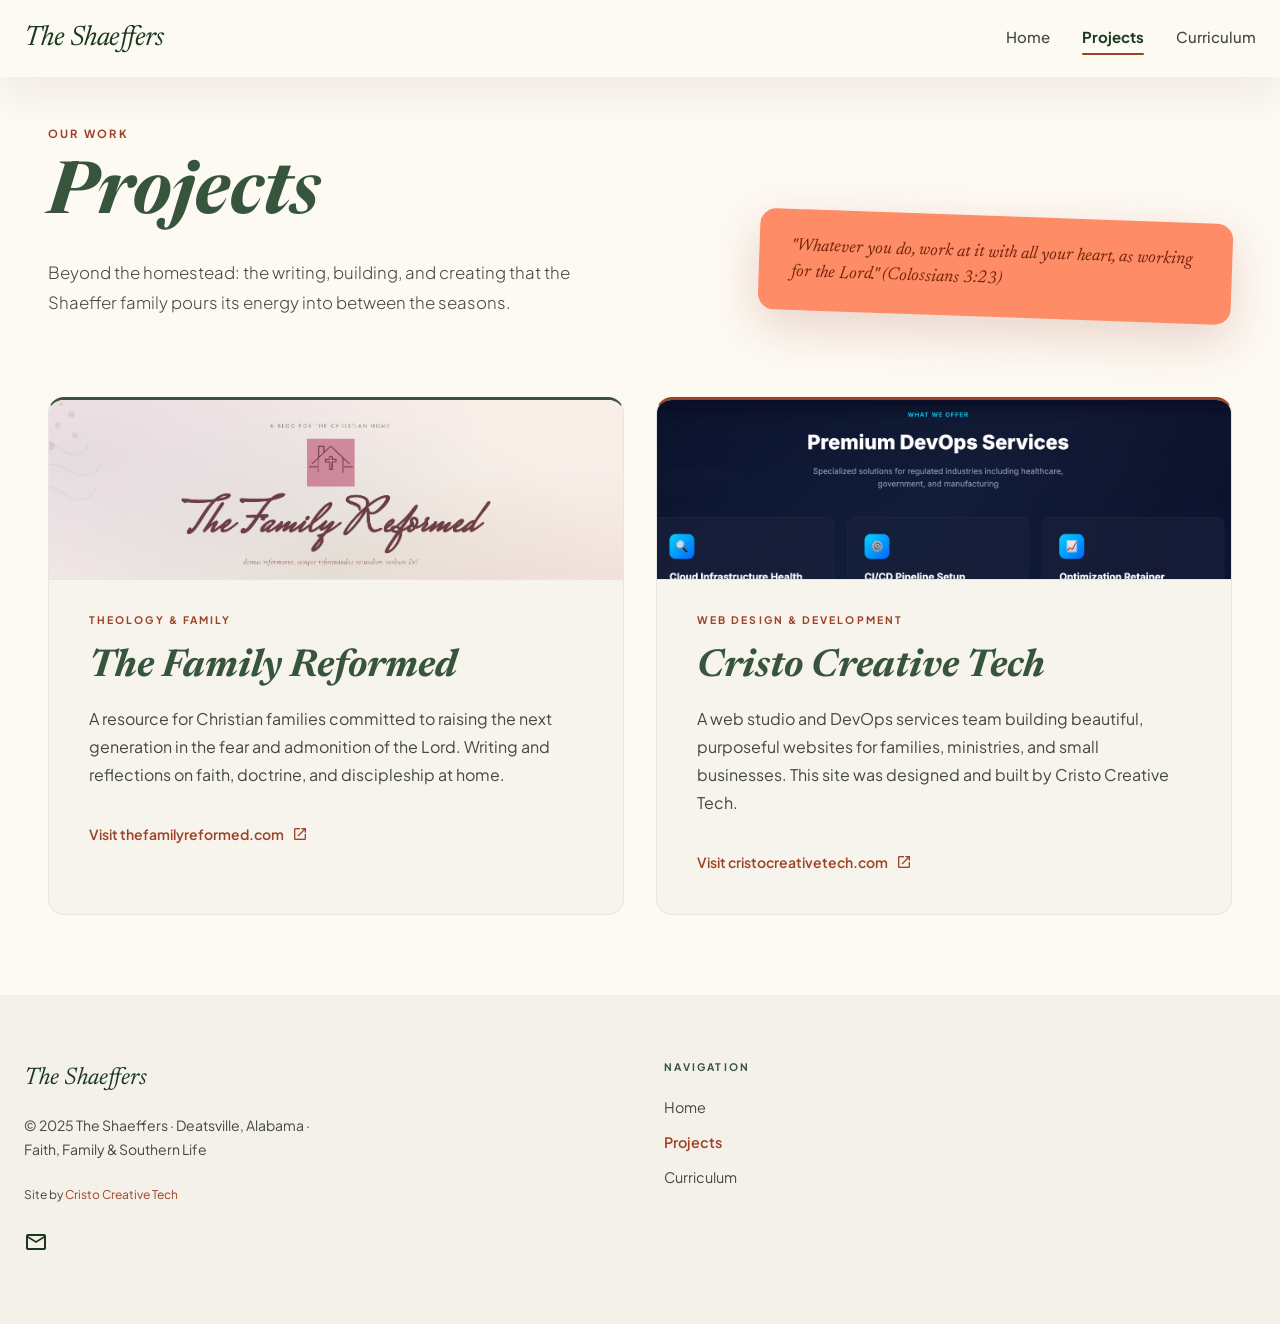
<file: projects.html>
<!DOCTYPE html>
<html lang="en">
<head>
  <meta charset="UTF-8">
  <!-- Google tag (gtag.js) -->
  <script async src="https://www.googletagmanager.com/gtag/js?id=G-ZSSDC7WDNK"></script>
  <script>
    window.dataLayer = window.dataLayer || [];
    function gtag(){dataLayer.push(arguments);}
    gtag('js', new Date());
    gtag('config', 'G-ZSSDC7WDNK');
  </script>
  <meta name="viewport" content="width=device-width, initial-scale=1.0, viewport-fit=cover">
  <title>Projects | The Shaeffers</title>
  <meta name="description" content="The Shaeffer family's ongoing projects, from theological writing to creative web work.">
  <link rel="preconnect" href="https://fonts.googleapis.com">
  <link rel="preconnect" href="https://fonts.gstatic.com" crossorigin>
  <link href="https://fonts.googleapis.com/css2?family=Newsreader:ital,opsz,wght@0,6..72,200..800;1,6..72,200..800&family=Plus+Jakarta+Sans:wght@200..800&display=swap" rel="stylesheet">
  <link href="https://fonts.googleapis.com/css2?family=Material+Symbols+Outlined:opsz,wght,FILL,GRAD@20..48,100..700,0..1,-50..200" rel="stylesheet">
  <link rel="manifest" href="/manifest.json">
  <link rel="apple-touch-icon" href="/icons/icon.svg">
  <meta name="theme-color" content="#37553d">
  <link rel="stylesheet" href="styles.css">
  <style>
    .projects-grid {
      max-width: 1280px;
      margin: 0 auto 5rem;
      padding: 0 1.5rem;
      display: grid;
      grid-template-columns: 1fr;
      gap: 2rem;
    }
    @media (min-width: 768px) {
      .projects-grid { grid-template-columns: 1fr 1fr; padding: 0 3rem; }
    }
    .project-card {
      display: block;
      border-radius: 1rem;
      overflow: hidden;
      background: var(--c-surface-low);
      border: 1px solid var(--c-outline-variant);
      padding: 2.5rem;
      transition: transform 0.3s ease, box-shadow 0.3s ease;
      text-decoration: none;
    }
    .project-card:hover {
      transform: translateY(-4px);
      box-shadow: 0 24px 48px rgba(28,28,24,0.10);
    }
    .project-card__eyebrow {
      display: block;
      font-size: 0.65rem;
      font-weight: 700;
      letter-spacing: 0.2em;
      text-transform: uppercase;
      color: var(--c-secondary);
      margin-bottom: 1rem;
    }
    .project-card__title {
      font-family: var(--font-serif);
      font-size: clamp(1.8rem, 3vw, 2.4rem);
      font-style: italic;
      color: var(--c-primary);
      line-height: 1.15;
      margin-bottom: 1rem;
    }
    .project-card__body {
      color: var(--c-on-surface-variant);
      font-size: 1rem;
      line-height: 1.75;
      margin-bottom: 2rem;
    }
    .project-card__link {
      display: inline-flex;
      align-items: center;
      gap: 0.5rem;
      font-size: 0.875rem;
      font-weight: 600;
      color: var(--c-secondary);
    }
    .project-card__link .material-symbols-outlined {
      font-size: 1rem;
      transition: transform 0.2s ease;
    }
    .project-card:hover .project-card__link .material-symbols-outlined {
      transform: translateX(4px);
    }
    .project-card--reformed { border-top: 3px solid var(--c-primary); }
    .project-card--cristo   { border-top: 3px solid var(--c-secondary); }
    .project-card__thumb {
      width: calc(100% + 5rem);
      margin: -2.5rem -2.5rem 2rem;
      height: 180px;
      overflow: hidden;
      border-bottom: 1px solid var(--c-outline-variant);
    }
    .project-card__thumb img {
      width: 100%;
      height: 100%;
      object-fit: cover;
      object-position: top center;
      display: block;
      transition: transform 0.4s ease;
    }
    .project-card:hover .project-card__thumb img {
      transform: scale(1.03);
    }
  </style>
</head>
<body>

  <nav class="site-nav" aria-label="Primary navigation">
    <div class="nav-inner">
      <a class="nav-brand" href="index.html">
        <span class="nav-title">The Shaeffers</span>
      </a>
      <div class="nav-links">
        <a href="index.html">Home</a>
        <a href="projects.html" class="active">Projects</a>
        <a href="curriculum.html">Curriculum</a>
      </div>
    </div>
  </nav>

  <main>

    <div class="hero-interior">
      <div class="hero-interior-grid">
        <div>
          <span class="hero-interior__eyebrow">Our Work</span>
          <h1 class="hero-interior__headline">Projects</h1>
          <p class="hero-interior__sub">Beyond the homestead: the writing, building, and creating that the Shaeffer family pours its energy into between the seasons.</p>
        </div>
        <div>
          <div class="hero-quote-card">
            <p>"Whatever you do, work at it with all your heart, as working for the Lord." (Colossians 3:23)</p>
          </div>
        </div>
      </div>
    </div>

    <div class="projects-grid">

      <a href="https://thefamilyreformed.com/" target="_blank" rel="noopener" class="project-card project-card--reformed">
        <div class="project-card__thumb">
          <img src="images/thefamilyreformed.png" alt="The Family Reformed website screenshot" loading="lazy">
        </div>
        <span class="project-card__eyebrow">Theology &amp; Family</span>
        <h2 class="project-card__title">The Family Reformed</h2>
        <p class="project-card__body">A resource for Christian families committed to raising the next generation in the fear and admonition of the Lord. Writing and reflections on faith, doctrine, and discipleship at home.</p>
        <span class="project-card__link">
          Visit thefamilyreformed.com
          <span class="material-symbols-outlined" aria-hidden="true">open_in_new</span>
        </span>
      </a>

      <a href="https://cristocreativetech.com/" target="_blank" rel="noopener" class="project-card project-card--cristo">
        <div class="project-card__thumb">
          <img src="images/cristocreativetech.png" alt="Cristo Creative Tech website screenshot" loading="lazy">
        </div>
        <span class="project-card__eyebrow">Web Design &amp; Development</span>
        <h2 class="project-card__title">Cristo Creative Tech</h2>
        <p class="project-card__body">A web studio and DevOps services team building beautiful, purposeful websites for families, ministries, and small businesses. This site was designed and built by Cristo Creative Tech.</p>
        <span class="project-card__link">
          Visit cristocreativetech.com
          <span class="material-symbols-outlined" aria-hidden="true">open_in_new</span>
        </span>
      </a>

    </div>

  </main>

  <footer class="site-footer">
    <div class="footer-inner">
      <div>
        <span class="footer-title">The Shaeffers</span>
        <p class="footer-copy">© 2025 The Shaeffers · Deatsville, Alabama · Faith, Family &amp; Southern Life</p>
        <p class="footer-copy" style="margin-top:0.5rem;font-size:0.75rem;">Site by <a href="https://cristocreativetech.com" target="_blank" rel="noopener" style="color:var(--c-secondary)">Cristo Creative Tech</a></p>
        <div class="footer-social">
          <a href="mailto:matt@theshaeffers.com" aria-label="Email us">
            <span class="material-symbols-outlined" aria-hidden="true">mail</span>
          </a>
        </div>
      </div>
      <div class="footer-nav-grid">
        <div class="footer-nav-col">
          <span class="footer-nav-heading">Navigation</span>
          <a href="index.html">Home</a>
          <a href="projects.html">Projects</a>
          <a href="curriculum.html">Curriculum</a>
        </div>
      </div>
    </div>
  </footer>

  <nav class="bottom-nav" aria-label="Mobile navigation">
    <a href="index.html" class="bottom-nav-item">
      <span class="material-symbols-outlined" aria-hidden="true">home</span>
      <span>Home</span>
    </a>
    <a href="projects.html" class="bottom-nav-item active">
      <span class="material-symbols-outlined" aria-hidden="true">folder_open</span>
      <span>Projects</span>
    </a>
    <a href="curriculum.html" class="bottom-nav-item">
      <span class="material-symbols-outlined" aria-hidden="true">school</span>
      <span>Curriculum</span>
    </a>
  </nav>

  <script src="main.js"></script>
</body>
</html>
</file>
<file: styles.css>
/* The Shaeffer Archivist Design System */

/* ========================================
   DESIGN TOKENS
   ======================================== */
:root {
  --c-primary: #37553d;
  --c-secondary: #9d4224;
  --c-tertiary: #28536b;
  --c-bg: #fdf9f3;
  --c-surface: #fdf9f3;
  --c-surface-low: #f7f3ed;
  --c-surface-container: #f1ede7;
  --c-surface-high: #ebe8e2;
  --c-surface-highest: #e6e2dc;
  --c-surface-lowest: #ffffff;
  --c-surface-dim: #dddad4;
  --c-on-surface: #1c1c18;
  --c-on-surface-variant: #424842;
  --c-on-primary: #ffffff;
  --c-on-secondary: #ffffff;
  --c-primary-container: #4f6d54;
  --c-primary-fixed: #c9ebcc;
  --c-on-primary-fixed: #cbedce;
  --c-secondary-container: #fe8c67;
  --c-secondary-fixed: #ffdbd0;
  --c-on-secondary-container: #742407;
  --c-tertiary-fixed: #c6e7ff;
  --c-tint: #48654d;
  --c-outline-variant: rgba(194, 200, 192, 0.3);
  --font-serif: 'Newsreader', Georgia, serif;
  --font-sans: 'Plus Jakarta Sans', system-ui, sans-serif;
  --radius-sm: 0.25rem;
  --radius-md: 0.5rem;
  --radius-lg: 0.75rem;
  --radius-xl: 1rem;
  --radius-2xl: 1.5rem;
  --radius-full: 9999px;
  --shadow-nav: 0 20px 40px rgba(28, 28, 24, 0.06);
  --shadow-mobile-nav: 0 -10px 30px rgba(28, 28, 24, 0.04);
  --shadow-card: 0 40px 80px rgba(28, 28, 24, 0.06);
  --shadow-polaroid: 0 8px 32px rgba(28, 28, 24, 0.1);
}

/* ========================================
   RESET & BASE
   ======================================== */
*, *::before, *::after { box-sizing: border-box; margin: 0; padding: 0; }
html { font-size: 16px; scroll-behavior: smooth; }
body {
  font-family: var(--font-sans);
  background: var(--c-bg);
  color: var(--c-on-surface);
  line-height: 1.6;
  min-height: 100dvh;
  padding-bottom: calc(5rem + env(safe-area-inset-bottom));
}
img { display: block; max-width: 100%; height: auto; }
a { color: inherit; text-decoration: none; }
button { cursor: pointer; font-family: var(--font-sans); border: none; }

/* ========================================
   TOP NAVIGATION
   ======================================== */
.site-nav {
  position: sticky;
  top: 0;
  z-index: 50;
  background: rgba(253, 249, 243, 0.82);
  backdrop-filter: blur(20px);
  -webkit-backdrop-filter: blur(20px);
  box-shadow: var(--shadow-nav);
}
.nav-inner {
  display: flex;
  align-items: center;
  justify-content: space-between;
  max-width: 1536px;
  margin: 0 auto;
  padding: 1rem 1.5rem;
}
.nav-brand { display: flex; align-items: center; gap: 1rem; }
.nav-crest {
  width: 2.5rem;
  height: 2.5rem;
  border-radius: var(--radius-full);
  object-fit: cover;
  background: var(--c-primary-container);
}
.nav-title {
  font-family: var(--font-serif);
  font-size: 1.75rem;
  font-style: italic;
  font-weight: 400;
  color: #1a3a20;
  letter-spacing: -0.02em;
}
.nav-links { display: none; gap: 2rem; align-items: center; }
.nav-links a {
  font-size: 0.9375rem;
  font-weight: 500;
  color: var(--c-on-surface-variant);
  transition: color 0.25s ease;
  position: relative;
  padding-bottom: 2px;
}
.nav-links a:hover { color: var(--c-secondary); }
.nav-links a.active { font-weight: 700; color: #1a3a20; }
.nav-links a.active::after {
  content: '';
  position: absolute;
  bottom: -4px;
  left: 0;
  right: 0;
  height: 2px;
  background: var(--c-secondary);
  border-radius: 2px;
}

/* ========================================
   BOTTOM NAVIGATION (MOBILE)
   ======================================== */
.bottom-nav {
  position: fixed;
  bottom: 0;
  left: 0;
  width: 100%;
  z-index: 50;
  display: flex;
  justify-content: space-around;
  align-items: center;
  padding: 0.75rem 1rem calc(1.5rem + env(safe-area-inset-bottom));
  background: rgba(250, 248, 245, 0.96);
  backdrop-filter: blur(12px);
  -webkit-backdrop-filter: blur(12px);
  border-radius: 1.5rem 1.5rem 0 0;
  box-shadow: var(--shadow-mobile-nav);
}
.bottom-nav-item {
  display: flex;
  flex-direction: column;
  align-items: center;
  gap: 0.15rem;
  padding: 0.35rem 0.9rem;
  border-radius: var(--radius-lg);
  color: var(--c-on-surface-variant);
  font-size: 0.65rem;
  font-family: var(--font-serif);
  font-style: italic;
  transition: all 0.2s ease;
}
.bottom-nav-item .material-symbols-outlined { font-size: 1.4rem; }
.bottom-nav-item.active {
  color: #7a2800;
  background: rgba(253, 219, 208, 0.55);
}

/* ========================================
   MATERIAL ICONS
   ======================================== */
.material-symbols-outlined {
  font-variation-settings: 'FILL' 0, 'wght' 400, 'GRAD' 0, 'opsz' 24;
}
.icon-fill {
  font-variation-settings: 'FILL' 1, 'wght' 400, 'GRAD' 0, 'opsz' 24;
}

/* ========================================
   DESKTOP NAV / BODY PADDING
   ======================================== */
@media (min-width: 768px) {
  body { padding-bottom: 0; }
  .nav-links { display: flex; }
  .bottom-nav { display: none; }
}

/* ========================================
   HERO / HOME PAGE
   ======================================== */
.hero-home {
  position: relative;
  min-height: 88vh;
  display: flex;
  flex-direction: column;
  justify-content: flex-end;
  padding: 1.5rem 1.5rem 6rem;
  overflow: hidden;
}
.hero-home__bg {
  position: absolute;
  inset: 0;
  z-index: 0;
}
.hero-home__bg img {
  width: 100%;
  height: 100%;
  object-fit: cover;
}
.hero-home__bg::after {
  content: '';
  position: absolute;
  inset: 0;
  background: linear-gradient(to top, var(--c-bg) 0%, rgba(253,249,243,0.3) 55%, transparent 100%);
}
.hero-home__content {
  position: relative;
  z-index: 1;
  max-width: 56rem;
  animation: fadeUp 0.75s ease both;
}
.hero-home__eyebrow {
  display: block;
  font-size: 0.7rem;
  font-weight: 700;
  letter-spacing: 0.2em;
  text-transform: uppercase;
  color: var(--c-secondary);
  margin-bottom: 1.25rem;
}
.hero-home__headline {
  font-family: var(--font-serif);
  font-size: clamp(3rem, 10vw, 7rem);
  font-style: italic;
  font-weight: 400;
  color: var(--c-primary);
  line-height: 0.9;
  letter-spacing: -0.03em;
  margin-bottom: 2rem;
}
.hero-home__headline span {
  display: block;
  padding-left: clamp(2rem, 6vw, 6rem);
}
.hero-home__sub {
  color: var(--c-on-surface-variant);
  max-width: 34rem;
  font-size: 1.05rem;
  line-height: 1.75;
  font-weight: 500;
}

@media (min-width: 768px) {
  .hero-home { padding: 1.5rem 3rem 8rem; }
}

/* ========================================
   MISSION STATEMENT
   ======================================== */
.mission { padding: 6rem 1.5rem; }
.mission-inner {
  max-width: 1280px;
  margin: 0 auto;
  display: grid;
  grid-template-columns: 1fr;
  gap: 3rem;
}
.mission-quote { position: relative; }
.mission-quote__blob {
  position: absolute;
  top: -3rem;
  left: -1.5rem;
  width: 8rem;
  height: 8rem;
  background: var(--c-secondary-fixed);
  border-radius: 50%;
  opacity: 0.25;
  filter: blur(3rem);
}
.mission-quote h2 {
  font-family: var(--font-serif);
  font-size: clamp(1.6rem, 3.5vw, 2.6rem);
  color: var(--c-primary);
  line-height: 1.3;
  position: relative;
  z-index: 1;
}
.mission-divider {
  width: 6rem;
  height: 1px;
  background: var(--c-secondary);
  margin-top: 2rem;
}
.mission-body p {
  color: var(--c-on-surface-variant);
  line-height: 1.8;
  margin-bottom: 2rem;
}
.heirloom-badge {
  display: inline-block;
  padding: 0.75rem 1.5rem;
  background: linear-gradient(135deg, var(--c-secondary) 0%, var(--c-secondary-container) 100%);
  color: var(--c-on-secondary);
  border-radius: var(--radius-md);
  font-weight: 700;
  box-shadow: 0 8px 32px rgba(157, 66, 36, 0.25);
  transform: rotate(-1deg) translateX(1rem);
}

@media (min-width: 768px) {
  .mission-inner {
    grid-template-columns: 7fr 5fr;
    gap: 5rem;
    align-items: center;
  }
}

/* ========================================
   HOME BENTO GRID
   ======================================== */
.bento-home { padding: 3rem 1.5rem; }
.bento-home-inner {
  max-width: 1536px;
  margin: 0 auto;
  display: grid;
  grid-template-columns: 1fr;
  gap: 2rem;
}
.bento-card {
  position: relative;
  border-radius: var(--radius-xl);
  overflow: hidden;
  background: var(--c-surface-high);
  aspect-ratio: 4 / 5;
  display: block;
}
.bento-card img {
  width: 100%;
  height: 100%;
  object-fit: cover;
  transition: transform 0.7s ease;
  position: absolute;
  inset: 0;
}
.bento-card:hover img { transform: scale(1.05); }
.bento-card__overlay {
  position: absolute;
  inset: 0;
  transition: background 0.35s ease;
}
.bento-card--journal .bento-card__overlay    { background: rgba(55, 85, 61, 0.25); }
.bento-card--adventures .bento-card__overlay { background: rgba(40, 83, 107, 0.25); }
.bento-card--roots .bento-card__overlay      { background: rgba(157, 66, 36, 0.25); }
.bento-card:hover .bento-card__overlay       { background: rgba(28, 28, 24, 0.42); }
.bento-card__content {
  position: absolute;
  bottom: 0;
  left: 0;
  padding: 2rem;
  width: 100%;
}
.bento-card__eyebrow {
  display: block;
  font-size: 0.65rem;
  font-weight: 700;
  letter-spacing: 0.18em;
  text-transform: uppercase;
  color: rgba(255,255,255,0.8);
  margin-bottom: 0.5rem;
}
.bento-card__title {
  font-family: var(--font-serif);
  font-size: 2.25rem;
  font-style: italic;
  color: #fff;
  margin-bottom: 1rem;
}
.bento-card__link {
  display: inline-flex;
  align-items: center;
  gap: 0.5rem;
  color: #fff;
  font-weight: 600;
  font-size: 0.9rem;
}
.bento-card__link .material-symbols-outlined {
  font-size: 1rem;
  transition: transform 0.2s ease;
}
.bento-card:hover .bento-card__link .material-symbols-outlined {
  transform: translateX(4px);
}

@media (min-width: 768px) {
  .bento-home-inner { grid-template-columns: repeat(3, 1fr); }
  .bento-home-inner .bento-card:nth-child(2) { margin-top: 3rem; }
}

/* ========================================
   ORDINARY MAGIC
   ======================================== */
.ordinary-magic {
  background: var(--c-surface-low);
  padding: 8rem 1.5rem;
}
.ordinary-magic-inner {
  max-width: 1280px;
  margin: 0 auto;
  display: grid;
  grid-template-columns: 1fr;
  gap: 5rem;
  align-items: center;
}
.polaroid {
  display: inline-block;
  padding: 1.5rem 1.5rem 3rem;
  background: var(--c-surface-lowest);
  border-radius: var(--radius-md);
  box-shadow: var(--shadow-polaroid);
  transform: rotate(2deg);
  max-width: 28rem;
}
.polaroid img { width: 100%; border-radius: 2px; }
.polaroid__caption {
  font-family: var(--font-serif);
  font-style: italic;
  color: var(--c-on-surface-variant);
  text-align: center;
  margin-top: 1.25rem;
  font-size: 0.875rem;
}
.ordinary-magic__title {
  font-family: var(--font-serif);
  font-size: clamp(2rem, 5vw, 3.25rem);
  color: var(--c-primary);
  margin-bottom: 2rem;
  line-height: 1.15;
}
.ordinary-magic__title em { color: var(--c-secondary); font-style: italic; }
.ordinary-magic__body {
  color: var(--c-on-surface-variant);
  font-size: 1.05rem;
  line-height: 1.8;
}

@media (min-width: 768px) {
  .ordinary-magic-inner { grid-template-columns: 1fr 1fr; }
}

/* ========================================
   INTERIOR PAGE HERO
   ======================================== */
.hero-interior {
  padding: 3rem 1.5rem 0;
  max-width: 1280px;
  margin: 0 auto;
}
.hero-interior-grid {
  display: grid;
  grid-template-columns: 1fr;
  gap: 2.5rem;
  align-items: flex-end;
  margin-bottom: 5rem;
  animation: fadeUp 0.7s ease both;
}
.hero-interior__eyebrow {
  display: block;
  font-size: 0.7rem;
  font-weight: 700;
  letter-spacing: 0.2em;
  text-transform: uppercase;
  color: var(--c-secondary);
  margin-bottom: 1rem;
}
.hero-interior__headline {
  font-family: var(--font-serif);
  font-size: clamp(2.5rem, 7vw, 4.5rem);
  font-style: italic;
  color: var(--c-primary);
  line-height: 1.05;
  margin-bottom: 1.5rem;
}
.hero-interior__sub {
  font-size: 1.05rem;
  color: var(--c-on-surface-variant);
  line-height: 1.75;
  max-width: 34rem;
  font-weight: 300;
}
.hero-quote-card {
  background: var(--c-secondary-container);
  padding: 1.5rem 2rem;
  border-radius: var(--radius-xl);
  transform: rotate(2deg);
  box-shadow: 0 1rem 3rem rgba(157, 66, 36, 0.2);
}
.hero-quote-card p {
  font-family: var(--font-serif);
  font-style: italic;
  font-size: 1.1rem;
  color: var(--c-on-secondary-container);
  line-height: 1.5;
}
.hero-photo-wrap { position: relative; }
.hero-photo-card {
  aspect-ratio: 4/5;
  border-radius: var(--radius-xl);
  overflow: hidden;
  box-shadow: 0 2rem 5rem rgba(28,28,24,0.14);
  transform: rotate(2deg);
  transition: transform 0.7s ease;
}
.hero-photo-card:hover { transform: rotate(0deg); }
.hero-photo-card img { width: 100%; height: 100%; object-fit: cover; }
.hero-badge {
  display: none;
  position: absolute;
  bottom: -1.5rem;
  left: -1.5rem;
  background: var(--c-secondary);
  color: var(--c-on-secondary);
  padding: 1.5rem 2rem;
  border-radius: var(--radius-lg);
  box-shadow: 0 2rem 4rem rgba(28,28,24,0.18);
  max-width: 20rem;
}
.hero-badge p {
  font-family: var(--font-serif);
  font-style: italic;
  font-size: 1.15rem;
  line-height: 1.4;
}

@media (min-width: 768px) {
  .hero-interior { padding: 3rem 3rem 0; }
  .hero-interior-grid { grid-template-columns: 7fr 5fr; gap: 3rem; }
  .hero-badge { display: block; }
}

/* ========================================
   ADVENTURES GRID
   ======================================== */
.adv-container {
  max-width: 1280px;
  margin: 0 auto;
  padding: 0 1.5rem 6rem;
  display: flex;
  flex-direction: column;
  gap: 2rem;
}
.adv-row {
  display: grid;
  grid-template-columns: 1fr;
  gap: 2rem;
}
@media (min-width: 768px) {
  .adv-container { padding: 0 3rem 6rem; }
  .adv-row--8-4 { grid-template-columns: 2fr 1fr; }
  .adv-row--4-8 { grid-template-columns: 1fr 2fr; }
}
.adv-card {
  position: relative;
  border-radius: var(--radius-xl);
  overflow: hidden;
  background: var(--c-surface-high);
  cursor: default;
}
.adv-img-wrap {
  position: relative;
  overflow: hidden;
  border-radius: var(--radius-xl);
}
.adv-img-wrap img {
  width: 100%;
  height: 100%;
  object-fit: cover;
  display: block;
  transition: transform 0.7s ease;
}
.adv-card:hover .adv-img-wrap img { transform: scale(1.05); }
.adv-img-wrap--16-9  { aspect-ratio: 16 / 9; }
.adv-img-wrap--4-5   { aspect-ratio: 4 / 5; }
.adv-img-wrap--1-1   { aspect-ratio: 1; }
.adv-img-wrap--2-1   { aspect-ratio: 2 / 1; }
.adv-img-wrap--tall  { min-height: 340px; height: 100%; }

.adv-hover-overlay {
  position: absolute;
  inset: 0;
  background: linear-gradient(to top, rgba(0,0,0,0.65) 0%, transparent 55%);
  opacity: 0;
  transition: opacity 0.4s ease;
  display: flex;
  flex-direction: column;
  justify-content: flex-end;
  padding: 2rem;
  border-radius: var(--radius-xl);
}
.adv-hover-overlay span {
  color: rgba(255,255,255,0.8);
  font-size: 0.8rem;
  font-weight: 500;
  margin-bottom: 0.35rem;
}
.adv-hover-overlay h3 {
  font-family: var(--font-serif);
  font-style: italic;
  font-size: 1.75rem;
  color: #fff;
}
.adv-card:hover .adv-hover-overlay { opacity: 1; }
.adv-meta { margin-top: 1.25rem; }
.adv-meta__row {
  display: flex;
  justify-content: space-between;
  align-items: flex-start;
  gap: 1rem;
}
.adv-meta__title {
  font-family: var(--font-serif);
  font-style: italic;
  font-size: 1.35rem;
  color: var(--c-primary);
  margin-bottom: 0.35rem;
}
.adv-meta__body { font-size: 0.875rem; color: var(--c-on-surface-variant); max-width: 36rem; }
.adv-tag {
  flex-shrink: 0;
  font-size: 0.7rem;
  font-weight: 700;
  background: var(--c-tertiary-fixed);
  color: var(--c-tertiary);
  padding: 0.2rem 0.7rem;
  border-radius: var(--radius-full);
}

/* ========================================
   HEIRLOOM RIBBON
   ======================================== */
.heirloom-ribbon {
  background: linear-gradient(135deg, var(--c-secondary) 0%, var(--c-secondary-container) 100%);
  border-radius: var(--radius-xl);
  padding: 2rem 2.5rem;
  transform: rotate(-1deg);
  box-shadow: 0 1rem 3rem rgba(157, 66, 36, 0.22);
  display: flex;
  flex-direction: column;
  gap: 1.5rem;
}
.heirloom-ribbon__body {
  display: flex;
  align-items: flex-start;
  gap: 1rem;
}
.heirloom-ribbon .material-symbols-outlined {
  font-size: 2rem;
  color: #fff;
  flex-shrink: 0;
  font-variation-settings: 'FILL' 1, 'wght' 400, 'GRAD' 0, 'opsz' 24;
}
.heirloom-ribbon p {
  font-family: var(--font-serif);
  font-style: italic;
  font-size: 1.05rem;
  color: #fff;
  line-height: 1.55;
}

@media (min-width: 768px) {
  .heirloom-ribbon { flex-direction: row; align-items: center; justify-content: space-between; }
}

/* ========================================
   ADVENTURES OUTRO
   ======================================== */
.adv-outro {
  max-width: 1280px;
  margin: 0 auto;
  padding: 0 1.5rem 4rem;
}
@media (min-width: 768px) { .adv-outro { padding: 0 3rem 4rem; } }
.outro-card {
  background: var(--c-surface-container);
  border-radius: 2.5rem;
  padding: 4rem 2rem;
  text-align: center;
  position: relative;
  overflow: hidden;
}
.outro-card::before {
  content: '';
  position: absolute;
  top: -6rem; right: -6rem;
  width: 16rem; height: 16rem;
  background: rgba(157, 66, 36, 0.08);
  border-radius: 50%;
  filter: blur(3rem);
}
.outro-card::after {
  content: '';
  position: absolute;
  bottom: -6rem; left: -6rem;
  width: 16rem; height: 16rem;
  background: rgba(40, 83, 107, 0.08);
  border-radius: 50%;
  filter: blur(3rem);
}
.outro-card__title {
  font-family: var(--font-serif);
  font-style: italic;
  font-size: clamp(2rem, 5vw, 3rem);
  color: var(--c-primary);
  margin-bottom: 1rem;
  position: relative;
  z-index: 1;
}
.outro-card__sub {
  color: var(--c-on-surface-variant);
  font-size: 1.05rem;
  max-width: 36rem;
  margin: 0 auto 2.5rem;
  line-height: 1.75;
  position: relative;
  z-index: 1;
}

/* ========================================
   BUTTONS
   ======================================== */
.btn-primary {
  display: inline-flex;
  align-items: center;
  gap: 0.5rem;
  padding: 0.875rem 2rem;
  background: var(--c-primary);
  color: var(--c-on-primary);
  border-radius: var(--radius-md);
  font-weight: 700;
  font-size: 0.9375rem;
  transition: background 0.2s ease, transform 0.15s ease;
  position: relative;
  z-index: 1;
  text-decoration: none;
}
.btn-primary:hover { background: var(--c-tint); transform: translateY(-1px); }

/* ========================================
   JOURNAL GRID
   ======================================== */
.journal-section {
  max-width: 1280px;
  margin: 0 auto;
  padding: 0 1.5rem 6rem;
}
.section-title {
  font-family: var(--font-serif);
  font-size: 1.875rem;
  color: var(--c-primary);
  margin-bottom: 3rem;
}
.journal-grid {
  display: grid;
  grid-template-columns: 1fr;
  gap: 1.5rem;
}
@media (min-width: 768px) {
  .journal-section { padding: 0 3rem 6rem; }
  .journal-grid { grid-template-columns: repeat(4, 1fr); }
  .j-card--featured { grid-column: span 2; grid-row: span 2; }
  .j-card--horizontal { grid-column: span 2; }
}
.j-card {
  border-radius: 1.25rem;
  overflow: hidden;
  background: var(--c-surface-lowest);
}
.j-card--featured {
  padding: 1.5rem;
  display: flex;
  flex-direction: column;
  gap: 1rem;
}
.j-card--featured .card-img {
  aspect-ratio: 16/9;
  border-radius: var(--radius-lg);
  overflow: hidden;
  position: relative;
}
.j-card--featured .card-img img {
  width: 100%;
  height: 100%;
  object-fit: cover;
  transition: transform 0.7s ease;
}
.j-card--featured:hover .card-img img { transform: scale(1.04); }
.card-tag {
  position: absolute;
  top: 0.75rem;
  left: 0.75rem;
  background: rgba(40, 83, 107, 0.88);
  backdrop-filter: blur(4px);
  color: #fff;
  font-size: 0.62rem;
  font-weight: 700;
  letter-spacing: 0.1em;
  text-transform: uppercase;
  padding: 0.25rem 0.65rem;
  border-radius: var(--radius-full);
}
.j-card__title {
  font-family: var(--font-serif);
  font-size: 1.35rem;
  color: #1a3a20;
  line-height: 1.25;
}
.j-card__body {
  font-size: 0.9rem;
  color: var(--c-on-surface-variant);
  line-height: 1.7;
  display: -webkit-box;
  -webkit-line-clamp: 3;
  -webkit-box-orient: vertical;
  overflow: hidden;
}
.j-card__date { font-size: 0.75rem; color: var(--c-on-surface-variant); margin-top: auto; padding-top: 1rem; }
.j-card--horizontal {
  padding: 1.5rem;
  display: flex;
  gap: 1.25rem;
  align-items: center;
  background: var(--c-surface-low);
}
.j-card--horizontal .card-thumb {
  width: 30%;
  flex-shrink: 0;
  aspect-ratio: 1;
  border-radius: var(--radius-lg);
  overflow: hidden;
}
.j-card--horizontal .card-thumb img { width: 100%; height: 100%; object-fit: cover; }
.j-card--horizontal .card-sub-label {
  display: block;
  font-size: 0.62rem;
  font-weight: 700;
  letter-spacing: 0.15em;
  text-transform: uppercase;
  color: var(--c-secondary);
  margin-bottom: 0.35rem;
}
.j-card--horizontal .j-card__title { font-size: 1rem; }
.j-card--horizontal .j-card__body { -webkit-line-clamp: 2; font-size: 0.8rem; }
.j-card--cta {
  background: var(--c-primary);
  color: var(--c-on-primary);
  padding: 2rem;
  display: flex;
  flex-direction: column;
  justify-content: space-between;
  gap: 1rem;
}
.j-card--cta .material-symbols-outlined { font-size: 2.5rem; }
.j-card--cta .j-card__title {
  font-family: var(--font-serif);
  font-style: italic;
  font-size: 1.25rem;
  color: #fff;
}
.j-card--cta .j-card__body { font-size: 0.8rem; color: var(--c-primary-fixed); }
.j-card--image { position: relative; min-height: 200px; }
.j-card--image img {
  width: 100%;
  height: 100%;
  object-fit: cover;
  position: absolute;
  inset: 0;
  transition: transform 0.7s ease;
}
.j-card--image:hover img { transform: scale(1.07); }
.card-caption {
  position: absolute;
  inset: 0;
  background: linear-gradient(to top, rgba(0,0,0,0.65) 0%, transparent 50%);
  display: flex;
  align-items: flex-end;
  padding: 1.5rem;
}
.card-caption p {
  font-family: var(--font-serif);
  font-style: italic;
  color: #fff;
  font-size: 1rem;
}

/* ========================================
   HEIRLOOM QUOTE SECTION
   ======================================== */
.heirloom-quote-wrap {
  position: relative;
  padding: 5rem 1.5rem;
  margin: 0 1.5rem 6rem;
  text-align: center;
}
.heirloom-quote-wrap::before {
  content: '';
  position: absolute;
  inset: 0;
  background: var(--c-surface-high);
  border-radius: 2rem;
  transform: rotate(-1deg) scale(1.04);
}
.heirloom-quote-inner {
  position: relative;
  z-index: 1;
  max-width: 48rem;
  margin: 0 auto;
}
.heirloom-divider {
  width: 6rem;
  height: 1px;
  background: var(--c-secondary);
  margin: 0 auto;
}
.heirloom-divider + * { margin-top: 2.5rem; }
.heirloom-quote {
  font-family: var(--font-serif);
  font-style: italic;
  font-size: clamp(1.5rem, 4vw, 2.75rem);
  color: var(--c-primary);
  line-height: 1.3;
  margin-bottom: 1.5rem;
}
.heirloom-attribution {
  font-size: 0.68rem;
  font-weight: 700;
  letter-spacing: 0.2em;
  text-transform: uppercase;
  color: var(--c-secondary);
  margin-bottom: 2.5rem;
  display: block;
}

/* ========================================
   CURRICULUM REVIEWS
   ======================================== */
.curriculum-section {
  max-width: 1280px;
  margin: 0 auto;
  padding: 0 1.5rem 8rem;
}
@media (min-width: 768px) { .curriculum-section { padding: 0 3rem 8rem; } }
.curriculum-title {
  font-family: var(--font-serif);
  font-size: 2.25rem;
  color: #1a3a20;
  text-align: center;
  margin-bottom: 3rem;
}
.curriculum-row {
  display: grid;
  grid-template-columns: 1fr;
  gap: 0.75rem;
  padding: 2rem 1rem;
  border-bottom: 1px solid var(--c-outline-variant);
  border-radius: var(--radius-xl);
  transition: background 0.25s ease;
}
.curriculum-row:hover { background: var(--c-surface-low); }
.curriculum-num { font-size: 1.1rem; font-weight: 700; color: var(--c-surface-dim); }
.curriculum-name { font-family: var(--font-serif); font-size: 1.2rem; color: var(--c-primary); margin-bottom: 0.2rem; }
.curriculum-method {
  font-size: 0.68rem;
  font-weight: 700;
  text-transform: uppercase;
  letter-spacing: 0.1em;
  color: var(--c-secondary);
}
.curriculum-review {
  font-size: 0.9rem;
  color: var(--c-on-surface-variant);
  line-height: 1.7;
  font-style: italic;
}
.curriculum-stars { display: flex; gap: 0.1rem; color: #7a3010; }
.curriculum-stars .material-symbols-outlined {
  font-size: 1.1rem;
  font-variation-settings: 'FILL' 1, 'wght' 400, 'GRAD' 0, 'opsz' 24;
}
.curriculum-stars .star-half {
  font-variation-settings: 'FILL' 0, 'wght' 400, 'GRAD' 0, 'opsz' 24;
}

@media (min-width: 768px) {
  .curriculum-row {
    grid-template-columns: 2fr 3fr 5fr 2fr;
    align-items: center;
    gap: 0;
  }
  .curriculum-review { padding-right: 2rem; }
  .curriculum-stars { justify-content: flex-end; }
}

/* ========================================
   ROOTS SHELL PAGE
   ======================================== */
.roots-hero {
  min-height: 60vh;
  display: flex;
  flex-direction: column;
  align-items: center;
  justify-content: center;
  text-align: center;
  padding: 6rem 1.5rem;
  max-width: 48rem;
  margin: 0 auto;
  animation: fadeUp 0.75s ease both;
}
.roots-hero__crest {
  width: 5rem;
  height: 5rem;
  border-radius: 50%;
  object-fit: cover;
  box-shadow: var(--shadow-polaroid);
  margin-bottom: 2.5rem;
}
.roots-hero__headline {
  font-family: var(--font-serif);
  font-style: italic;
  font-size: clamp(2.5rem, 8vw, 5rem);
  color: var(--c-primary);
  margin-bottom: 1.5rem;
  line-height: 1.1;
}
.roots-hero__sub {
  font-size: 1.05rem;
  color: var(--c-on-surface-variant);
  line-height: 1.8;
  margin-bottom: 2rem;
}
.roots-hero__tag {
  font-size: 0.68rem;
  font-weight: 700;
  letter-spacing: 0.2em;
  text-transform: uppercase;
  color: var(--c-secondary);
  display: block;
}
.roots-explore {
  background: var(--c-surface-container);
  padding: 5rem 1.5rem;
}
.roots-explore-inner {
  max-width: 1280px;
  margin: 0 auto;
}
.roots-explore-title {
  font-family: var(--font-serif);
  font-size: clamp(1.75rem, 4vw, 2.5rem);
  color: var(--c-primary);
  text-align: center;
  margin-bottom: 0.75rem;
}
.roots-explore-sub {
  text-align: center;
  color: var(--c-on-surface-variant);
  max-width: 32rem;
  margin: 0 auto 3rem;
  line-height: 1.7;
}
.roots-cards {
  display: grid;
  grid-template-columns: 1fr;
  gap: 1.5rem;
}
@media (min-width: 768px) {
  .roots-cards { grid-template-columns: repeat(2, 1fr); }
}
.roots-link-card {
  background: var(--c-surface-lowest);
  border-radius: var(--radius-xl);
  padding: 2rem;
  display: flex;
  align-items: center;
  gap: 1.5rem;
  transition: transform 0.25s ease, box-shadow 0.25s ease;
  text-decoration: none;
  color: inherit;
}
.roots-link-card:hover {
  transform: translateY(-4px);
  box-shadow: var(--shadow-card);
}
.roots-link-card__icon {
  width: 3.5rem;
  height: 3.5rem;
  background: var(--c-primary);
  border-radius: var(--radius-lg);
  display: flex;
  align-items: center;
  justify-content: center;
  color: var(--c-on-primary);
  flex-shrink: 0;
}
.roots-link-card__title {
  font-family: var(--font-serif);
  font-style: italic;
  font-size: 1.35rem;
  color: var(--c-primary);
  margin-bottom: 0.25rem;
}
.roots-link-card__sub { font-size: 0.875rem; color: var(--c-on-surface-variant); }

/* ========================================
   FOOTER
   ======================================== */
.site-footer {
  background: #f4f0ea;
  padding: 4rem 1.5rem;
  margin-top: 4rem;
}
.footer-inner {
  max-width: 1280px;
  margin: 0 auto;
  display: grid;
  grid-template-columns: 1fr;
  gap: 3rem;
}
.footer-title {
  font-family: var(--font-serif);
  font-style: italic;
  font-size: 1.5rem;
  color: #1a3a20;
  display: block;
  margin-bottom: 1rem;
}
.footer-copy {
  font-size: 0.875rem;
  color: var(--c-on-surface-variant);
  max-width: 20rem;
  line-height: 1.7;
  margin-bottom: 1.5rem;
}
.footer-social { display: flex; gap: 1rem; }
.footer-social a { color: #1a3a20; transition: color 0.2s ease; }
.footer-social a:hover { color: var(--c-secondary); }
.footer-nav-grid { display: grid; grid-template-columns: repeat(2, 1fr); gap: 2rem; }
.footer-nav-col { display: flex; flex-direction: column; gap: 0.75rem; }
.footer-nav-heading {
  display: block;
  font-size: 0.65rem;
  font-weight: 700;
  letter-spacing: 0.2em;
  text-transform: uppercase;
  color: var(--c-primary);
  margin-bottom: 0.5rem;
}
.footer-nav-col a {
  font-size: 0.9rem;
  color: var(--c-on-surface-variant);
  transition: color 0.2s ease;
}
.footer-nav-col a:hover { color: #1a3a20; text-decoration: underline; text-decoration-color: rgba(157,66,36,0.35); text-underline-offset: 3px; }
.footer-nav-col a.active { color: var(--c-secondary); font-weight: 600; }

@media (min-width: 768px) {
  .footer-inner { grid-template-columns: 1fr 1fr; align-items: flex-start; }
}

/* ========================================
   ANIMATION
   ======================================== */
@keyframes fadeUp {
  from { opacity: 0; transform: translateY(1.5rem); }
  to   { opacity: 1; transform: translateY(0); }
}

/* ========================================
   NAV TITLE WAVE
   ======================================== */
.nav-title .letter {
  display: inline-block;
  transition: color 0.3s ease;
}
.nav-title:hover .letter {
  color: var(--c-secondary);
  animation: letterWave 0.45s cubic-bezier(0.34, 1.56, 0.64, 1) both;
  animation-delay: calc(var(--i) * 0.04s);
}
@keyframes letterWave {
  0%   { transform: translateY(0)    rotate(0deg)  scale(1); }
  35%  { transform: translateY(-7px) rotate(-5deg) scale(1.15); }
  65%  { transform: translateY(3px)  rotate(3deg)  scale(0.92); }
  82%  { transform: translateY(-2px) rotate(-1deg) scale(1.04); }
  100% { transform: translateY(0)    rotate(0deg)  scale(1); }
}

/* ========================================
   SCROLL SLIDE-IN
   ======================================== */
.slide-ready {
  opacity: 0;
  transition: opacity 0.75s ease, transform 0.75s cubic-bezier(0.25, 0.46, 0.45, 0.94);
}
.slide-ready.slide-from-left  { transform: translateX(-80px); }
.slide-ready.slide-from-right { transform: translateX(80px); }
.slide-ready.slide-in         { opacity: 1; transform: translateX(0); }

@media (prefers-reduced-motion: reduce) {
  .slide-ready { opacity: 1; transform: none; transition: none; }
  .nav-title:hover .letter { animation: none; }
}
</file>
